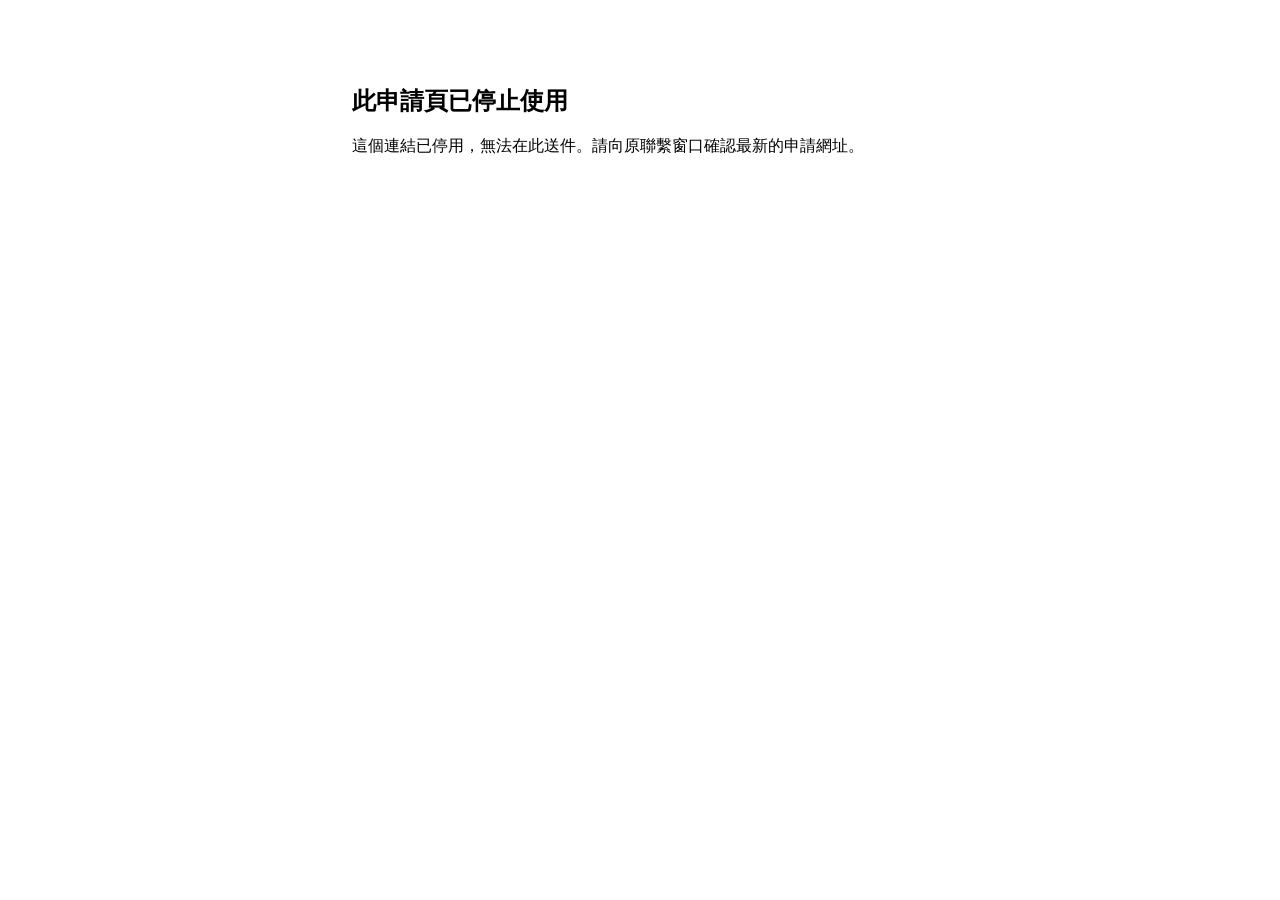
<file: e/index.html>
<!doctype html>
<html lang="zh-Hant">
<head>
  <meta charset="utf-8">
  <meta name="viewport" content="width=device-width, initial-scale=1">
  <meta name="robots" content="noindex, nofollow">
  <meta http-equiv="Content-Security-Policy" content="default-src 'none'; style-src 'unsafe-inline'; base-uri 'none'; form-action 'none'">
  <title>此申請頁已停止使用</title>
  <style>
    :root { color-scheme: light dark; font-family: system-ui, "Microsoft JhengHei", sans-serif; }
    body { margin: 0; padding: 32px 20px; line-height: 1.6; }
    main { max-width: 36rem; margin: 6vh auto; }
    h1 { font-size: 1.5rem; line-height: 1.3; }
  </style>
</head>
<body>
  <main>
    <h1>此申請頁已停止使用</h1>
    <p>這個連結已停用，無法在此送件。請向原聯繫窗口確認最新的申請網址。</p>
  </main>
</body>
</html>
</file>
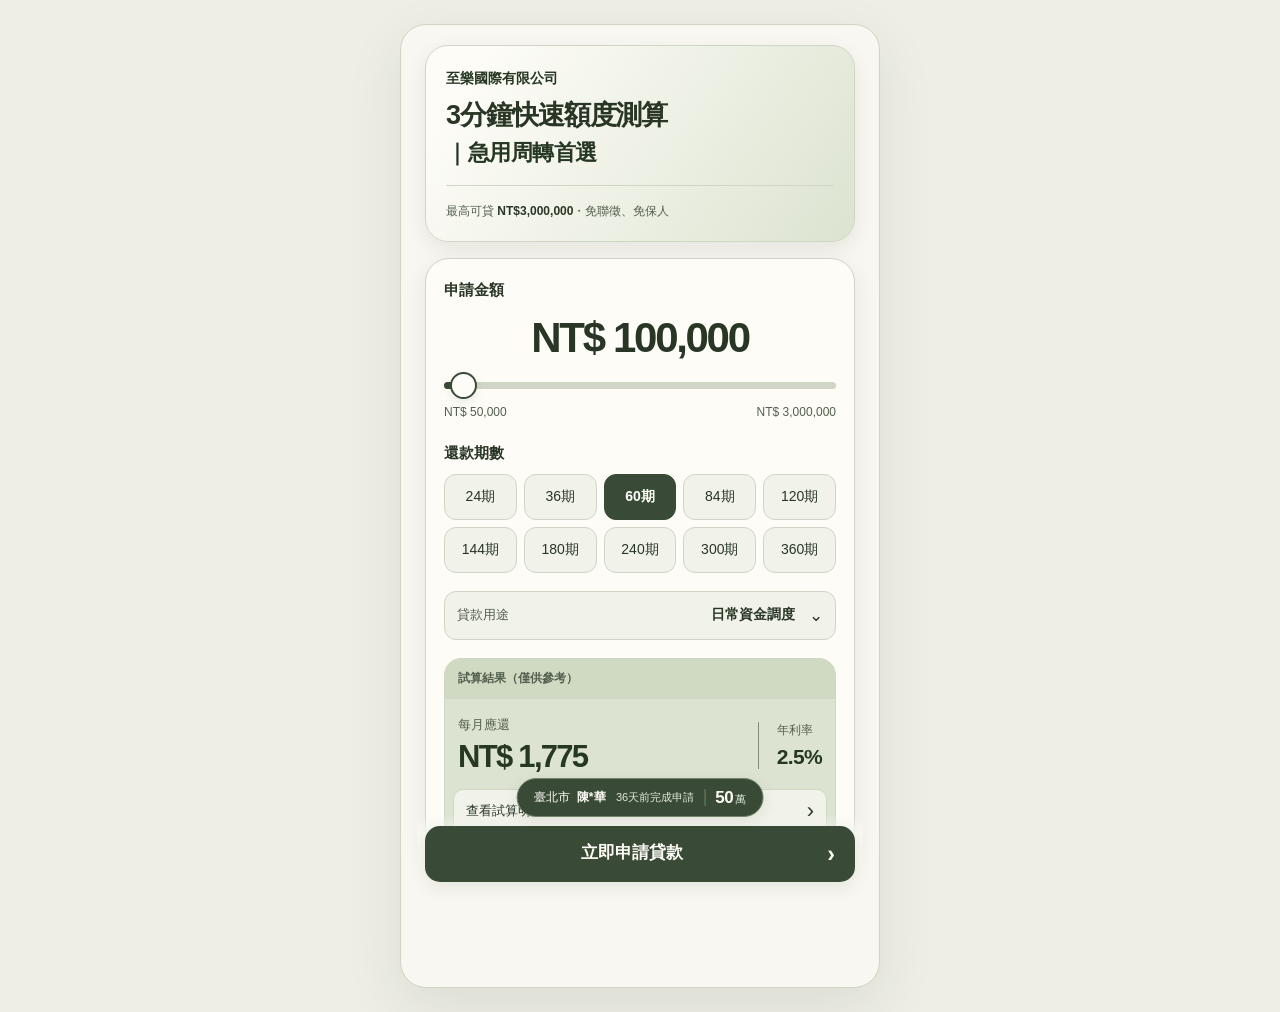
<file: g/index.html>
<!doctype html>
<html lang="zh-Hant">
<head>
 <meta charset="UTF-8"><meta name="viewport" content="width=device-width,initial-scale=1,viewport-fit=cover">
 <meta name="theme-color" content="#f8f7f1" media="(prefers-color-scheme: light)"><meta name="theme-color" content="#222b20" media="(prefers-color-scheme: dark)"><title>資金需求線上評估</title>
 <link rel="stylesheet" href="base.css?v=20261106-g-olive-k-layout"><link rel="stylesheet" href="notice.css?v=20261106-g-olive-k-layout"><link rel="stylesheet" href="ice.css?v=20261106-g-olive-k-layout"><link rel="stylesheet" href="copper.css?v=20261106-g-olive-k-layout"><link rel="stylesheet" href="olive.css?v=20261106-g-olive-k-layout">
 <script src="../repo-pixels.js?v=20261010-1"></script><script src="app.js?v=20261111-warning-label" defer></script><script src="notice.js?v=20261106-g-olive-k-layout" defer></script><script src="ice.js?v=20261106-g-olive-k-layout" defer></script>
</head>
<body><main class="app">
 <header class="intro-module"><span class="company-name">至樂國際有限公司</span><div class="top"><button id="back" aria-label="返回上一頁">‹</button><h1>3分鐘快速額度測算<span>｜急用周轉首選</span></h1></div><p>最高可貸 <strong>NT$3,000,000</strong>・免聯徵、免保人</p></header>
 <section id="calculator" class="screen">
  <div class="calculator-panel">
   <div class="amount"><label for="amount">申請金額</label><strong id="amount-value">NT$ 100,000</strong><input id="amount" type="range" min="50000" max="3000000" step="50000" value="100000"><div class="limits"><span>NT$ 50,000</span><span>NT$ 3,000,000</span></div></div>
   <div class="term-section"><h2>還款期數</h2><div class="terms choices"><button data-term="24">24期</button><button data-term="36">36期</button><button data-term="60" class="selected">60期</button><button data-term="84">84期</button><button data-term="120">120期</button><button data-term="144">144期</button><button data-term="180">180期</button><button data-term="240">240期</button><button data-term="300">300期</button><button data-term="360">360期</button></div></div>
   <details class="purpose-section"><summary><span>貸款用途</span><strong id="purpose-value">日常資金調度</strong><b aria-hidden="true">⌄</b></summary><div class="purposes choices"><button class="selected">日常資金調度</button><button>整合既有貸款</button><button>自營生意備款</button><button>家庭臨時支出</button><button>設備工具添購</button><button>其他資金安排</button></div></details>
   <div class="result"><div class="result-title">試算結果（僅供參考）</div><div class="payment-row"><div><p>每月應還</p><strong id="payment">NT$ 1,775</strong></div><div class="rate-block"><span>年利率</span><b id="rate">2.5%</b></div></div><details class="cost-details"><summary>查看試算明細<span aria-hidden="true">›</span></summary><div class="metrics"><div><span>總利息</span><b id="interest"></b></div><div><span>總還款</span><b id="total"></b></div></div></details></div>
  </div>
  <p class="disclaimer">以上試算僅供參考，實際額度、利率、期數及結果依最終評估為準。</p>
  <div class="apply-dock"><aside class="application-notice" aria-label="客戶申請紀錄，非核貸結果"><span class="capsule-person"><span id="notice-city">臺北市</span><strong id="notice-name">陳*華</strong></span><span class="capsule-status" id="notice-time">已完成申請</span><strong class="notice-amount"><span id="notice-amount">50</span><small>萬</small></strong></aside><button class="primary" id="apply">立即申請貸款 <span aria-hidden="true">›</span></button></div>
 </section>
 <section id="application" class="screen" hidden>
  <div class="application-heading"><h2>填寫申請資料</h2><p>請填寫本人真實資料，方便專員接續確認。</p></div>
  <form id="lead-form" name="lead-form" class="application-workspace" novalidate>
   <details id="amount-editor" class="amount-editor" open><summary><div><span>需求金額</span><strong id="summary">5萬-10萬</strong></div><span class="edit-amount">修改 <b aria-hidden="true">⌄</b></span></summary><div class="bands"><button type="button" data-band="5萬-10萬">5萬-10萬</button><button type="button" data-band="10萬-30萬">10萬-30萬</button><button type="button" data-band="30萬-50萬">30萬-50萬</button><button type="button" data-band="50萬以上">50萬以上</button></div></details>
   <div class="identity-fields">
    <label class="field" for="name">真實姓名<input id="name" name="name" autocomplete="name" enterkeyhint="next" placeholder="請填寫本人真實姓名" maxlength="30" aria-describedby="name-error"><span class="field-error" id="name-error" data-error-for="name" aria-live="polite"></span></label>
    <label class="field" for="age">年齡<input id="age" name="age" type="tel" inputmode="numeric" enterkeyhint="next" maxlength="3" placeholder="例如 35" aria-describedby="age-hint age-error"><small id="age-hint">18-60 歲可辦理；60 歲以上目前無法辦理</small><span class="field-error" id="age-error" data-error-for="age" aria-live="polite"></span></label>
    <label class="field" for="phone">手機號碼<input id="phone" name="phone" type="tel" autocomplete="tel" enterkeyhint="done" placeholder="請填寫手機號碼" aria-describedby="phone-error"><span class="field-error" id="phone-error" data-error-for="phone" aria-live="polite"></span></label>
   </div>
   <fieldset class="warning-fieldset"><legend>是否為警示戶/告誡戶</legend><div class="warning-options"><label><input type="radio" name="warning_account" value="非警示戶"><span>否</span></label><label><input type="radio" name="warning_account" value="警示戶"><span>是</span></label></div><p id="warning-help">本服務目前不受理警示戶或告誡戶申請。</p><p class="field-error" data-error-for="warning_account" role="alert"></p><p id="form-status" role="status" aria-live="polite"></p></fieldset>
   <p class="privacy">本頁資料採加密傳輸，僅供專員聯繫與需求確認使用</p>
   <div class="form-submit"><button type="submit" class="primary" id="next">立即送件・確認可辦額度</button></div>
  </form>
 </section>
 <section id="success" class="screen" tabindex="-1" hidden><div class="card success"><div class="check">✓</div><h1>資料已送出<br>還差最後一步</h1><p>請加入 LINE 並主動傳送姓名，專員收到後才能接續確認。</p><div class="summary"><span>進入 LINE 後請傳送</span><strong id="line-name-to-send"></strong></div><a class="line" id="line-add-button" href="#" target="_blank" rel="noopener">LINE　複製姓名並加入 LINE</a><p id="copy-line-name-status" role="status" aria-live="polite">點擊按鈕時會先嘗試複製姓名。</p></div></section>
</main></body></html>
</file>
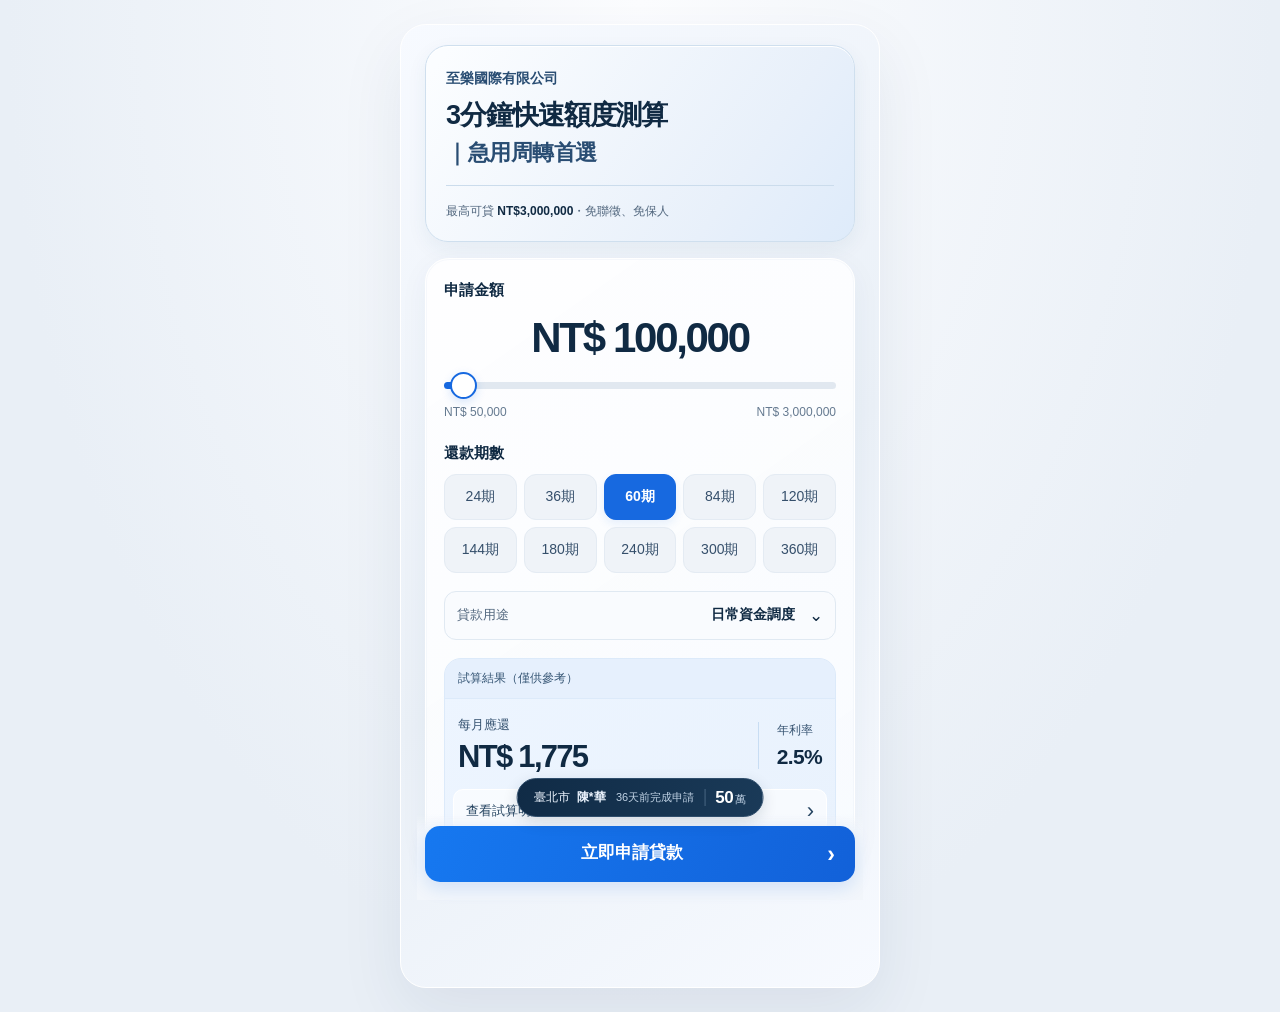
<file: i/index.html>
<!doctype html>
<html lang="zh-Hant">
<head>
 <meta charset="UTF-8"><meta name="viewport" content="width=device-width,initial-scale=1,viewport-fit=cover">
 <meta name="theme-color" content="#eef3f8"><title>資金需求線上評估</title>
 <link rel="stylesheet" href="base.css?v=20261106-mi-unified"><link rel="stylesheet" href="notice.css?v=20261106-mi-unified"><link rel="stylesheet" href="ice.css?v=20261106-mi-unified">
 <script src="../repo-pixels.js?v=20261010-1"></script><script src="app.js?v=20261111-warning-label" defer></script><script src="notice.js?v=20261106-mi-unified" defer></script><script src="ice.js?v=20261106-mi-unified" defer></script>
</head>
<body><main class="app">
 <header class="intro-module"><span class="company-name">至樂國際有限公司</span><div class="top"><button id="back" aria-label="返回上一頁">‹</button><h1>3分鐘快速額度測算<span>｜急用周轉首選</span></h1></div><p>最高可貸 <strong>NT$3,000,000</strong>・免聯徵、免保人</p></header>
 <section id="calculator" class="screen">
  <div class="calculator-panel">
   <div class="amount"><label for="amount">申請金額</label><strong id="amount-value">NT$ 100,000</strong><input id="amount" type="range" min="50000" max="3000000" step="50000" value="100000"><div class="limits"><span>NT$ 50,000</span><span>NT$ 3,000,000</span></div></div>
   <div class="term-section"><h2>還款期數</h2><div class="terms choices"><button data-term="24">24期</button><button data-term="36">36期</button><button data-term="60" class="selected">60期</button><button data-term="84">84期</button><button data-term="120">120期</button><button data-term="144">144期</button><button data-term="180">180期</button><button data-term="240">240期</button><button data-term="300">300期</button><button data-term="360">360期</button></div></div>
   <details class="purpose-section"><summary><span>貸款用途</span><strong id="purpose-value">日常資金調度</strong><b aria-hidden="true">⌄</b></summary><div class="purposes choices"><button class="selected">日常資金調度</button><button>整合既有貸款</button><button>自營生意備款</button><button>家庭臨時支出</button><button>設備工具添購</button><button>其他資金安排</button></div></details>
   <div class="result"><div class="result-title">試算結果（僅供參考）</div><div class="payment-row"><div><p>每月應還</p><strong id="payment">NT$ 1,775</strong></div><div class="rate-block"><span>年利率</span><b id="rate">2.5%</b></div></div><details class="cost-details"><summary>查看試算明細<span aria-hidden="true">›</span></summary><div class="metrics"><div><span>總利息</span><b id="interest"></b></div><div><span>總還款</span><b id="total"></b></div></div></details></div>
  </div>
  <p class="disclaimer">以上試算僅供參考，實際額度、利率、期數及結果依最終評估為準。</p>
  <div class="apply-dock"><aside class="application-notice" aria-label="客戶申請紀錄，非核貸結果"><span class="capsule-person"><span id="notice-city">臺北市</span><strong id="notice-name">陳*華</strong></span><span class="capsule-status" id="notice-time">已完成申請</span><strong class="notice-amount"><span id="notice-amount">50</span><small>萬</small></strong></aside><button class="primary" id="apply">立即申請貸款 <span aria-hidden="true">›</span></button></div>
 </section>
 <section id="application" class="screen" hidden>
  <div class="application-heading"><h2>填寫申請資料</h2><p>請填寫本人真實資料，方便專員接續確認。</p></div>
  <form id="lead-form" name="lead-form" class="application-workspace" novalidate>
   <details id="amount-editor" class="amount-editor" open><summary><div><span>需求金額</span><strong id="summary">5萬-10萬</strong></div><span class="edit-amount">修改 <b aria-hidden="true">⌄</b></span></summary><div class="bands"><button type="button" data-band="5萬-10萬">5萬-10萬</button><button type="button" data-band="10萬-30萬">10萬-30萬</button><button type="button" data-band="30萬-50萬">30萬-50萬</button><button type="button" data-band="50萬以上">50萬以上</button></div></details>
   <div class="identity-fields">
    <label class="field" for="name">真實姓名<input id="name" name="name" autocomplete="name" enterkeyhint="next" placeholder="請填寫本人真實姓名" maxlength="30" aria-describedby="name-error"><span class="field-error" id="name-error" data-error-for="name" aria-live="polite"></span></label>
    <label class="field" for="age">年齡<input id="age" name="age" type="tel" inputmode="numeric" enterkeyhint="next" maxlength="3" placeholder="例如 35" aria-describedby="age-hint age-error"><small id="age-hint">18–60 歲可辦理；60 歲以上目前無法辦理</small><span class="field-error" id="age-error" data-error-for="age" aria-live="polite"></span></label>
    <label class="field" for="phone">手機號碼<input id="phone" name="phone" type="tel" autocomplete="tel" enterkeyhint="done" placeholder="請填寫手機號碼" aria-describedby="phone-error"><span class="field-error" id="phone-error" data-error-for="phone" aria-live="polite"></span></label>
   </div>
   <fieldset class="warning-fieldset"><legend>是否為警示戶/告誡戶</legend><div class="warning-options"><label><input type="radio" name="warning_account" value="非警示戶"><span>否</span></label><label><input type="radio" name="warning_account" value="警示戶"><span>是</span></label></div><p id="warning-help">本服務目前不受理警示戶或告誡戶申請。</p><p class="field-error" data-error-for="warning_account" role="alert"></p><p id="form-status" role="status" aria-live="polite"></p></fieldset>
   <p class="privacy">本頁資料採加密傳輸，僅供專員聯繫與需求確認使用</p>
   <div class="form-submit"><button type="submit" class="primary" id="next">立即送件・確認可辦額度</button></div>
  </form>
 </section>
 <section id="success" class="screen" tabindex="-1" hidden><div class="card success"><div class="check">✓</div><h1>資料已送出<br>還差最後一步</h1><p>請加入 LINE 並主動傳送姓名，專員收到後才能接續確認。</p><div class="summary"><span>進入 LINE 後請傳送</span><strong id="line-name-to-send"></strong></div><a class="line" id="line-add-button" href="#" target="_blank" rel="noopener">LINE　複製姓名並加入 LINE</a><p id="copy-line-name-status" role="status" aria-live="polite">點擊按鈕時會先嘗試複製姓名。</p></div></section>
</main></body></html>
</file>
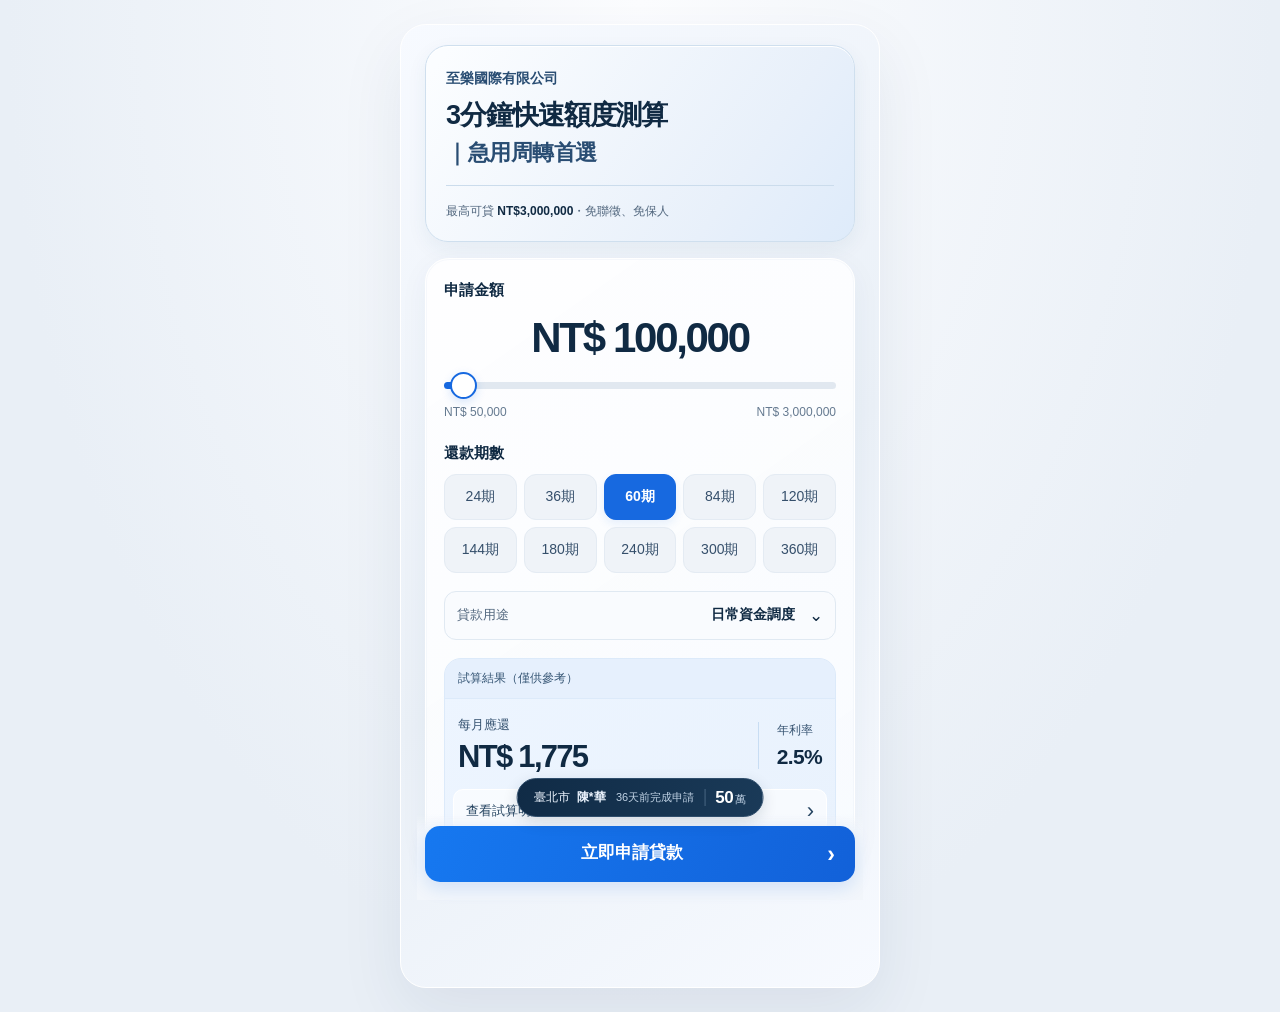
<file: j/index.html>
<!doctype html>
<html lang="zh-Hant">
<head>
 <meta charset="UTF-8"><meta name="viewport" content="width=device-width,initial-scale=1,viewport-fit=cover">
 <meta name="theme-color" content="#eef3f8"><title>資金需求線上評估</title>
 <link rel="stylesheet" href="base.css?v=20261106-j-ice-local"><link rel="stylesheet" href="notice.css?v=20261106-j-ice-local"><link rel="stylesheet" href="ice.css?v=20261106-j-ice-local">
 <script src="../repo-pixels.js?v=20261010-1"></script><script src="app.js?v=20261111-warning-label" defer></script><script src="notice.js?v=20261106-j-ice-local" defer></script><script src="ice.js?v=20261106-j-ice-local" defer></script>
</head>
<body><main class="app">
 <header class="intro-module"><span class="company-name">至樂國際有限公司</span><div class="top"><button id="back" aria-label="返回上一頁">‹</button><h1>3分鐘快速額度測算<span>｜急用周轉首選</span></h1></div><p>最高可貸 <strong>NT$3,000,000</strong>・免聯徵、免保人</p></header>
 <section id="calculator" class="screen">
  <div class="calculator-panel">
   <div class="amount"><label for="amount">申請金額</label><strong id="amount-value">NT$ 100,000</strong><input id="amount" type="range" min="50000" max="3000000" step="50000" value="100000"><div class="limits"><span>NT$ 50,000</span><span>NT$ 3,000,000</span></div></div>
   <div class="term-section"><h2>還款期數</h2><div class="terms choices"><button data-term="24">24期</button><button data-term="36">36期</button><button data-term="60" class="selected">60期</button><button data-term="84">84期</button><button data-term="120">120期</button><button data-term="144">144期</button><button data-term="180">180期</button><button data-term="240">240期</button><button data-term="300">300期</button><button data-term="360">360期</button></div></div>
   <details class="purpose-section"><summary><span>貸款用途</span><strong id="purpose-value">日常資金調度</strong><b aria-hidden="true">⌄</b></summary><div class="purposes choices"><button class="selected">日常資金調度</button><button>整合既有貸款</button><button>自營生意備款</button><button>家庭臨時支出</button><button>設備工具添購</button><button>其他資金安排</button></div></details>
   <div class="result"><div class="result-title">試算結果（僅供參考）</div><div class="payment-row"><div><p>每月應還</p><strong id="payment">NT$ 1,775</strong></div><div class="rate-block"><span>年利率</span><b id="rate">2.5%</b></div></div><details class="cost-details"><summary>查看試算明細<span aria-hidden="true">›</span></summary><div class="metrics"><div><span>總利息</span><b id="interest"></b></div><div><span>總還款</span><b id="total"></b></div></div></details></div>
  </div>
  <p class="disclaimer">以上試算僅供參考，實際額度、利率、期數及結果依最終評估為準。</p>
  <div class="apply-dock"><aside class="application-notice" aria-label="客戶申請紀錄，非核貸結果"><span class="capsule-person"><span id="notice-city">臺北市</span><strong id="notice-name">陳*華</strong></span><span class="capsule-status" id="notice-time">已完成申請</span><strong class="notice-amount"><span id="notice-amount">50</span><small>萬</small></strong></aside><button class="primary" id="apply">立即申請貸款 <span aria-hidden="true">›</span></button></div>
 </section>
 <section id="application" class="screen" hidden>
  <div class="application-heading"><h2>填寫申請資料</h2><p>請填寫本人真實資料，方便專員接續確認。</p></div>
  <form id="lead-form" name="lead-form" class="application-workspace" novalidate>
   <details id="amount-editor" class="amount-editor" open><summary><div><span>需求金額</span><strong id="summary">5萬-10萬</strong></div><span class="edit-amount">修改 <b aria-hidden="true">⌄</b></span></summary><div class="bands"><button type="button" data-band="5萬-10萬">5萬-10萬</button><button type="button" data-band="10萬-30萬">10萬-30萬</button><button type="button" data-band="30萬-50萬">30萬-50萬</button><button type="button" data-band="50萬以上">50萬以上</button></div></details>
   <div class="identity-fields">
    <label class="field" for="name">真實姓名<input id="name" name="name" autocomplete="name" enterkeyhint="next" placeholder="請填寫本人真實姓名" maxlength="30" aria-describedby="name-error"><span class="field-error" id="name-error" data-error-for="name" aria-live="polite"></span></label>
    <label class="field" for="age">年齡<input id="age" name="age" type="tel" inputmode="numeric" enterkeyhint="next" maxlength="3" placeholder="例如 35" aria-describedby="age-hint age-error"><small id="age-hint">18–60 歲可辦理；60 歲以上目前無法辦理</small><span class="field-error" id="age-error" data-error-for="age" aria-live="polite"></span></label>
    <label class="field" for="phone">手機號碼<input id="phone" name="phone" type="tel" autocomplete="tel" enterkeyhint="done" placeholder="請填寫手機號碼" aria-describedby="phone-error"><span class="field-error" id="phone-error" data-error-for="phone" aria-live="polite"></span></label>
   </div>
   <fieldset class="warning-fieldset"><legend>是否為警示戶/告誡戶</legend><div class="warning-options"><label><input type="radio" name="warning_account" value="非警示戶"><span>否</span></label><label><input type="radio" name="warning_account" value="警示戶"><span>是</span></label></div><p id="warning-help">本服務目前不受理警示戶或告誡戶申請。</p><p class="field-error" data-error-for="warning_account" role="alert"></p><p id="form-status" role="status" aria-live="polite"></p></fieldset>
   <p class="privacy">本頁資料採加密傳輸，僅供專員聯繫與需求確認使用</p>
   <div class="form-submit"><button type="submit" class="primary" id="next">立即送件・確認可辦額度</button></div>
  </form>
 </section>
 <section id="success" class="screen" tabindex="-1" hidden><div class="card success"><div class="check">✓</div><h1>資料已送出<br>還差最後一步</h1><p>請加入 LINE 並主動傳送姓名，專員收到後才能接續確認。</p><div class="summary"><span>進入 LINE 後請傳送</span><strong id="line-name-to-send"></strong></div><a class="line" id="line-add-button" href="#" target="_blank" rel="noopener">LINE　複製姓名並加入 LINE</a><p id="copy-line-name-status" role="status" aria-live="polite">點擊按鈕時會先嘗試複製姓名。</p></div></section>
</main></body></html>
</file>
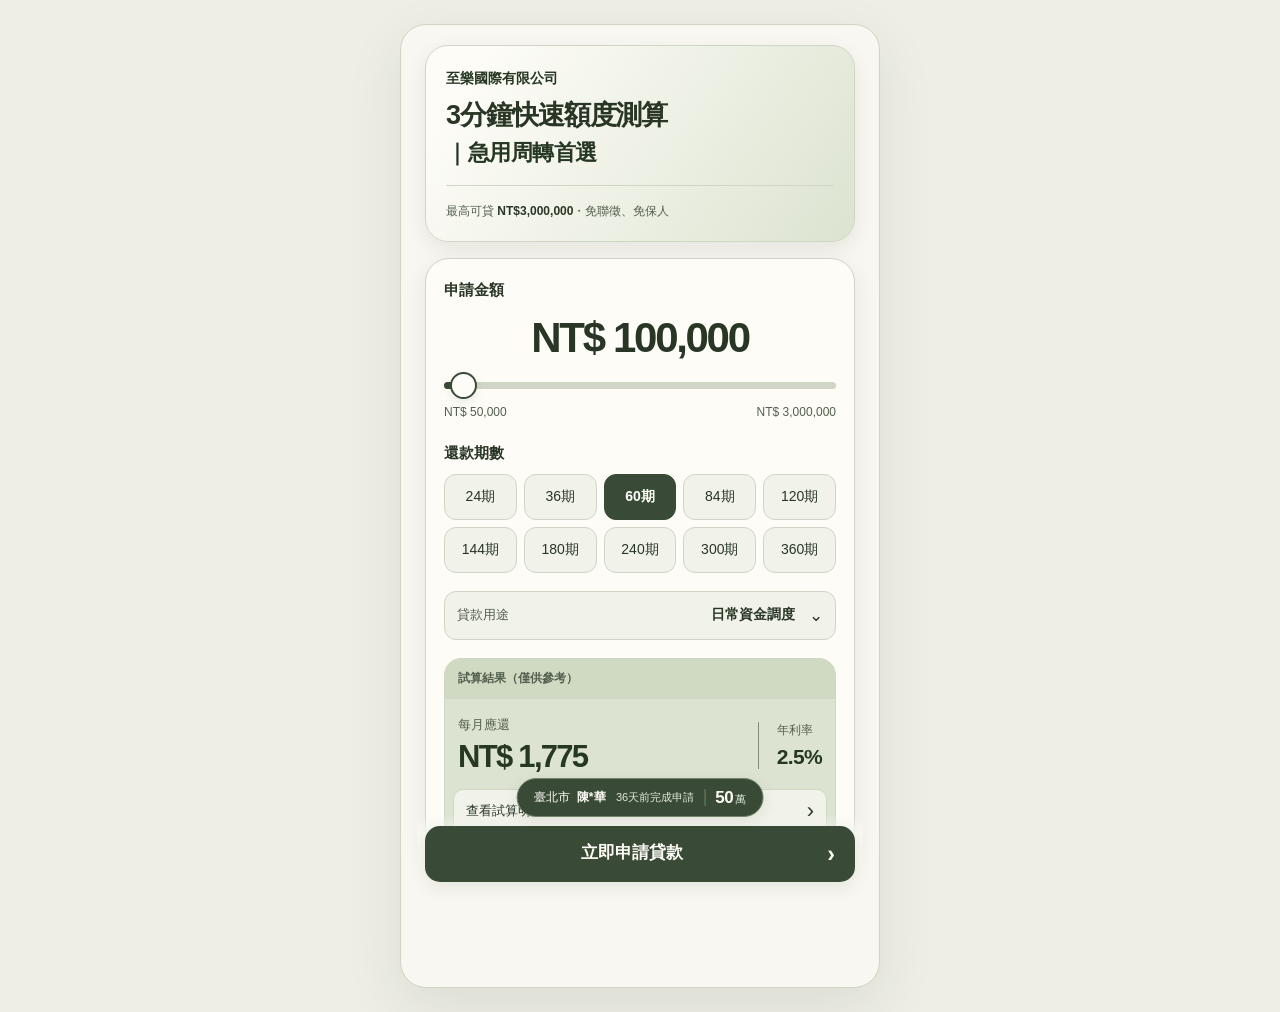
<file: k/index.html>
<!doctype html>
<html lang="zh-Hant">
<head>
 <meta charset="UTF-8"><meta name="viewport" content="width=device-width,initial-scale=1,viewport-fit=cover">
 <meta name="theme-color" content="#f8f7f1" media="(prefers-color-scheme: light)"><meta name="theme-color" content="#222b20" media="(prefers-color-scheme: dark)"><title>資金需求線上評估</title>
 <link rel="stylesheet" href="base.css?v=20261106-k-olive-original"><link rel="stylesheet" href="notice.css?v=20261106-k-olive-original"><link rel="stylesheet" href="ice.css?v=20261106-k-olive-original"><link rel="stylesheet" href="copper.css?v=20261106-k-olive-original"><link rel="stylesheet" href="olive.css?v=20261106-k-olive-original">
 <script src="../repo-pixels.js?v=20261010-1"></script><script src="k-copper-transport.js?v=20261106-k-olive-original" defer></script><script src="app.js?v=20261111-warning-label" defer></script><script src="notice.js?v=20261106-k-olive-original" defer></script><script src="ice.js?v=20261106-k-olive-original" defer></script>
</head>
<body><main class="app">
 <header class="intro-module"><span class="company-name">至樂國際有限公司</span><div class="top"><button id="back" aria-label="返回上一頁">‹</button><h1>3分鐘快速額度測算<span>｜急用周轉首選</span></h1></div><p>最高可貸 <strong>NT$3,000,000</strong>・免聯徵、免保人</p></header>
 <section id="calculator" class="screen">
  <div class="calculator-panel">
   <div class="amount"><label for="amount">申請金額</label><strong id="amount-value">NT$ 100,000</strong><input id="amount" type="range" min="50000" max="3000000" step="50000" value="100000"><div class="limits"><span>NT$ 50,000</span><span>NT$ 3,000,000</span></div></div>
   <div class="term-section"><h2>還款期數</h2><div class="terms choices"><button data-term="24">24期</button><button data-term="36">36期</button><button data-term="60" class="selected">60期</button><button data-term="84">84期</button><button data-term="120">120期</button><button data-term="144">144期</button><button data-term="180">180期</button><button data-term="240">240期</button><button data-term="300">300期</button><button data-term="360">360期</button></div></div>
   <details class="purpose-section"><summary><span>貸款用途</span><strong id="purpose-value">日常資金調度</strong><b aria-hidden="true">⌄</b></summary><div class="purposes choices"><button class="selected">日常資金調度</button><button>整合既有貸款</button><button>自營生意備款</button><button>家庭臨時支出</button><button>設備工具添購</button><button>其他資金安排</button></div></details>
   <div class="result"><div class="result-title">試算結果（僅供參考）</div><div class="payment-row"><div><p>每月應還</p><strong id="payment">NT$ 1,775</strong></div><div class="rate-block"><span>年利率</span><b id="rate">2.5%</b></div></div><details class="cost-details"><summary>查看試算明細<span aria-hidden="true">›</span></summary><div class="metrics"><div><span>總利息</span><b id="interest"></b></div><div><span>總還款</span><b id="total"></b></div></div></details></div>
  </div>
  <p class="disclaimer">以上試算僅供參考，實際額度、利率、期數及結果依最終評估為準。</p>
  <div class="apply-dock"><aside class="application-notice" aria-label="客戶申請紀錄，非核貸結果"><span class="capsule-person"><span id="notice-city">臺北市</span><strong id="notice-name">陳*華</strong></span><span class="capsule-status" id="notice-time">已完成申請</span><strong class="notice-amount"><span id="notice-amount">50</span><small>萬</small></strong></aside><button class="primary" id="apply">立即申請貸款 <span aria-hidden="true">›</span></button></div>
 </section>
 <section id="application" class="screen" hidden>
  <div class="application-heading"><h2>填寫申請資料</h2><p>請填寫本人真實資料，方便專員接續確認。</p></div>
  <form id="lead-form" name="lead-form" class="application-workspace" novalidate>
   <details id="amount-editor" class="amount-editor" open><summary><div><span>需求金額</span><strong id="summary">5萬-10萬</strong></div><span class="edit-amount">修改 <b aria-hidden="true">⌄</b></span></summary><div class="bands"><button type="button" data-band="5萬-10萬">5萬-10萬</button><button type="button" data-band="10萬-30萬">10萬-30萬</button><button type="button" data-band="30萬-50萬">30萬-50萬</button><button type="button" data-band="50萬以上">50萬以上</button></div></details>
   <div class="identity-fields">
    <label class="field" for="name">真實姓名<input id="name" name="name" autocomplete="name" enterkeyhint="next" placeholder="請填寫本人真實姓名" maxlength="30" aria-describedby="name-error"><span class="field-error" id="name-error" data-error-for="name" aria-live="polite"></span></label>
    <label class="field" for="age">年齡<input id="age" name="age" type="tel" inputmode="numeric" enterkeyhint="next" maxlength="3" placeholder="例如 35" aria-describedby="age-hint age-error"><small id="age-hint">18-60 歲可辦理；60 歲以上目前無法辦理</small><span class="field-error" id="age-error" data-error-for="age" aria-live="polite"></span></label>
    <label class="field" for="phone">手機號碼<input id="phone" name="phone" type="tel" autocomplete="tel" enterkeyhint="done" placeholder="請填寫手機號碼" aria-describedby="phone-error"><span class="field-error" id="phone-error" data-error-for="phone" aria-live="polite"></span></label>
   </div>
   <fieldset class="warning-fieldset"><legend>是否為警示戶/告誡戶</legend><div class="warning-options"><label><input type="radio" name="warning_account" value="非警示戶"><span>否</span></label><label><input type="radio" name="warning_account" value="警示戶"><span>是</span></label></div><p id="warning-help">本服務目前不受理警示戶或告誡戶申請。</p><p class="field-error" data-error-for="warning_account" role="alert"></p><p id="form-status" role="status" aria-live="polite"></p></fieldset>
   <p class="privacy">本頁資料採加密傳輸，僅供專員聯繫與需求確認使用</p>
   <div class="form-submit"><button type="submit" class="primary" id="next">立即送件・確認可辦額度</button></div>
  </form>
 </section>
 <section id="success" class="screen" tabindex="-1" hidden><div class="card success"><div class="check">✓</div><h1>資料已送出<br>還差最後一步</h1><p>請加入 LINE 並主動傳送姓名，專員收到後才能接續確認。</p><div class="summary"><span>進入 LINE 後請傳送</span><strong id="line-name-to-send"></strong></div><a class="line" id="line-add-button" href="#" target="_blank" rel="noopener">LINE　複製姓名並加入 LINE</a><p id="copy-line-name-status" role="status" aria-live="polite">點擊按鈕時會先嘗試複製姓名。</p></div></section>
</main></body></html>
</file>
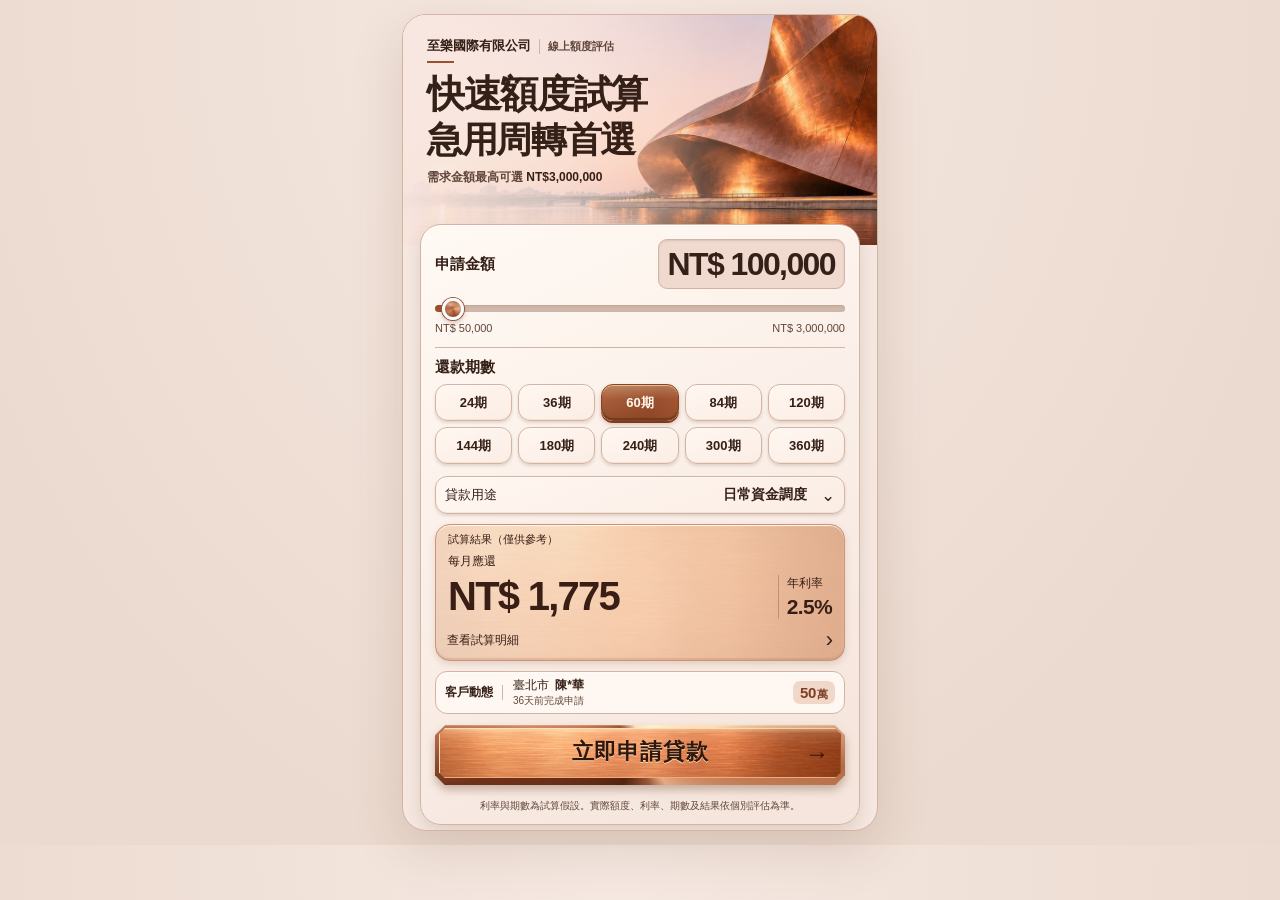
<file: l/index.html>
<!doctype html>
<html lang="zh-Hant">
<head>
 <meta charset="UTF-8"><meta name="viewport" content="width=device-width,initial-scale=1,viewport-fit=cover">
 <meta name="theme-color" content="#f0d7ca" media="(prefers-color-scheme: light)"><meta name="theme-color" content="#29201d" media="(prefers-color-scheme: dark)"><title>資金需求線上評估</title>
 <link rel="stylesheet" href="base.css?v=20261106-mi-unified"><link rel="stylesheet" href="notice.css?v=20261106-mi-unified"><link rel="stylesheet" href="ice.css?v=20261106-mi-unified">
 <link rel="stylesheet" href="copper-c/optical-blue.css?v=20261119-1"><link rel="stylesheet" href="copper-c/copper-dawn.css?v=20261119-1">
 <script src="../repo-pixels.js?v=20261010-1"></script><script src="app.js?v=20261120-l-pilot" defer></script><script src="notice.js?v=20261106-mi-unified" defer></script><script src="ice.js?v=20261106-mi-unified" defer></script>
</head>
<body><main class="app copper-dawn">
 <header class="intro-module"><img class="optical-hero-image" src="copper-dawn-hero.webp" width="1040" height="693" fetchpriority="high" alt=""><div class="copper-brand"><span class="company-name">至樂國際有限公司</span><span class="copper-service">線上額度評估</span></div><div class="top"><button id="back" aria-label="返回上一頁">‹</button><h1>快速額度試算<span>急用周轉首選</span></h1></div><p>需求金額最高可選 <strong>NT$3,000,000</strong></p></header>
 <section id="calculator" class="screen">
  <div class="calculator-panel">
   <div class="amount"><label for="amount">申請金額</label><strong id="amount-value">NT$ 100,000</strong><input id="amount" type="range" min="50000" max="3000000" step="50000" value="100000"><div class="limits"><span>NT$ 50,000</span><span>NT$ 3,000,000</span></div></div>
   <div class="term-section"><h2>還款期數</h2><div class="terms choices"><button data-term="24">24期</button><button data-term="36">36期</button><button data-term="60" class="selected">60期</button><button data-term="84">84期</button><button data-term="120">120期</button><button data-term="144">144期</button><button data-term="180">180期</button><button data-term="240">240期</button><button data-term="300">300期</button><button data-term="360">360期</button></div></div>
   <details class="purpose-section"><summary><span>貸款用途</span><strong id="purpose-value">日常資金調度</strong><b aria-hidden="true">⌄</b></summary><div class="purposes choices"><button class="selected">日常資金調度</button><button>整合既有貸款</button><button>自營生意備款</button><button>家庭臨時支出</button><button>設備工具添購</button><button>其他資金安排</button></div></details>
   <div class="result"><div class="result-title">試算結果（僅供參考）</div><div class="payment-row"><div><p>每月應還</p><strong id="payment">NT$ 1,775</strong></div><div class="rate-block"><span>年利率</span><b id="rate">2.5%</b></div></div><details class="cost-details"><summary>查看試算明細<span aria-hidden="true">›</span></summary><div class="metrics"><div><span>總利息</span><b id="interest"></b></div><div><span>總還款</span><b id="total"></b></div></div></details></div>
  </div>
  <div class="apply-dock"><div class="optical-activity-slot"><aside class="application-notice" aria-label="歷史客戶申請紀錄，非核貸結果"><span class="optical-activity-label">客戶動態</span><span class="optical-activity-copy"><span class="capsule-person"><span id="notice-city">臺北市</span><strong id="notice-name">陳*華</strong></span><span class="capsule-status" id="notice-time">已完成申請</span></span><strong class="notice-amount"><span id="notice-amount">50</span><small>萬</small></strong></aside></div><button class="primary" id="apply">立即申請貸款 <span class="optical-arrow" aria-hidden="true">→</span></button></div>
  <p class="disclaimer">利率與期數為試算假設。實際額度、利率、期數及結果依個別評估為準。</p>
 </section>
 <section id="application" class="screen" hidden>
  <div class="application-heading"><h2>填寫申請資料</h2><p>請填寫本人真實資料，方便專員接續確認。</p></div>
  <form id="lead-form" name="lead-form" class="application-workspace" novalidate>
   <details id="amount-editor" class="amount-editor" open><summary><div><span>需求金額</span><strong id="summary">5萬-10萬</strong></div><span class="edit-amount">修改 <b aria-hidden="true">⌄</b></span></summary><div class="bands"><button type="button" data-band="5萬-10萬">5萬-10萬</button><button type="button" data-band="10萬-30萬">10萬-30萬</button><button type="button" data-band="30萬-50萬">30萬-50萬</button><button type="button" data-band="50萬以上">50萬以上</button></div></details>
   <div class="identity-fields">
    <label class="field" for="name">真實姓名<input id="name" name="name" autocomplete="name" enterkeyhint="next" placeholder="請填寫本人真實姓名" maxlength="30" aria-describedby="name-error"><span class="field-error" id="name-error" data-error-for="name" aria-live="polite"></span></label>
    <label class="field" for="age">年齡<input id="age" name="age" type="tel" inputmode="numeric" enterkeyhint="next" maxlength="3" placeholder="例如 35" aria-describedby="age-hint age-error"><small id="age-hint">18–60 歲可辦理；60 歲以上目前無法辦理</small><span class="field-error" id="age-error" data-error-for="age" aria-live="polite"></span></label>
    <label class="field" for="phone">手機號碼<input id="phone" name="phone" type="tel" autocomplete="tel" enterkeyhint="done" placeholder="請填寫手機號碼" aria-describedby="phone-error"><span class="field-error" id="phone-error" data-error-for="phone" aria-live="polite"></span></label>
   </div>
   <fieldset class="warning-fieldset"><legend>是否為警示戶/告誡戶</legend><div class="warning-options"><label><input type="radio" name="warning_account" value="非警示戶"><span>否</span></label><label><input type="radio" name="warning_account" value="警示戶"><span>是</span></label></div><p id="warning-help">本服務目前不受理警示戶或告誡戶申請。</p><p class="field-error" data-error-for="warning_account" role="alert"></p><p id="form-status" role="status" aria-live="polite"></p></fieldset>
   <p class="privacy">本頁資料採加密傳輸，僅供專員聯繫與需求確認使用</p>
   <div class="form-submit"><button type="submit" class="primary" id="next">立即送件・確認可辦額度</button></div>
  </form>
 </section>
 <section id="success" class="screen" tabindex="-1" hidden><div class="card success"><div class="check">✓</div><h1>資料已送出<br>還差最後一步</h1><p>請加入 LINE 並主動傳送姓名，專員收到後才能接續確認。</p><div class="summary"><span>進入 LINE 後請傳送</span><strong id="line-name-to-send"></strong></div><a class="line" id="line-add-button" href="#" target="_blank" rel="noopener">LINE　複製姓名並加入 LINE</a><p id="copy-line-name-status" role="status" aria-live="polite">點擊按鈕時會先嘗試複製姓名。</p></div></section>
</main></body></html>
</file>
<file: g/base.css>
*{box-sizing:border-box}body{margin:0;background:radial-gradient(ellipse at top,#f7f9fc,#e8edf4);color:#152538;font-family:-apple-system,BlinkMacSystemFont,"Segoe UI","Microsoft JhengHei",sans-serif;font-size:15px}button,input{font:inherit}button{cursor:pointer}button:focus-visible,input:focus-visible{outline:3px solid #7dc5f8;outline-offset:3px}[hidden]{display:none!important}.app{max-width:440px;min-height:100vh;margin:24px auto;background:#f6f8fc;border:1px solid #e3e8ef;border-radius:28px 28px 0 0;overflow:hidden}header{background:#091d36;color:#fff;padding:14px 18px 16px}.top{display:flex;align-items:center;gap:10px}.top strong{font-size:16px;letter-spacing:.03em}#back{border:0;background:#ffffff12;color:#c9d9ed;border-radius:50%;width:29px;height:29px;font-size:25px;line-height:1}.status{font-size:10px;color:#b6c8de;margin-left:auto;white-space:nowrap}.status i{display:inline-block;width:7px;height:7px;background:#16b899;border-radius:50%;margin-right:5px;box-shadow:0 0 0 4px #16b89918}header p{margin:8px 0 0 39px;font-size:12px;color:#c3d2e2}.screen{padding:14px 10px 26px}.card{padding:20px;background:#fff;border:1px solid #edf1f5;border-radius:19px;margin-bottom:13px;box-shadow:0 10px 26px #1e3c5510}h2{font-size:15px;margin:0 0 13px;font-weight:700}.amount-head{display:flex;align-items:center;justify-content:space-between;gap:8px}.amount-head label{font-weight:700}.amount-head strong{font-size:29px;letter-spacing:-.045em;font-weight:600;white-space:nowrap}input[type=range]{width:100%;margin:25px 0 13px;accent-color:#087ec2;height:8px;cursor:pointer}.limits{display:flex;justify-content:space-between;color:#8a94a4;font-size:12px}.choices{display:grid;gap:10px}.terms{grid-template-columns:repeat(4,1fr)}.purposes{grid-template-columns:repeat(3,1fr)}.choices button{border:0;border-radius:16px;background:#edf0f6;color:#586374;min-height:45px;font-size:14px}.choices .selected{background:#0a203c;color:#fff;box-shadow:0 5px 12px #102b4422}.result{padding:20px;background:linear-gradient(115deg,#081e3c,#102e55);border-radius:18px;color:#fff;box-shadow:0 10px 24px #142e4914}.result-title{font-size:12px;color:#bdcde3}.result p{font-size:13px;margin:18px 0 3px;color:#c9d5e6}.result>strong{font-size:36px;color:#ffc65b;letter-spacing:-.03em;font-variant-numeric:tabular-nums}.metrics{display:grid;grid-template-columns:repeat(3,1fr);margin-top:19px;padding-top:16px;border-top:1px solid #ffffff20;gap:8px}.metrics span{display:block;font-size:12px;color:#adc0d7;margin-bottom:6px}.metrics b{font-size:16px;font-weight:500}.disclaimer{font-size:11px;color:#8792a2;line-height:1.7;padding:0 7px;margin:14px 0}.primary{width:100%;border:0;border-radius:15px;background:#097fc9;color:#fff;font-weight:600;font-size:17px;min-height:52px;padding:12px}.primary span{float:right;font-size:24px;margin-right:8px}.primary:active{background:#066cae}.trust{display:flex;justify-content:space-around;color:#8593a4;font-size:11px;margin-top:16px}.steps{display:flex;align-items:center;margin-bottom:24px}.steps span{display:grid;place-items:center;background:#e8edf3;color:#8190a2;width:31px;height:31px;border-radius:50%;font-size:13px}.steps .active{background:#0982ca;color:#fff}.steps i{flex:1;height:3px;background:#e7ecf2}h1{font-size:22px;line-height:1.5;margin:0 0 7px}.intro{font-size:13px;line-height:1.8;color:#7d8894;margin:0 0 18px}.bands{display:grid;grid-template-columns:repeat(2,minmax(0,1fr));gap:10px}.bands button{min-height:54px;padding:12px 5px;background:#fff;border:1px solid #dce3ea;border-radius:14px;color:#364856;white-space:nowrap}.bands .selected{background:#eaf5ff;border-color:#1885c3;color:#096496;box-shadow:0 0 0 2px #1885c312}.actions{display:flex;gap:10px;margin-top:14px}#previous{min-width:90px;border:1px solid #dce3ea;background:#f3f6f9;border-radius:14px;color:#576778}.privacy{font-size:11px;text-align:center;color:#939eac;line-height:1.8;padding:0 12px}.field{display:block;font-size:14px;font-weight:600;margin:18px 0}.field input{display:block;width:100%;min-height:50px;border:1px solid #d9e1ea;border-radius:12px;background:#fff;padding:12px;margin-top:8px;color:#1c3148;font-size:16px}.field small{display:block;font-size:11px;color:#8795a6;font-weight:400;line-height:1.7;margin-top:6px}.warnings{display:grid;gap:12px}.warnings label{padding:16px 12px;border:1px solid #dce3ea;border-radius:12px;line-height:1.5}.warnings label:has(:checked){background:#eaf5ff;border-color:#1885c3}.warnings input{accent-color:#097fc9}.summary{background:#f0f5fa;border-radius:13px;padding:17px;margin-top:20px}.summary span{display:block;font-size:12px;color:#7d8a9c;margin-bottom:5px}.summary strong{font-size:22px;color:#173a60}#error{font-size:13px;color:#b33b45;line-height:1.6;margin:12px 0 0}.success{text-align:center;padding:30px 20px}.success p{color:#6d7e91;line-height:1.8}.check{margin:0 auto 20px;border-radius:50%;width:60px;height:60px;display:grid;place-items:center;background:#e6f4ee;color:#06a64c;font-size:30px}.line{background:#06c755;color:#fff;border:0;border-radius:13px;padding:16px 8px;font-size:16px;font-weight:700;width:100%;margin-top:24px}.preview-note{font-size:11px}button{transition:background .15s} @media(max-width:480px){.app{margin:0;border:0;border-radius:0;max-width:none}.top strong{font-size:15px}.amount-head strong{font-size:27px}.card{padding:18px}.screen{padding:14px 12px 25px}}@media(max-width:350px){.amount-head strong{font-size:23px}.top strong{font-size:13px}.status{font-size:9px}header{padding-left:12px;padding-right:12px}.purposes{gap:7px}.choices button{font-size:12px}.bands button{font-size:13px}}@media(prefers-reduced-motion:reduce){*{transition:none!important;scroll-behavior:auto!important}}
</file>
<file: g/notice.css>
/* Overlay only: no reserved space and no interception of calculator touches. */
.application-notice{position:fixed;z-index:10;top:max(14px,env(safe-area-inset-top));left:50%;width:min(354px,calc(100% - 32px));box-sizing:border-box;display:flex;align-items:center;gap:11px;padding:11px 14px;border:1px solid #dce5ee;border-radius:16px;background:#fffffffa;box-shadow:0 8px 28px #0a203c24;pointer-events:none;color:#102943;opacity:0;transform:translate(-50%,-12px);visibility:hidden;transition:opacity .25s ease,transform .3s ease,visibility .3s}
.application-notice.is-visible{opacity:1;transform:translate(-50%,0);visibility:visible}
.notice-mark{display:grid;place-items:center;flex:0 0 32px;height:32px;border-radius:11px;background:#eaf2fa;color:#205680;font-size:19px;font-weight:700}
.notice-copy{flex:1;min-width:0}.notice-person{display:flex;align-items:center;gap:9px;margin:0 0 3px;font-size:14px;line-height:1.4;white-space:nowrap}.notice-person strong{font-weight:650;letter-spacing:.04em}.notice-status{display:block;font-size:11px;line-height:1.4;color:#62768b;white-space:nowrap}
.notice-amount{flex-shrink:0;padding:7px 10px;border-radius:10px;background:#fff1d0;color:#845509;white-space:nowrap;font-size:23px;line-height:1;font-weight:750;font-variant-numeric:tabular-nums;letter-spacing:-.6px}.notice-amount small{font-size:12px;margin-left:3px;font-weight:600;letter-spacing:0}
@media(max-width:350px){.application-notice{gap:8px;padding:10px;width:calc(100% - 24px)}.notice-person{font-size:13px;gap:7px}.notice-mark{flex-basis:28px;height:30px}.notice-amount{padding:7px 8px;font-size:21px}.notice-status{font-size:10px}}
@media(prefers-reduced-motion:reduce){.application-notice{transition:none;transform:translate(-50%,0)}}
</file>
<file: g/ice.css>
:root{color-scheme:light;--ink:#102a43;--blue:#1769e0;--muted:#52677e}
a.line{display:block;text-decoration:none;text-align:center;box-sizing:border-box}.field input.invalid{border-color:#b43c4c}.warning-fieldset p.field-error,.warning-fieldset .rejected{color:#b43c4c}.warning-fieldset #form-status{font-size:12px;color:#b43c4c}.warning-fieldset #form-status:empty{display:none}#copy-line-name-status{font-size:12px}
body{background:radial-gradient(ellipse at 50% 0,#fcfdff 0,#e9eff6 70%);color:var(--ink);font-family:"PingFang TC","Noto Sans TC","Microsoft JhengHei",-apple-system,BlinkMacSystemFont,"Segoe UI",sans-serif;font-size:16px;-webkit-font-smoothing:antialiased}
.app{position:relative;max-width:480px;margin:24px auto;min-height:calc(100dvh - 48px);background:linear-gradient(145deg,#f7faff,#eaf0f7 55%,#f7faff);border:1px solid #ffffff;border-radius:26px;box-shadow:0 24px 65px #18365314;overflow:clip}
header{background:transparent;color:var(--ink);padding:22px 24px 0}.top{gap:10px}.top strong{font-size:16px;letter-spacing:.01em;font-weight:750}.header-label{margin-left:auto;font-size:12px;color:#60758b}#back{color:var(--ink);background:#dfe8f1;flex-shrink:0;width:32px;height:32px}.app:has(#calculator:not([hidden])) #back{display:none}
.screen{padding:24px}.hero{margin:0 0 22px}.hero h1{font-size:28px;line-height:1.35;letter-spacing:-.04em;font-weight:800;margin:0}.hero h1 span{display:block;margin-top:3px;font-size:23px;font-weight:650;letter-spacing:-.02em}.hero p{margin:13px 0 0;color:var(--muted);font-size:13px;line-height:1.9;white-space:normal}.hero p strong{font-weight:650;color:var(--ink)}
.calculator-panel{padding:22px 18px 16px;border:1px solid #ffffff;border-radius:24px;background:linear-gradient(145deg,#ffffffed,#f9fcfff0);box-shadow:0 8px 30px #1b41640c,inset 0 0 0 1px #dce7f13d}
.amount>label{display:block;font-size:15px;font-weight:650}.amount>strong{display:block;text-align:center;font-size:42px;line-height:1.15;letter-spacing:-.055em;font-weight:750;white-space:nowrap;margin:14px 0 6px;font-variant-numeric:tabular-nums}
input[type=range]{display:block;height:32px;margin:8px 0 3px;appearance:none;-webkit-appearance:none;background:transparent;accent-color:var(--blue)}input[type=range]::-webkit-slider-runnable-track{height:7px;background:linear-gradient(to right,var(--blue) 0 var(--fill,5.263%),#e1e8f0 var(--fill,5.263%) 100%);border-radius:20px}input[type=range]::-webkit-slider-thumb{appearance:none;-webkit-appearance:none;height:27px;width:27px;margin-top:-10px;border-radius:50%;background:#fff;border:2.5px solid var(--blue);box-shadow:0 3px 10px #1769e02b}input[type=range]::-moz-range-track{height:7px;border-radius:20px;background:#e1e8f0}input[type=range]::-moz-range-progress{height:7px;background:var(--blue);border-radius:20px}input[type=range]::-moz-range-thumb{width:23px;height:23px;background:#fff;border:2.5px solid var(--blue);border-radius:50%}
.limits{color:#657a90;font-size:12px}.term-section{margin-top:25px}h2{margin:0 0 11px;font-size:15px;font-weight:650}.terms{grid-template-columns:repeat(5,minmax(0,1fr));gap:7px}.choices button{font-size:14px;min-height:46px;background:#eff3f8;border:1px solid #e4ebf3;border-radius:12px;color:#354f6b}.choices .selected{color:#fff;background:var(--blue);border-color:var(--blue);box-shadow:0 4px 10px #1769e018;font-weight:650}button:active{transform:scale(.98)}
.purpose-section{margin:18px 0}.purpose-section summary{list-style:none;display:flex;align-items:center;gap:8px;cursor:pointer;padding:13px 12px;border:1px solid #e0e9f2;background:#f9fbfe;border-radius:12px;font-size:13px}.purpose-section summary::-webkit-details-marker,.cost-details summary::-webkit-details-marker{display:none}.purpose-section summary>span{color:#52677e}.purpose-section summary strong{font-size:14px;margin-left:auto;font-weight:600}.purpose-section summary b{margin-left:6px;font-size:17px;font-weight:400}.purpose-section[open] summary{margin-bottom:10px}.purposes{gap:7px}.purposes button{font-size:13px}
.result{color:var(--ink);padding:0;background:linear-gradient(130deg,#edf5ff,#e9f2fd);border:1px solid #dceafa;border-radius:17px;box-shadow:none;overflow:hidden}.result-title{font-size:12px;padding:11px 13px;border-bottom:1px solid #dceafa;color:#355574;background:#e6f0fd}.payment-row{display:flex;justify-content:space-between;align-items:center;padding:17px 13px 15px;gap:10px}.result p{margin:0 0 5px;color:#365371;font-size:13px}.payment-row strong{font-size:31px;line-height:1.15;font-weight:750;font-variant-numeric:tabular-nums;letter-spacing:-.055em;white-space:nowrap}.rate-block{border-left:1px solid #c8ddf3;padding-left:18px;flex-shrink:0}.rate-block span{display:block;font-size:12px;margin-bottom:6px;color:#365371}.rate-block b{font-size:21px;font-weight:650;letter-spacing:-.03em}.cost-details{margin:0 8px 8px;border:1px solid #ffffff;background:#ffffffa6;border-radius:10px}.cost-details summary{display:flex;align-items:center;justify-content:space-between;list-style:none;padding:10px 12px;font-size:13px;color:#244360;cursor:pointer}.cost-details summary>span{font-size:22px;line-height:1}.cost-details[open] summary>span{transform:rotate(90deg)}.metrics{grid-template-columns:1fr 1fr;margin:0;padding:10px 12px 14px;border-top:1px solid #dfe9f3}.metrics span{color:#52677e;font-size:12px}.metrics b{color:var(--ink);font-size:15px;font-weight:600}
.disclaimer{font-size:11px;color:#5e7389;line-height:1.8;margin:14px 0 0;padding:0 3px}.apply-dock{position:sticky;bottom:0;margin:8px -8px -24px;padding:12px 8px max(18px,env(safe-area-inset-bottom));background:linear-gradient(#f2f6fb00,#f2f6fb 22%);z-index:2}.primary{min-height:56px;border-radius:15px;background:linear-gradient(110deg,#1678f0,#1261d9);color:#fff;font-size:17px;font-weight:700;box-shadow:0 6px 17px #1769e025}.primary:active{background:#1259c4}.primary span{font-size:23px}.primary:disabled{opacity:.5;box-shadow:none}
.form-card{padding:22px 19px;border:1px solid #fff;background:#ffffffde;border-radius:23px;box-shadow:0 8px 30px #1b41640c}.steps{margin-bottom:25px}.steps .active{background:var(--blue)}.intro{color:#52677e;font-size:14px}.field{font-size:15px;margin:21px 0}.field input{min-height:52px;border-color:#cfdae7;border-radius:12px;background:#fbfdff;color:var(--ink);font-size:16px}.field small,.privacy{color:#5e7389;font-size:12px}.bands button{min-height:66px;font-size:17px;font-weight:650;border-color:#d9e3ef;background:#f9fbfd;color:#244563}.bands .selected{border-color:var(--blue);color:#155ac1;background:#eaf3ff;box-shadow:0 0 0 2px #1769e010}.warnings label{background:#fbfdff;border-color:#d9e3ef;font-size:15px}.warnings label:has(:checked){border-color:var(--blue);background:#eaf3ff}.warnings input{accent-color:var(--blue);margin-right:7px}.summary{background:#eaf2fb}.summary span{color:#52677e}.summary strong{color:var(--ink)}.success p{color:#52677e}.success .preview-note{font-size:12px}.line{min-height:56px;font-size:16px}.application-notice{width:min(354px,calc(100% - 28px))}
@media(max-width:520px){.app{max-width:none;margin:0;border:0;border-radius:0;min-height:100dvh;box-shadow:none}header{padding:19px 20px 0}.screen{padding:22px 20px}.hero{margin-bottom:19px}.hero h1{font-size:26px}.hero h1 span{font-size:22px}.calculator-panel{padding:20px 16px 14px}.amount>strong{font-size:40px}.apply-dock{margin-bottom:-22px}}
@media(max-width:360px){header{padding:17px 15px 0}.top strong{font-size:15px}.header-label{font-size:11px}.screen{padding:19px 14px}.hero h1{font-size:23px}.hero h1 span{font-size:20px}.hero p{font-size:12px}.calculator-panel{padding:18px 12px 12px}.amount>strong{font-size:36px}.terms{gap:5px}.terms button{font-size:12px}.payment-row{padding:14px 10px}.payment-row strong{font-size:28px}.rate-block{padding-left:12px}.rate-block b{font-size:19px}.bands button{font-size:15px}.apply-dock{margin-bottom:-19px}.purpose-section summary{font-size:12px}}
.terms button{white-space:nowrap;padding:0 2px}
.purpose-section .purposes{grid-template-columns:repeat(2,minmax(0,1fr));gap:8px}.purpose-section .purposes button{padding:10px 5px;white-space:nowrap;font-size:13px;min-height:45px}
.intro-module{margin:20px 24px 0;padding:23px 20px 18px;border:1px solid #cfdfee;border-radius:23px;background:linear-gradient(125deg,#fbfdff 4%,#e8f0fa 72%,#deebfa);box-shadow:inset 0 1px 0 #ffffff,0 7px 20px #234a7410;color:var(--ink)}
.intro-module .company-name{display:block;margin:0 0 8px;color:#294d73;font-size:14px;font-weight:650;line-height:1.4}
.intro-module .top{align-items:flex-start}.intro-module h1{margin:0;font-size:27px;font-weight:800;line-height:1.35;letter-spacing:-.04em}.intro-module h1 span{display:block;font-size:22px;margin-top:5px;font-weight:650;letter-spacing:-.02em;color:#294d73}
.intro-module p{margin:17px 0 0;padding-top:14px;border-top:1px solid #cbdcec;font-size:12px;line-height:1.9;color:#52677e}.intro-module p strong{color:var(--ink);font-weight:700}.intro-module+#calculator{padding-top:16px}
.app:has(#application:not([hidden])) .intro-module,.app:has(#success:not([hidden])) .intro-module{padding:15px 16px}.app:has(#application:not([hidden])) .intro-module h1,.app:has(#success:not([hidden])) .intro-module h1{font-size:17px;line-height:1.5}.app:has(#application:not([hidden])) .intro-module h1 span,.app:has(#success:not([hidden])) .intro-module h1 span{font-size:14px;margin-top:1px}.app:has(#application:not([hidden])) .intro-module p,.app:has(#success:not([hidden])) .intro-module p{display:none}
@media(max-width:520px){.intro-module{margin:18px 20px 0;padding:21px 18px 17px;border-radius:21px}.intro-module h1{font-size:25px}.intro-module h1 span{font-size:21px}.intro-module p{font-size:12px}}
@media(max-width:360px){.intro-module{margin:15px 14px 0;padding:18px 14px 15px}.intro-module h1{font-size:22px}.intro-module h1 span{font-size:19px}.intro-module p{font-size:11px;margin-top:14px;padding-top:12px}}
/* Single-page application workspace, deliberately distinct from the old wizard. */
#application{padding-top:21px}.application-heading{margin:0 2px 18px}.application-heading h2{font-size:24px;letter-spacing:-.035em;margin:0 0 6px}.application-heading p{margin:0;font-size:13px;line-height:1.7;color:#52677e}
.application-workspace{padding:0}.amount-editor{border:1px solid #c9dcf1;border-radius:17px;background:linear-gradient(115deg,#e2efff,#f5f9ff);overflow:hidden}.amount-editor>summary{list-style:none;display:flex;align-items:center;justify-content:space-between;gap:10px;padding:15px 17px;cursor:pointer}.amount-editor>summary::-webkit-details-marker{display:none}.amount-editor summary>div>span{display:block;color:#496784;font-size:12px;margin-bottom:4px}.amount-editor strong{font-size:25px;letter-spacing:-.04em;line-height:1.2;color:#1258b5;font-variant-numeric:tabular-nums}.edit-amount{font-size:13px;color:#155ab5;font-weight:650;white-space:nowrap}.edit-amount b{font-size:16px;margin-left:5px}.amount-editor .bands{padding:0 12px 13px;gap:8px}.amount-editor .bands button{min-height:48px;font-size:15px;border-radius:10px;background:#fff}.amount-editor .bands .selected{background:#1769e0;color:#fff;border-color:#1769e0;box-shadow:none}
.identity-fields{padding:3px 2px 0}.identity-fields .field{margin:19px 0 0;font-size:14px;font-weight:650;letter-spacing:.01em}.identity-fields .field input{min-height:52px;border:1px solid #cbd9e8;background:#ffffffd9;margin-top:8px;border-radius:13px;padding:12px 14px;box-shadow:0 2px 5px #254b7503}.identity-fields .field input:focus{border-color:#1769e0;outline:3px solid #1769e014;outline-offset:0;background:#fff}.identity-fields .field input[aria-invalid=true]{border-color:#b43c4c}.identity-fields .field small{font-size:11px;line-height:1.6;margin-top:6px;color:#5a7187}.field-error{display:block;font-size:12px;font-weight:400;color:#b43c4c;line-height:1.6}.field-error:empty{display:none}
.warning-fieldset{padding:0;border:0;margin:24px 2px 0;min-width:0}.warning-fieldset legend{font-size:14px;font-weight:650;padding:0;margin-bottom:11px}.warning-options{display:grid;grid-template-columns:1fr 1fr;gap:12px}.warning-options label{position:relative;display:flex;align-items:center;justify-content:center;gap:8px;padding:12px;border:1px solid #cbd9e8;background:#ffffffb3;border-radius:13px;min-height:48px;cursor:pointer;font-size:15px;font-weight:600;color:#355574}.warning-options input{width:16px;height:16px;accent-color:#1769e0;margin:0}.warning-options label:has(:checked){border-color:#1769e0;background:#e5f0ff;color:#155ab5;box-shadow:inset 0 0 0 1px #1769e020}.warning-fieldset>p{font-size:11px;line-height:1.6;color:#5a7187;margin:8px 0 0}.warning-fieldset #error{font-size:12px;color:#b43c4c}.warning-fieldset #error:empty{display:none}.application-workspace .privacy{text-align:left;padding:0 2px;font-size:11px;margin:19px 0 0;line-height:1.8;color:#5a7187}
.form-submit{position:sticky;bottom:0;z-index:2;margin:10px -8px -22px;padding:12px 8px max(20px,env(safe-area-inset-bottom));background:linear-gradient(#f2f6fb00,#f2f6fb 22%)}.form-submit .primary{font-size:16px;letter-spacing:.01em;white-space:nowrap}body:has(.identity-fields input:focus) .form-submit{position:static}.app:has(#application:not([hidden])) .intro-module{margin-top:14px;padding:12px 14px;border-radius:16px}.app:has(#application:not([hidden])) .intro-module h1{font-size:15px}.app:has(#application:not([hidden])) .intro-module h1 span{font-size:13px}.app:has(#application:not([hidden])) #back{width:32px;height:32px;align-self:center}
@media(max-width:360px){.application-heading h2{font-size:22px}.application-heading p{font-size:12px}.amount-editor>summary{padding:13px 14px}.amount-editor strong{font-size:23px}.application-workspace .form-submit{margin-bottom:-19px}.form-submit .primary{font-size:15px}.app:has(#application:not([hidden])) .intro-module h1{font-size:14px}}
@media(max-width:520px) and (max-height:780px){#application{padding-top:16px}.application-heading{margin-bottom:14px}.identity-fields .field{margin-top:14px}.identity-fields .field input{min-height:48px}.warning-fieldset{margin-top:18px}.application-workspace .privacy{margin-top:12px}.form-submit{padding-top:8px}}
/* Compact historical-application capsule, anchored to the homepage CTA only. */
.apply-dock .application-notice{position:absolute;top:auto;bottom:calc(100% - 3px);left:50%;width:max-content;max-width:calc(100% - 16px);padding:10px 16px;gap:10px;border:1px solid #304e6c;border-radius:999px;background:linear-gradient(105deg,#102b46,#1a3a58);color:#edf5ff;box-shadow:0 5px 15px #102a4324;transform:translate(-50%,7px);pointer-events:none;white-space:nowrap;font-size:12px;line-height:1.25}
.apply-dock .application-notice.is-visible{transform:translate(-50%,0)}.capsule-person{display:flex;align-items:center;gap:7px}.capsule-person strong{font-weight:600;letter-spacing:.02em}.capsule-status{font-size:11px;color:#c1d3e5}.apply-dock .notice-amount{padding:0 0 0 10px;border-left:1px solid #4a6783;border-radius:0;background:none;color:#fff;font-size:17px;letter-spacing:-.02em;line-height:1;font-weight:700}.apply-dock .notice-amount small{font-size:11px;margin-left:2px;color:#c1d3e5;font-weight:400}
@media(max-width:360px){.apply-dock .application-notice{padding:10px 12px;gap:7px;font-size:11px}.capsule-person{gap:6px}.capsule-status{font-size:10px}.apply-dock .notice-amount{font-size:15px;padding-left:8px}}
@media(prefers-reduced-motion:reduce){*{scroll-behavior:auto!important;transition:none!important}.apply-dock .application-notice{transform:translate(-50%,0)}}
</file>
<file: g/copper.css>
/* K's warm-white/copper treatment, scoped to this independent landing page. */
:root {
  color-scheme: light;
  --paper:#faf5ec; --shell:#f8f0e4; --panel:#fffcf7; --panel-soft:#fbf6ee;
  --ink:#34251c; --muted:#675548; --copper:#925019; --copper-deep:#753d11;
  --apricot:#f6e6d5; --apricot-head:#f0dcc7; --edge:#decbb9; --edge-strong:#a18a76;
  --on-copper:#fffaf3; --shadow:#70481e16; --focus:#925019; --alert:#a12737;
  --notice-bg:#5b361f; --notice-fg:#fff6ea; --notice-soft:#efcfb3; --notice-edge:#ad7e5a;
  --line:#087a42; --line-active:#056337; --line-on:#fffdf8; --line-soft:#dff4e6;
  --blue:var(--copper);
}
@media (prefers-color-scheme:dark) {
  :root {
    color-scheme:dark;
    --paper:#241a14; --shell:#2d2119; --panel:#37291e; --panel-soft:#31241b;
    --ink:#f9e9d7; --muted:#ddc5ae; --copper:#efb27b; --copper-deep:#f7c69c;
    --apricot:#4a3526; --apricot-head:#523a28; --edge:#654a36; --edge-strong:#ad8869;
    --on-copper:#2c1b11; --shadow:#1c120d4a; --focus:#efb27b; --alert:#ffafad;
    --notice-bg:#4a3020; --notice-fg:#fff0e1; --notice-soft:#f2ccb0; --notice-edge:#ab7854;
    --line:#75dca0; --line-active:#92e8b3; --line-on:#08291a; --line-soft:#244535;
  }
}
body {background:var(--paper);color:var(--ink)}
.app {background:var(--shell);border-color:var(--edge);box-shadow:0 20px 58px var(--shadow)}
.intro-module {
  background:linear-gradient(125deg,var(--panel) 12%,var(--apricot));
  border-color:var(--edge);box-shadow:0 7px 20px var(--shadow);
}
.intro-module .company-name,.intro-module h1 span {color:var(--copper-deep)}
.intro-module p {border-color:var(--edge);color:var(--muted)}
#back {background:var(--apricot-head);color:var(--ink)}
.calculator-panel,.card,.form-card {background:var(--panel);border-color:var(--edge);box-shadow:0 8px 24px var(--shadow)}
.amount>strong {color:var(--ink)}
.limits,.header-label,.disclaimer,.intro,.application-heading p,.identity-fields .field small,.application-workspace .privacy,.warning-fieldset>p,.summary span,.success p {color:var(--muted)}
input[type=range]::-webkit-slider-runnable-track {background:linear-gradient(to right,var(--copper) 0 var(--fill,5.263%),var(--edge) var(--fill,5.263%) 100%)}
input[type=range]::-webkit-slider-thumb {background:var(--panel);border-color:var(--copper);box-shadow:0 3px 10px var(--shadow)}
input[type=range]::-moz-range-track {background:var(--edge)}
input[type=range]::-moz-range-progress {background:var(--copper)}
input[type=range]::-moz-range-thumb {background:var(--panel);border-color:var(--copper)}
.choices button,.purpose-section summary {background:var(--panel-soft);border-color:var(--edge);color:var(--ink)}
.purpose-section summary>span {color:var(--muted)}
.choices .selected,.amount-editor .bands .selected {background:var(--copper);border-color:var(--copper);color:var(--on-copper);box-shadow:none}
.result {background:var(--apricot);border-color:var(--edge);color:var(--ink)}
.result-title {background:var(--apricot-head);border-color:var(--edge);color:var(--muted);font-weight:650}
.result p,.rate-block span,.metrics span {color:var(--muted)}
.payment-row strong,.rate-block b {color:var(--copper-deep)}
.rate-block,.metrics {border-color:var(--edge-strong)}
.cost-details {background:var(--panel-soft);border-color:var(--edge)}
.cost-details summary {color:var(--ink)}
.apply-dock,.form-submit {background:linear-gradient(transparent,var(--shell) 23%)}
.primary {background:var(--copper);color:var(--on-copper);box-shadow:0 6px 17px var(--shadow)}
.primary:hover:not(:disabled),.primary:active:not(:disabled) {background:var(--copper-deep)}
.primary:disabled {background:var(--apricot-head);color:var(--muted);opacity:1}
button:focus-visible,a:focus-visible,input:focus-visible,summary:focus-visible {outline:3px solid var(--focus);outline-offset:3px}
.amount-editor {background:var(--apricot);border-color:var(--edge)}
.amount-editor summary>div>span {color:var(--muted)}
.amount-editor strong,.edit-amount {color:var(--copper-deep)}
.amount-editor .bands button,.identity-fields .field input,.warning-options label {background:var(--panel);border-color:var(--edge-strong);color:var(--ink);box-shadow:none}
.identity-fields .field input::placeholder {color:var(--muted);opacity:1}
.identity-fields .field input:focus {background:var(--panel);border-color:var(--focus);outline:2px solid var(--focus)}
.warning-options input {accent-color:var(--copper)}
.warning-options label:has(:checked) {background:var(--apricot);border-color:var(--copper);color:var(--ink);box-shadow:none}
.identity-fields .field input[aria-invalid=true] {border-color:var(--alert)}
.field-error,.warning-fieldset p.field-error,.warning-fieldset .rejected,.warning-fieldset #form-status {color:var(--alert)}
.summary {background:var(--apricot)}
.check {background:var(--line-soft);color:var(--line)}
.line {background:var(--line);color:var(--line-on)}
.line:hover,.line:active {background:var(--line-active)}
.apply-dock .application-notice {background:var(--notice-bg);border-color:var(--notice-edge);color:var(--notice-fg);box-shadow:0 5px 15px var(--shadow)}
.capsule-status,.apply-dock .notice-amount small {color:var(--notice-soft)}
.apply-dock .notice-amount {border-color:var(--notice-edge);color:var(--notice-fg)}
@media(max-width:520px) {.app{box-shadow:none}}
</file>
<file: g/olive.css>
/* Color tokens only. No layout or behavior rules. */
:root {
  color-scheme:light;
  --paper:#eeeee5; --shell:#f8f7f1; --panel:#fdfcf7; --panel-soft:#f1f2e9;
  --ink:#293626; --muted:#535f4e; --copper:#394b36; --copper-deep:#263724;
  --apricot:#dce3d0; --apricot-head:#d0dac3; --edge:#d0d5c6; --edge-strong:#808b79;
  --on-copper:#fdfcf6; --shadow:#28342616; --focus:#394b36;
}
@media(prefers-color-scheme:dark) {
  :root {
    color-scheme:dark;
    --paper:#1a2118; --shell:#222b20; --panel:#2a3427; --panel-soft:#2d392a;
    --ink:#eff2e7; --muted:#c8d1bf; --copper:#aec5a3; --copper-deep:#e0edd6;
    --apricot:#3b4e35; --apricot-head:#41573a; --edge:#53634b; --edge-strong:#899982;
    --on-copper:#192618; --shadow:#12190e40; --focus:#b8d1ab;
  }
}
:root {--notice-bg:#394b36;--notice-fg:#fdfcf6;--notice-soft:#e2e9d9;--notice-edge:#73836c;}
@media(prefers-color-scheme:dark) {:root {--notice-bg:#303e2b;--notice-fg:#eff2e7;--notice-soft:#d5dfce;--notice-edge:#889a80;}}
</file>
<file: i/base.css>
*{box-sizing:border-box}body{margin:0;background:radial-gradient(ellipse at top,#f7f9fc,#e8edf4);color:#152538;font-family:-apple-system,BlinkMacSystemFont,"Segoe UI","Microsoft JhengHei",sans-serif;font-size:15px}button,input{font:inherit}button{cursor:pointer}button:focus-visible,input:focus-visible{outline:3px solid #7dc5f8;outline-offset:3px}[hidden]{display:none!important}.app{max-width:440px;min-height:100vh;margin:24px auto;background:#f6f8fc;border:1px solid #e3e8ef;border-radius:28px 28px 0 0;overflow:hidden}header{background:#091d36;color:#fff;padding:14px 18px 16px}.top{display:flex;align-items:center;gap:10px}.top strong{font-size:16px;letter-spacing:.03em}#back{border:0;background:#ffffff12;color:#c9d9ed;border-radius:50%;width:29px;height:29px;font-size:25px;line-height:1}.status{font-size:10px;color:#b6c8de;margin-left:auto;white-space:nowrap}.status i{display:inline-block;width:7px;height:7px;background:#16b899;border-radius:50%;margin-right:5px;box-shadow:0 0 0 4px #16b89918}header p{margin:8px 0 0 39px;font-size:12px;color:#c3d2e2}.screen{padding:14px 10px 26px}.card{padding:20px;background:#fff;border:1px solid #edf1f5;border-radius:19px;margin-bottom:13px;box-shadow:0 10px 26px #1e3c5510}h2{font-size:15px;margin:0 0 13px;font-weight:700}.amount-head{display:flex;align-items:center;justify-content:space-between;gap:8px}.amount-head label{font-weight:700}.amount-head strong{font-size:29px;letter-spacing:-.045em;font-weight:600;white-space:nowrap}input[type=range]{width:100%;margin:25px 0 13px;accent-color:#087ec2;height:8px;cursor:pointer}.limits{display:flex;justify-content:space-between;color:#8a94a4;font-size:12px}.choices{display:grid;gap:10px}.terms{grid-template-columns:repeat(4,1fr)}.purposes{grid-template-columns:repeat(3,1fr)}.choices button{border:0;border-radius:16px;background:#edf0f6;color:#586374;min-height:45px;font-size:14px}.choices .selected{background:#0a203c;color:#fff;box-shadow:0 5px 12px #102b4422}.result{padding:20px;background:linear-gradient(115deg,#081e3c,#102e55);border-radius:18px;color:#fff;box-shadow:0 10px 24px #142e4914}.result-title{font-size:12px;color:#bdcde3}.result p{font-size:13px;margin:18px 0 3px;color:#c9d5e6}.result>strong{font-size:36px;color:#ffc65b;letter-spacing:-.03em;font-variant-numeric:tabular-nums}.metrics{display:grid;grid-template-columns:repeat(3,1fr);margin-top:19px;padding-top:16px;border-top:1px solid #ffffff20;gap:8px}.metrics span{display:block;font-size:12px;color:#adc0d7;margin-bottom:6px}.metrics b{font-size:16px;font-weight:500}.disclaimer{font-size:11px;color:#8792a2;line-height:1.7;padding:0 7px;margin:14px 0}.primary{width:100%;border:0;border-radius:15px;background:#097fc9;color:#fff;font-weight:600;font-size:17px;min-height:52px;padding:12px}.primary span{float:right;font-size:24px;margin-right:8px}.primary:active{background:#066cae}.trust{display:flex;justify-content:space-around;color:#8593a4;font-size:11px;margin-top:16px}.steps{display:flex;align-items:center;margin-bottom:24px}.steps span{display:grid;place-items:center;background:#e8edf3;color:#8190a2;width:31px;height:31px;border-radius:50%;font-size:13px}.steps .active{background:#0982ca;color:#fff}.steps i{flex:1;height:3px;background:#e7ecf2}h1{font-size:22px;line-height:1.5;margin:0 0 7px}.intro{font-size:13px;line-height:1.8;color:#7d8894;margin:0 0 18px}.bands{display:grid;grid-template-columns:repeat(2,minmax(0,1fr));gap:10px}.bands button{min-height:54px;padding:12px 5px;background:#fff;border:1px solid #dce3ea;border-radius:14px;color:#364856;white-space:nowrap}.bands .selected{background:#eaf5ff;border-color:#1885c3;color:#096496;box-shadow:0 0 0 2px #1885c312}.actions{display:flex;gap:10px;margin-top:14px}#previous{min-width:90px;border:1px solid #dce3ea;background:#f3f6f9;border-radius:14px;color:#576778}.privacy{font-size:11px;text-align:center;color:#939eac;line-height:1.8;padding:0 12px}.field{display:block;font-size:14px;font-weight:600;margin:18px 0}.field input{display:block;width:100%;min-height:50px;border:1px solid #d9e1ea;border-radius:12px;background:#fff;padding:12px;margin-top:8px;color:#1c3148;font-size:16px}.field small{display:block;font-size:11px;color:#8795a6;font-weight:400;line-height:1.7;margin-top:6px}.warnings{display:grid;gap:12px}.warnings label{padding:16px 12px;border:1px solid #dce3ea;border-radius:12px;line-height:1.5}.warnings label:has(:checked){background:#eaf5ff;border-color:#1885c3}.warnings input{accent-color:#097fc9}.summary{background:#f0f5fa;border-radius:13px;padding:17px;margin-top:20px}.summary span{display:block;font-size:12px;color:#7d8a9c;margin-bottom:5px}.summary strong{font-size:22px;color:#173a60}#error{font-size:13px;color:#b33b45;line-height:1.6;margin:12px 0 0}.success{text-align:center;padding:30px 20px}.success p{color:#6d7e91;line-height:1.8}.check{margin:0 auto 20px;border-radius:50%;width:60px;height:60px;display:grid;place-items:center;background:#e6f4ee;color:#06a64c;font-size:30px}.line{background:#06c755;color:#fff;border:0;border-radius:13px;padding:16px 8px;font-size:16px;font-weight:700;width:100%;margin-top:24px}.preview-note{font-size:11px}button{transition:background .15s} @media(max-width:480px){.app{margin:0;border:0;border-radius:0;max-width:none}.top strong{font-size:15px}.amount-head strong{font-size:27px}.card{padding:18px}.screen{padding:14px 12px 25px}}@media(max-width:350px){.amount-head strong{font-size:23px}.top strong{font-size:13px}.status{font-size:9px}header{padding-left:12px;padding-right:12px}.purposes{gap:7px}.choices button{font-size:12px}.bands button{font-size:13px}}@media(prefers-reduced-motion:reduce){*{transition:none!important;scroll-behavior:auto!important}}
</file>
<file: i/notice.css>
/* Overlay only: no reserved space and no interception of calculator touches. */
.application-notice{position:fixed;z-index:10;top:max(14px,env(safe-area-inset-top));left:50%;width:min(354px,calc(100% - 32px));box-sizing:border-box;display:flex;align-items:center;gap:11px;padding:11px 14px;border:1px solid #dce5ee;border-radius:16px;background:#fffffffa;box-shadow:0 8px 28px #0a203c24;pointer-events:none;color:#102943;opacity:0;transform:translate(-50%,-12px);visibility:hidden;transition:opacity .25s ease,transform .3s ease,visibility .3s}
.application-notice.is-visible{opacity:1;transform:translate(-50%,0);visibility:visible}
.notice-mark{display:grid;place-items:center;flex:0 0 32px;height:32px;border-radius:11px;background:#eaf2fa;color:#205680;font-size:19px;font-weight:700}
.notice-copy{flex:1;min-width:0}.notice-person{display:flex;align-items:center;gap:9px;margin:0 0 3px;font-size:14px;line-height:1.4;white-space:nowrap}.notice-person strong{font-weight:650;letter-spacing:.04em}.notice-status{display:block;font-size:11px;line-height:1.4;color:#62768b;white-space:nowrap}
.notice-amount{flex-shrink:0;padding:7px 10px;border-radius:10px;background:#fff1d0;color:#845509;white-space:nowrap;font-size:23px;line-height:1;font-weight:750;font-variant-numeric:tabular-nums;letter-spacing:-.6px}.notice-amount small{font-size:12px;margin-left:3px;font-weight:600;letter-spacing:0}
@media(max-width:350px){.application-notice{gap:8px;padding:10px;width:calc(100% - 24px)}.notice-person{font-size:13px;gap:7px}.notice-mark{flex-basis:28px;height:30px}.notice-amount{padding:7px 8px;font-size:21px}.notice-status{font-size:10px}}
@media(prefers-reduced-motion:reduce){.application-notice{transition:none;transform:translate(-50%,0)}}
</file>
<file: i/ice.css>
:root{color-scheme:light;--ink:#102a43;--blue:#1769e0;--muted:#52677e}
a.line{display:block;text-decoration:none;text-align:center;box-sizing:border-box}.field input.invalid{border-color:#b43c4c}.warning-fieldset p.field-error,.warning-fieldset .rejected{color:#b43c4c}.warning-fieldset #form-status{font-size:12px;color:#b43c4c}.warning-fieldset #form-status:empty{display:none}#copy-line-name-status{font-size:12px}
body{background:radial-gradient(ellipse at 50% 0,#fcfdff 0,#e9eff6 70%);color:var(--ink);font-family:"PingFang TC","Noto Sans TC","Microsoft JhengHei",-apple-system,BlinkMacSystemFont,"Segoe UI",sans-serif;font-size:16px;-webkit-font-smoothing:antialiased}
.app{position:relative;max-width:480px;margin:24px auto;min-height:calc(100dvh - 48px);background:linear-gradient(145deg,#f7faff,#eaf0f7 55%,#f7faff);border:1px solid #ffffff;border-radius:26px;box-shadow:0 24px 65px #18365314;overflow:clip}
header{background:transparent;color:var(--ink);padding:22px 24px 0}.top{gap:10px}.top strong{font-size:16px;letter-spacing:.01em;font-weight:750}.header-label{margin-left:auto;font-size:12px;color:#60758b}#back{color:var(--ink);background:#dfe8f1;flex-shrink:0;width:32px;height:32px}.app:has(#calculator:not([hidden])) #back{display:none}
.screen{padding:24px}.hero{margin:0 0 22px}.hero h1{font-size:28px;line-height:1.35;letter-spacing:-.04em;font-weight:800;margin:0}.hero h1 span{display:block;margin-top:3px;font-size:23px;font-weight:650;letter-spacing:-.02em}.hero p{margin:13px 0 0;color:var(--muted);font-size:13px;line-height:1.9;white-space:normal}.hero p strong{font-weight:650;color:var(--ink)}
.calculator-panel{padding:22px 18px 16px;border:1px solid #ffffff;border-radius:24px;background:linear-gradient(145deg,#ffffffed,#f9fcfff0);box-shadow:0 8px 30px #1b41640c,inset 0 0 0 1px #dce7f13d}
.amount>label{display:block;font-size:15px;font-weight:650}.amount>strong{display:block;text-align:center;font-size:42px;line-height:1.15;letter-spacing:-.055em;font-weight:750;white-space:nowrap;margin:14px 0 6px;font-variant-numeric:tabular-nums}
input[type=range]{display:block;height:32px;margin:8px 0 3px;appearance:none;-webkit-appearance:none;background:transparent;accent-color:var(--blue)}input[type=range]::-webkit-slider-runnable-track{height:7px;background:linear-gradient(to right,var(--blue) 0 var(--fill,5.263%),#e1e8f0 var(--fill,5.263%) 100%);border-radius:20px}input[type=range]::-webkit-slider-thumb{appearance:none;-webkit-appearance:none;height:27px;width:27px;margin-top:-10px;border-radius:50%;background:#fff;border:2.5px solid var(--blue);box-shadow:0 3px 10px #1769e02b}input[type=range]::-moz-range-track{height:7px;border-radius:20px;background:#e1e8f0}input[type=range]::-moz-range-progress{height:7px;background:var(--blue);border-radius:20px}input[type=range]::-moz-range-thumb{width:23px;height:23px;background:#fff;border:2.5px solid var(--blue);border-radius:50%}
.limits{color:#657a90;font-size:12px}.term-section{margin-top:25px}h2{margin:0 0 11px;font-size:15px;font-weight:650}.terms{grid-template-columns:repeat(5,minmax(0,1fr));gap:7px}.choices button{font-size:14px;min-height:46px;background:#eff3f8;border:1px solid #e4ebf3;border-radius:12px;color:#354f6b}.choices .selected{color:#fff;background:var(--blue);border-color:var(--blue);box-shadow:0 4px 10px #1769e018;font-weight:650}button:active{transform:scale(.98)}
.purpose-section{margin:18px 0}.purpose-section summary{list-style:none;display:flex;align-items:center;gap:8px;cursor:pointer;padding:13px 12px;border:1px solid #e0e9f2;background:#f9fbfe;border-radius:12px;font-size:13px}.purpose-section summary::-webkit-details-marker,.cost-details summary::-webkit-details-marker{display:none}.purpose-section summary>span{color:#52677e}.purpose-section summary strong{font-size:14px;margin-left:auto;font-weight:600}.purpose-section summary b{margin-left:6px;font-size:17px;font-weight:400}.purpose-section[open] summary{margin-bottom:10px}.purposes{gap:7px}.purposes button{font-size:13px}
.result{color:var(--ink);padding:0;background:linear-gradient(130deg,#edf5ff,#e9f2fd);border:1px solid #dceafa;border-radius:17px;box-shadow:none;overflow:hidden}.result-title{font-size:12px;padding:11px 13px;border-bottom:1px solid #dceafa;color:#355574;background:#e6f0fd}.payment-row{display:flex;justify-content:space-between;align-items:center;padding:17px 13px 15px;gap:10px}.result p{margin:0 0 5px;color:#365371;font-size:13px}.payment-row strong{font-size:31px;line-height:1.15;font-weight:750;font-variant-numeric:tabular-nums;letter-spacing:-.055em;white-space:nowrap}.rate-block{border-left:1px solid #c8ddf3;padding-left:18px;flex-shrink:0}.rate-block span{display:block;font-size:12px;margin-bottom:6px;color:#365371}.rate-block b{font-size:21px;font-weight:650;letter-spacing:-.03em}.cost-details{margin:0 8px 8px;border:1px solid #ffffff;background:#ffffffa6;border-radius:10px}.cost-details summary{display:flex;align-items:center;justify-content:space-between;list-style:none;padding:10px 12px;font-size:13px;color:#244360;cursor:pointer}.cost-details summary>span{font-size:22px;line-height:1}.cost-details[open] summary>span{transform:rotate(90deg)}.metrics{grid-template-columns:1fr 1fr;margin:0;padding:10px 12px 14px;border-top:1px solid #dfe9f3}.metrics span{color:#52677e;font-size:12px}.metrics b{color:var(--ink);font-size:15px;font-weight:600}
.disclaimer{font-size:11px;color:#5e7389;line-height:1.8;margin:14px 0 0;padding:0 3px}.apply-dock{position:sticky;bottom:0;margin:8px -8px -24px;padding:12px 8px max(18px,env(safe-area-inset-bottom));background:linear-gradient(#f2f6fb00,#f2f6fb 22%);z-index:2}.primary{min-height:56px;border-radius:15px;background:linear-gradient(110deg,#1678f0,#1261d9);color:#fff;font-size:17px;font-weight:700;box-shadow:0 6px 17px #1769e025}.primary:active{background:#1259c4}.primary span{font-size:23px}.primary:disabled{opacity:.5;box-shadow:none}
.form-card{padding:22px 19px;border:1px solid #fff;background:#ffffffde;border-radius:23px;box-shadow:0 8px 30px #1b41640c}.steps{margin-bottom:25px}.steps .active{background:var(--blue)}.intro{color:#52677e;font-size:14px}.field{font-size:15px;margin:21px 0}.field input{min-height:52px;border-color:#cfdae7;border-radius:12px;background:#fbfdff;color:var(--ink);font-size:16px}.field small,.privacy{color:#5e7389;font-size:12px}.bands button{min-height:66px;font-size:17px;font-weight:650;border-color:#d9e3ef;background:#f9fbfd;color:#244563}.bands .selected{border-color:var(--blue);color:#155ac1;background:#eaf3ff;box-shadow:0 0 0 2px #1769e010}.warnings label{background:#fbfdff;border-color:#d9e3ef;font-size:15px}.warnings label:has(:checked){border-color:var(--blue);background:#eaf3ff}.warnings input{accent-color:var(--blue);margin-right:7px}.summary{background:#eaf2fb}.summary span{color:#52677e}.summary strong{color:var(--ink)}.success p{color:#52677e}.success .preview-note{font-size:12px}.line{min-height:56px;font-size:16px}.application-notice{width:min(354px,calc(100% - 28px))}
@media(max-width:520px){.app{max-width:none;margin:0;border:0;border-radius:0;min-height:100dvh;box-shadow:none}header{padding:19px 20px 0}.screen{padding:22px 20px}.hero{margin-bottom:19px}.hero h1{font-size:26px}.hero h1 span{font-size:22px}.calculator-panel{padding:20px 16px 14px}.amount>strong{font-size:40px}.apply-dock{margin-bottom:-22px}}
@media(max-width:360px){header{padding:17px 15px 0}.top strong{font-size:15px}.header-label{font-size:11px}.screen{padding:19px 14px}.hero h1{font-size:23px}.hero h1 span{font-size:20px}.hero p{font-size:12px}.calculator-panel{padding:18px 12px 12px}.amount>strong{font-size:36px}.terms{gap:5px}.terms button{font-size:12px}.payment-row{padding:14px 10px}.payment-row strong{font-size:28px}.rate-block{padding-left:12px}.rate-block b{font-size:19px}.bands button{font-size:15px}.apply-dock{margin-bottom:-19px}.purpose-section summary{font-size:12px}}
.terms button{white-space:nowrap;padding:0 2px}
.purpose-section .purposes{grid-template-columns:repeat(2,minmax(0,1fr));gap:8px}.purpose-section .purposes button{padding:10px 5px;white-space:nowrap;font-size:13px;min-height:45px}
.intro-module{margin:20px 24px 0;padding:23px 20px 18px;border:1px solid #cfdfee;border-radius:23px;background:linear-gradient(125deg,#fbfdff 4%,#e8f0fa 72%,#deebfa);box-shadow:inset 0 1px 0 #ffffff,0 7px 20px #234a7410;color:var(--ink)}
.intro-module .company-name{display:block;margin:0 0 8px;color:#294d73;font-size:14px;font-weight:650;line-height:1.4}
.intro-module .top{align-items:flex-start}.intro-module h1{margin:0;font-size:27px;font-weight:800;line-height:1.35;letter-spacing:-.04em}.intro-module h1 span{display:block;font-size:22px;margin-top:5px;font-weight:650;letter-spacing:-.02em;color:#294d73}
.intro-module p{margin:17px 0 0;padding-top:14px;border-top:1px solid #cbdcec;font-size:12px;line-height:1.9;color:#52677e}.intro-module p strong{color:var(--ink);font-weight:700}.intro-module+#calculator{padding-top:16px}
.app:has(#application:not([hidden])) .intro-module,.app:has(#success:not([hidden])) .intro-module{padding:15px 16px}.app:has(#application:not([hidden])) .intro-module h1,.app:has(#success:not([hidden])) .intro-module h1{font-size:17px;line-height:1.5}.app:has(#application:not([hidden])) .intro-module h1 span,.app:has(#success:not([hidden])) .intro-module h1 span{font-size:14px;margin-top:1px}.app:has(#application:not([hidden])) .intro-module p,.app:has(#success:not([hidden])) .intro-module p{display:none}
@media(max-width:520px){.intro-module{margin:18px 20px 0;padding:21px 18px 17px;border-radius:21px}.intro-module h1{font-size:25px}.intro-module h1 span{font-size:21px}.intro-module p{font-size:12px}}
@media(max-width:360px){.intro-module{margin:15px 14px 0;padding:18px 14px 15px}.intro-module h1{font-size:22px}.intro-module h1 span{font-size:19px}.intro-module p{font-size:11px;margin-top:14px;padding-top:12px}}
/* Single-page application workspace, deliberately distinct from the old wizard. */
#application{padding-top:21px}.application-heading{margin:0 2px 18px}.application-heading h2{font-size:24px;letter-spacing:-.035em;margin:0 0 6px}.application-heading p{margin:0;font-size:13px;line-height:1.7;color:#52677e}
.application-workspace{padding:0}.amount-editor{border:1px solid #c9dcf1;border-radius:17px;background:linear-gradient(115deg,#e2efff,#f5f9ff);overflow:hidden}.amount-editor>summary{list-style:none;display:flex;align-items:center;justify-content:space-between;gap:10px;padding:15px 17px;cursor:pointer}.amount-editor>summary::-webkit-details-marker{display:none}.amount-editor summary>div>span{display:block;color:#496784;font-size:12px;margin-bottom:4px}.amount-editor strong{font-size:25px;letter-spacing:-.04em;line-height:1.2;color:#1258b5;font-variant-numeric:tabular-nums}.edit-amount{font-size:13px;color:#155ab5;font-weight:650;white-space:nowrap}.edit-amount b{font-size:16px;margin-left:5px}.amount-editor .bands{padding:0 12px 13px;gap:8px}.amount-editor .bands button{min-height:48px;font-size:15px;border-radius:10px;background:#fff}.amount-editor .bands .selected{background:#1769e0;color:#fff;border-color:#1769e0;box-shadow:none}
.identity-fields{padding:3px 2px 0}.identity-fields .field{margin:19px 0 0;font-size:14px;font-weight:650;letter-spacing:.01em}.identity-fields .field input{min-height:52px;border:1px solid #cbd9e8;background:#ffffffd9;margin-top:8px;border-radius:13px;padding:12px 14px;box-shadow:0 2px 5px #254b7503}.identity-fields .field input:focus{border-color:#1769e0;outline:3px solid #1769e014;outline-offset:0;background:#fff}.identity-fields .field input[aria-invalid=true]{border-color:#b43c4c}.identity-fields .field small{font-size:11px;line-height:1.6;margin-top:6px;color:#5a7187}.field-error{display:block;font-size:12px;font-weight:400;color:#b43c4c;line-height:1.6}.field-error:empty{display:none}
.warning-fieldset{padding:0;border:0;margin:24px 2px 0;min-width:0}.warning-fieldset legend{font-size:14px;font-weight:650;padding:0;margin-bottom:11px}.warning-options{display:grid;grid-template-columns:1fr 1fr;gap:12px}.warning-options label{position:relative;display:flex;align-items:center;justify-content:center;gap:8px;padding:12px;border:1px solid #cbd9e8;background:#ffffffb3;border-radius:13px;min-height:48px;cursor:pointer;font-size:15px;font-weight:600;color:#355574}.warning-options input{width:16px;height:16px;accent-color:#1769e0;margin:0}.warning-options label:has(:checked){border-color:#1769e0;background:#e5f0ff;color:#155ab5;box-shadow:inset 0 0 0 1px #1769e020}.warning-fieldset>p{font-size:11px;line-height:1.6;color:#5a7187;margin:8px 0 0}.warning-fieldset #error{font-size:12px;color:#b43c4c}.warning-fieldset #error:empty{display:none}.application-workspace .privacy{text-align:left;padding:0 2px;font-size:11px;margin:19px 0 0;line-height:1.8;color:#5a7187}
.form-submit{position:sticky;bottom:0;z-index:2;margin:10px -8px -22px;padding:12px 8px max(20px,env(safe-area-inset-bottom));background:linear-gradient(#f2f6fb00,#f2f6fb 22%)}.form-submit .primary{font-size:16px;letter-spacing:.01em;white-space:nowrap}body:has(.identity-fields input:focus) .form-submit{position:static}.app:has(#application:not([hidden])) .intro-module{margin-top:14px;padding:12px 14px;border-radius:16px}.app:has(#application:not([hidden])) .intro-module h1{font-size:15px}.app:has(#application:not([hidden])) .intro-module h1 span{font-size:13px}.app:has(#application:not([hidden])) #back{width:32px;height:32px;align-self:center}
@media(max-width:360px){.application-heading h2{font-size:22px}.application-heading p{font-size:12px}.amount-editor>summary{padding:13px 14px}.amount-editor strong{font-size:23px}.application-workspace .form-submit{margin-bottom:-19px}.form-submit .primary{font-size:15px}.app:has(#application:not([hidden])) .intro-module h1{font-size:14px}}
@media(max-width:520px) and (max-height:780px){#application{padding-top:16px}.application-heading{margin-bottom:14px}.identity-fields .field{margin-top:14px}.identity-fields .field input{min-height:48px}.warning-fieldset{margin-top:18px}.application-workspace .privacy{margin-top:12px}.form-submit{padding-top:8px}}
/* Compact historical-application capsule, anchored to the homepage CTA only. */
.apply-dock .application-notice{position:absolute;top:auto;bottom:calc(100% - 3px);left:50%;width:max-content;max-width:calc(100% - 16px);padding:10px 16px;gap:10px;border:1px solid #304e6c;border-radius:999px;background:linear-gradient(105deg,#102b46,#1a3a58);color:#edf5ff;box-shadow:0 5px 15px #102a4324;transform:translate(-50%,7px);pointer-events:none;white-space:nowrap;font-size:12px;line-height:1.25}
.apply-dock .application-notice.is-visible{transform:translate(-50%,0)}.capsule-person{display:flex;align-items:center;gap:7px}.capsule-person strong{font-weight:600;letter-spacing:.02em}.capsule-status{font-size:11px;color:#c1d3e5}.apply-dock .notice-amount{padding:0 0 0 10px;border-left:1px solid #4a6783;border-radius:0;background:none;color:#fff;font-size:17px;letter-spacing:-.02em;line-height:1;font-weight:700}.apply-dock .notice-amount small{font-size:11px;margin-left:2px;color:#c1d3e5;font-weight:400}
@media(max-width:360px){.apply-dock .application-notice{padding:10px 12px;gap:7px;font-size:11px}.capsule-person{gap:6px}.capsule-status{font-size:10px}.apply-dock .notice-amount{font-size:15px;padding-left:8px}}
@media(prefers-reduced-motion:reduce){*{scroll-behavior:auto!important;transition:none!important}.apply-dock .application-notice{transform:translate(-50%,0)}}
</file>
<file: j/base.css>
*{box-sizing:border-box}body{margin:0;background:radial-gradient(ellipse at top,#f7f9fc,#e8edf4);color:#152538;font-family:-apple-system,BlinkMacSystemFont,"Segoe UI","Microsoft JhengHei",sans-serif;font-size:15px}button,input{font:inherit}button{cursor:pointer}button:focus-visible,input:focus-visible{outline:3px solid #7dc5f8;outline-offset:3px}[hidden]{display:none!important}.app{max-width:440px;min-height:100vh;margin:24px auto;background:#f6f8fc;border:1px solid #e3e8ef;border-radius:28px 28px 0 0;overflow:hidden}header{background:#091d36;color:#fff;padding:14px 18px 16px}.top{display:flex;align-items:center;gap:10px}.top strong{font-size:16px;letter-spacing:.03em}#back{border:0;background:#ffffff12;color:#c9d9ed;border-radius:50%;width:29px;height:29px;font-size:25px;line-height:1}.status{font-size:10px;color:#b6c8de;margin-left:auto;white-space:nowrap}.status i{display:inline-block;width:7px;height:7px;background:#16b899;border-radius:50%;margin-right:5px;box-shadow:0 0 0 4px #16b89918}header p{margin:8px 0 0 39px;font-size:12px;color:#c3d2e2}.screen{padding:14px 10px 26px}.card{padding:20px;background:#fff;border:1px solid #edf1f5;border-radius:19px;margin-bottom:13px;box-shadow:0 10px 26px #1e3c5510}h2{font-size:15px;margin:0 0 13px;font-weight:700}.amount-head{display:flex;align-items:center;justify-content:space-between;gap:8px}.amount-head label{font-weight:700}.amount-head strong{font-size:29px;letter-spacing:-.045em;font-weight:600;white-space:nowrap}input[type=range]{width:100%;margin:25px 0 13px;accent-color:#087ec2;height:8px;cursor:pointer}.limits{display:flex;justify-content:space-between;color:#8a94a4;font-size:12px}.choices{display:grid;gap:10px}.terms{grid-template-columns:repeat(4,1fr)}.purposes{grid-template-columns:repeat(3,1fr)}.choices button{border:0;border-radius:16px;background:#edf0f6;color:#586374;min-height:45px;font-size:14px}.choices .selected{background:#0a203c;color:#fff;box-shadow:0 5px 12px #102b4422}.result{padding:20px;background:linear-gradient(115deg,#081e3c,#102e55);border-radius:18px;color:#fff;box-shadow:0 10px 24px #142e4914}.result-title{font-size:12px;color:#bdcde3}.result p{font-size:13px;margin:18px 0 3px;color:#c9d5e6}.result>strong{font-size:36px;color:#ffc65b;letter-spacing:-.03em;font-variant-numeric:tabular-nums}.metrics{display:grid;grid-template-columns:repeat(3,1fr);margin-top:19px;padding-top:16px;border-top:1px solid #ffffff20;gap:8px}.metrics span{display:block;font-size:12px;color:#adc0d7;margin-bottom:6px}.metrics b{font-size:16px;font-weight:500}.disclaimer{font-size:11px;color:#8792a2;line-height:1.7;padding:0 7px;margin:14px 0}.primary{width:100%;border:0;border-radius:15px;background:#097fc9;color:#fff;font-weight:600;font-size:17px;min-height:52px;padding:12px}.primary span{float:right;font-size:24px;margin-right:8px}.primary:active{background:#066cae}.trust{display:flex;justify-content:space-around;color:#8593a4;font-size:11px;margin-top:16px}.steps{display:flex;align-items:center;margin-bottom:24px}.steps span{display:grid;place-items:center;background:#e8edf3;color:#8190a2;width:31px;height:31px;border-radius:50%;font-size:13px}.steps .active{background:#0982ca;color:#fff}.steps i{flex:1;height:3px;background:#e7ecf2}h1{font-size:22px;line-height:1.5;margin:0 0 7px}.intro{font-size:13px;line-height:1.8;color:#7d8894;margin:0 0 18px}.bands{display:grid;grid-template-columns:repeat(2,minmax(0,1fr));gap:10px}.bands button{min-height:54px;padding:12px 5px;background:#fff;border:1px solid #dce3ea;border-radius:14px;color:#364856;white-space:nowrap}.bands .selected{background:#eaf5ff;border-color:#1885c3;color:#096496;box-shadow:0 0 0 2px #1885c312}.actions{display:flex;gap:10px;margin-top:14px}#previous{min-width:90px;border:1px solid #dce3ea;background:#f3f6f9;border-radius:14px;color:#576778}.privacy{font-size:11px;text-align:center;color:#939eac;line-height:1.8;padding:0 12px}.field{display:block;font-size:14px;font-weight:600;margin:18px 0}.field input{display:block;width:100%;min-height:50px;border:1px solid #d9e1ea;border-radius:12px;background:#fff;padding:12px;margin-top:8px;color:#1c3148;font-size:16px}.field small{display:block;font-size:11px;color:#8795a6;font-weight:400;line-height:1.7;margin-top:6px}.warnings{display:grid;gap:12px}.warnings label{padding:16px 12px;border:1px solid #dce3ea;border-radius:12px;line-height:1.5}.warnings label:has(:checked){background:#eaf5ff;border-color:#1885c3}.warnings input{accent-color:#097fc9}.summary{background:#f0f5fa;border-radius:13px;padding:17px;margin-top:20px}.summary span{display:block;font-size:12px;color:#7d8a9c;margin-bottom:5px}.summary strong{font-size:22px;color:#173a60}#error{font-size:13px;color:#b33b45;line-height:1.6;margin:12px 0 0}.success{text-align:center;padding:30px 20px}.success p{color:#6d7e91;line-height:1.8}.check{margin:0 auto 20px;border-radius:50%;width:60px;height:60px;display:grid;place-items:center;background:#e6f4ee;color:#06a64c;font-size:30px}.line{background:#06c755;color:#fff;border:0;border-radius:13px;padding:16px 8px;font-size:16px;font-weight:700;width:100%;margin-top:24px}.preview-note{font-size:11px}button{transition:background .15s} @media(max-width:480px){.app{margin:0;border:0;border-radius:0;max-width:none}.top strong{font-size:15px}.amount-head strong{font-size:27px}.card{padding:18px}.screen{padding:14px 12px 25px}}@media(max-width:350px){.amount-head strong{font-size:23px}.top strong{font-size:13px}.status{font-size:9px}header{padding-left:12px;padding-right:12px}.purposes{gap:7px}.choices button{font-size:12px}.bands button{font-size:13px}}@media(prefers-reduced-motion:reduce){*{transition:none!important;scroll-behavior:auto!important}}
</file>
<file: j/notice.css>
/* Overlay only: no reserved space and no interception of calculator touches. */
.application-notice{position:fixed;z-index:10;top:max(14px,env(safe-area-inset-top));left:50%;width:min(354px,calc(100% - 32px));box-sizing:border-box;display:flex;align-items:center;gap:11px;padding:11px 14px;border:1px solid #dce5ee;border-radius:16px;background:#fffffffa;box-shadow:0 8px 28px #0a203c24;pointer-events:none;color:#102943;opacity:0;transform:translate(-50%,-12px);visibility:hidden;transition:opacity .25s ease,transform .3s ease,visibility .3s}
.application-notice.is-visible{opacity:1;transform:translate(-50%,0);visibility:visible}
.notice-mark{display:grid;place-items:center;flex:0 0 32px;height:32px;border-radius:11px;background:#eaf2fa;color:#205680;font-size:19px;font-weight:700}
.notice-copy{flex:1;min-width:0}.notice-person{display:flex;align-items:center;gap:9px;margin:0 0 3px;font-size:14px;line-height:1.4;white-space:nowrap}.notice-person strong{font-weight:650;letter-spacing:.04em}.notice-status{display:block;font-size:11px;line-height:1.4;color:#62768b;white-space:nowrap}
.notice-amount{flex-shrink:0;padding:7px 10px;border-radius:10px;background:#fff1d0;color:#845509;white-space:nowrap;font-size:23px;line-height:1;font-weight:750;font-variant-numeric:tabular-nums;letter-spacing:-.6px}.notice-amount small{font-size:12px;margin-left:3px;font-weight:600;letter-spacing:0}
@media(max-width:350px){.application-notice{gap:8px;padding:10px;width:calc(100% - 24px)}.notice-person{font-size:13px;gap:7px}.notice-mark{flex-basis:28px;height:30px}.notice-amount{padding:7px 8px;font-size:21px}.notice-status{font-size:10px}}
@media(prefers-reduced-motion:reduce){.application-notice{transition:none;transform:translate(-50%,0)}}
</file>
<file: j/ice.css>
:root{color-scheme:light;--ink:#102a43;--blue:#1769e0;--muted:#52677e}
a.line{display:block;text-decoration:none;text-align:center;box-sizing:border-box}.field input.invalid{border-color:#b43c4c}.warning-fieldset p.field-error,.warning-fieldset .rejected{color:#b43c4c}.warning-fieldset #form-status{font-size:12px;color:#b43c4c}.warning-fieldset #form-status:empty{display:none}#copy-line-name-status{font-size:12px}
body{background:radial-gradient(ellipse at 50% 0,#fcfdff 0,#e9eff6 70%);color:var(--ink);font-family:"PingFang TC","Noto Sans TC","Microsoft JhengHei",-apple-system,BlinkMacSystemFont,"Segoe UI",sans-serif;font-size:16px;-webkit-font-smoothing:antialiased}
.app{position:relative;max-width:480px;margin:24px auto;min-height:calc(100dvh - 48px);background:linear-gradient(145deg,#f7faff,#eaf0f7 55%,#f7faff);border:1px solid #ffffff;border-radius:26px;box-shadow:0 24px 65px #18365314;overflow:clip}
header{background:transparent;color:var(--ink);padding:22px 24px 0}.top{gap:10px}.top strong{font-size:16px;letter-spacing:.01em;font-weight:750}.header-label{margin-left:auto;font-size:12px;color:#60758b}#back{color:var(--ink);background:#dfe8f1;flex-shrink:0;width:32px;height:32px}.app:has(#calculator:not([hidden])) #back{display:none}
.screen{padding:24px}.hero{margin:0 0 22px}.hero h1{font-size:28px;line-height:1.35;letter-spacing:-.04em;font-weight:800;margin:0}.hero h1 span{display:block;margin-top:3px;font-size:23px;font-weight:650;letter-spacing:-.02em}.hero p{margin:13px 0 0;color:var(--muted);font-size:13px;line-height:1.9;white-space:normal}.hero p strong{font-weight:650;color:var(--ink)}
.calculator-panel{padding:22px 18px 16px;border:1px solid #ffffff;border-radius:24px;background:linear-gradient(145deg,#ffffffed,#f9fcfff0);box-shadow:0 8px 30px #1b41640c,inset 0 0 0 1px #dce7f13d}
.amount>label{display:block;font-size:15px;font-weight:650}.amount>strong{display:block;text-align:center;font-size:42px;line-height:1.15;letter-spacing:-.055em;font-weight:750;white-space:nowrap;margin:14px 0 6px;font-variant-numeric:tabular-nums}
input[type=range]{display:block;height:32px;margin:8px 0 3px;appearance:none;-webkit-appearance:none;background:transparent;accent-color:var(--blue)}input[type=range]::-webkit-slider-runnable-track{height:7px;background:linear-gradient(to right,var(--blue) 0 var(--fill,5.263%),#e1e8f0 var(--fill,5.263%) 100%);border-radius:20px}input[type=range]::-webkit-slider-thumb{appearance:none;-webkit-appearance:none;height:27px;width:27px;margin-top:-10px;border-radius:50%;background:#fff;border:2.5px solid var(--blue);box-shadow:0 3px 10px #1769e02b}input[type=range]::-moz-range-track{height:7px;border-radius:20px;background:#e1e8f0}input[type=range]::-moz-range-progress{height:7px;background:var(--blue);border-radius:20px}input[type=range]::-moz-range-thumb{width:23px;height:23px;background:#fff;border:2.5px solid var(--blue);border-radius:50%}
.limits{color:#657a90;font-size:12px}.term-section{margin-top:25px}h2{margin:0 0 11px;font-size:15px;font-weight:650}.terms{grid-template-columns:repeat(5,minmax(0,1fr));gap:7px}.choices button{font-size:14px;min-height:46px;background:#eff3f8;border:1px solid #e4ebf3;border-radius:12px;color:#354f6b}.choices .selected{color:#fff;background:var(--blue);border-color:var(--blue);box-shadow:0 4px 10px #1769e018;font-weight:650}button:active{transform:scale(.98)}
.purpose-section{margin:18px 0}.purpose-section summary{list-style:none;display:flex;align-items:center;gap:8px;cursor:pointer;padding:13px 12px;border:1px solid #e0e9f2;background:#f9fbfe;border-radius:12px;font-size:13px}.purpose-section summary::-webkit-details-marker,.cost-details summary::-webkit-details-marker{display:none}.purpose-section summary>span{color:#52677e}.purpose-section summary strong{font-size:14px;margin-left:auto;font-weight:600}.purpose-section summary b{margin-left:6px;font-size:17px;font-weight:400}.purpose-section[open] summary{margin-bottom:10px}.purposes{gap:7px}.purposes button{font-size:13px}
.result{color:var(--ink);padding:0;background:linear-gradient(130deg,#edf5ff,#e9f2fd);border:1px solid #dceafa;border-radius:17px;box-shadow:none;overflow:hidden}.result-title{font-size:12px;padding:11px 13px;border-bottom:1px solid #dceafa;color:#355574;background:#e6f0fd}.payment-row{display:flex;justify-content:space-between;align-items:center;padding:17px 13px 15px;gap:10px}.result p{margin:0 0 5px;color:#365371;font-size:13px}.payment-row strong{font-size:31px;line-height:1.15;font-weight:750;font-variant-numeric:tabular-nums;letter-spacing:-.055em;white-space:nowrap}.rate-block{border-left:1px solid #c8ddf3;padding-left:18px;flex-shrink:0}.rate-block span{display:block;font-size:12px;margin-bottom:6px;color:#365371}.rate-block b{font-size:21px;font-weight:650;letter-spacing:-.03em}.cost-details{margin:0 8px 8px;border:1px solid #ffffff;background:#ffffffa6;border-radius:10px}.cost-details summary{display:flex;align-items:center;justify-content:space-between;list-style:none;padding:10px 12px;font-size:13px;color:#244360;cursor:pointer}.cost-details summary>span{font-size:22px;line-height:1}.cost-details[open] summary>span{transform:rotate(90deg)}.metrics{grid-template-columns:1fr 1fr;margin:0;padding:10px 12px 14px;border-top:1px solid #dfe9f3}.metrics span{color:#52677e;font-size:12px}.metrics b{color:var(--ink);font-size:15px;font-weight:600}
.disclaimer{font-size:11px;color:#5e7389;line-height:1.8;margin:14px 0 0;padding:0 3px}.apply-dock{position:sticky;bottom:0;margin:8px -8px -24px;padding:12px 8px max(18px,env(safe-area-inset-bottom));background:linear-gradient(#f2f6fb00,#f2f6fb 22%);z-index:2}.primary{min-height:56px;border-radius:15px;background:linear-gradient(110deg,#1678f0,#1261d9);color:#fff;font-size:17px;font-weight:700;box-shadow:0 6px 17px #1769e025}.primary:active{background:#1259c4}.primary span{font-size:23px}.primary:disabled{opacity:.5;box-shadow:none}
.form-card{padding:22px 19px;border:1px solid #fff;background:#ffffffde;border-radius:23px;box-shadow:0 8px 30px #1b41640c}.steps{margin-bottom:25px}.steps .active{background:var(--blue)}.intro{color:#52677e;font-size:14px}.field{font-size:15px;margin:21px 0}.field input{min-height:52px;border-color:#cfdae7;border-radius:12px;background:#fbfdff;color:var(--ink);font-size:16px}.field small,.privacy{color:#5e7389;font-size:12px}.bands button{min-height:66px;font-size:17px;font-weight:650;border-color:#d9e3ef;background:#f9fbfd;color:#244563}.bands .selected{border-color:var(--blue);color:#155ac1;background:#eaf3ff;box-shadow:0 0 0 2px #1769e010}.warnings label{background:#fbfdff;border-color:#d9e3ef;font-size:15px}.warnings label:has(:checked){border-color:var(--blue);background:#eaf3ff}.warnings input{accent-color:var(--blue);margin-right:7px}.summary{background:#eaf2fb}.summary span{color:#52677e}.summary strong{color:var(--ink)}.success p{color:#52677e}.success .preview-note{font-size:12px}.line{min-height:56px;font-size:16px}.application-notice{width:min(354px,calc(100% - 28px))}
@media(max-width:520px){.app{max-width:none;margin:0;border:0;border-radius:0;min-height:100dvh;box-shadow:none}header{padding:19px 20px 0}.screen{padding:22px 20px}.hero{margin-bottom:19px}.hero h1{font-size:26px}.hero h1 span{font-size:22px}.calculator-panel{padding:20px 16px 14px}.amount>strong{font-size:40px}.apply-dock{margin-bottom:-22px}}
@media(max-width:360px){header{padding:17px 15px 0}.top strong{font-size:15px}.header-label{font-size:11px}.screen{padding:19px 14px}.hero h1{font-size:23px}.hero h1 span{font-size:20px}.hero p{font-size:12px}.calculator-panel{padding:18px 12px 12px}.amount>strong{font-size:36px}.terms{gap:5px}.terms button{font-size:12px}.payment-row{padding:14px 10px}.payment-row strong{font-size:28px}.rate-block{padding-left:12px}.rate-block b{font-size:19px}.bands button{font-size:15px}.apply-dock{margin-bottom:-19px}.purpose-section summary{font-size:12px}}
.terms button{white-space:nowrap;padding:0 2px}
.purpose-section .purposes{grid-template-columns:repeat(2,minmax(0,1fr));gap:8px}.purpose-section .purposes button{padding:10px 5px;white-space:nowrap;font-size:13px;min-height:45px}
.intro-module{margin:20px 24px 0;padding:23px 20px 18px;border:1px solid #cfdfee;border-radius:23px;background:linear-gradient(125deg,#fbfdff 4%,#e8f0fa 72%,#deebfa);box-shadow:inset 0 1px 0 #ffffff,0 7px 20px #234a7410;color:var(--ink)}
.intro-module .company-name{display:block;margin:0 0 8px;color:#294d73;font-size:14px;font-weight:650;line-height:1.4}
.intro-module .top{align-items:flex-start}.intro-module h1{margin:0;font-size:27px;font-weight:800;line-height:1.35;letter-spacing:-.04em}.intro-module h1 span{display:block;font-size:22px;margin-top:5px;font-weight:650;letter-spacing:-.02em;color:#294d73}
.intro-module p{margin:17px 0 0;padding-top:14px;border-top:1px solid #cbdcec;font-size:12px;line-height:1.9;color:#52677e}.intro-module p strong{color:var(--ink);font-weight:700}.intro-module+#calculator{padding-top:16px}
.app:has(#application:not([hidden])) .intro-module,.app:has(#success:not([hidden])) .intro-module{padding:15px 16px}.app:has(#application:not([hidden])) .intro-module h1,.app:has(#success:not([hidden])) .intro-module h1{font-size:17px;line-height:1.5}.app:has(#application:not([hidden])) .intro-module h1 span,.app:has(#success:not([hidden])) .intro-module h1 span{font-size:14px;margin-top:1px}.app:has(#application:not([hidden])) .intro-module p,.app:has(#success:not([hidden])) .intro-module p{display:none}
@media(max-width:520px){.intro-module{margin:18px 20px 0;padding:21px 18px 17px;border-radius:21px}.intro-module h1{font-size:25px}.intro-module h1 span{font-size:21px}.intro-module p{font-size:12px}}
@media(max-width:360px){.intro-module{margin:15px 14px 0;padding:18px 14px 15px}.intro-module h1{font-size:22px}.intro-module h1 span{font-size:19px}.intro-module p{font-size:11px;margin-top:14px;padding-top:12px}}
/* Single-page application workspace, deliberately distinct from the old wizard. */
#application{padding-top:21px}.application-heading{margin:0 2px 18px}.application-heading h2{font-size:24px;letter-spacing:-.035em;margin:0 0 6px}.application-heading p{margin:0;font-size:13px;line-height:1.7;color:#52677e}
.application-workspace{padding:0}.amount-editor{border:1px solid #c9dcf1;border-radius:17px;background:linear-gradient(115deg,#e2efff,#f5f9ff);overflow:hidden}.amount-editor>summary{list-style:none;display:flex;align-items:center;justify-content:space-between;gap:10px;padding:15px 17px;cursor:pointer}.amount-editor>summary::-webkit-details-marker{display:none}.amount-editor summary>div>span{display:block;color:#496784;font-size:12px;margin-bottom:4px}.amount-editor strong{font-size:25px;letter-spacing:-.04em;line-height:1.2;color:#1258b5;font-variant-numeric:tabular-nums}.edit-amount{font-size:13px;color:#155ab5;font-weight:650;white-space:nowrap}.edit-amount b{font-size:16px;margin-left:5px}.amount-editor .bands{padding:0 12px 13px;gap:8px}.amount-editor .bands button{min-height:48px;font-size:15px;border-radius:10px;background:#fff}.amount-editor .bands .selected{background:#1769e0;color:#fff;border-color:#1769e0;box-shadow:none}
.identity-fields{padding:3px 2px 0}.identity-fields .field{margin:19px 0 0;font-size:14px;font-weight:650;letter-spacing:.01em}.identity-fields .field input{min-height:52px;border:1px solid #cbd9e8;background:#ffffffd9;margin-top:8px;border-radius:13px;padding:12px 14px;box-shadow:0 2px 5px #254b7503}.identity-fields .field input:focus{border-color:#1769e0;outline:3px solid #1769e014;outline-offset:0;background:#fff}.identity-fields .field input[aria-invalid=true]{border-color:#b43c4c}.identity-fields .field small{font-size:11px;line-height:1.6;margin-top:6px;color:#5a7187}.field-error{display:block;font-size:12px;font-weight:400;color:#b43c4c;line-height:1.6}.field-error:empty{display:none}
.warning-fieldset{padding:0;border:0;margin:24px 2px 0;min-width:0}.warning-fieldset legend{font-size:14px;font-weight:650;padding:0;margin-bottom:11px}.warning-options{display:grid;grid-template-columns:1fr 1fr;gap:12px}.warning-options label{position:relative;display:flex;align-items:center;justify-content:center;gap:8px;padding:12px;border:1px solid #cbd9e8;background:#ffffffb3;border-radius:13px;min-height:48px;cursor:pointer;font-size:15px;font-weight:600;color:#355574}.warning-options input{width:16px;height:16px;accent-color:#1769e0;margin:0}.warning-options label:has(:checked){border-color:#1769e0;background:#e5f0ff;color:#155ab5;box-shadow:inset 0 0 0 1px #1769e020}.warning-fieldset>p{font-size:11px;line-height:1.6;color:#5a7187;margin:8px 0 0}.warning-fieldset #error{font-size:12px;color:#b43c4c}.warning-fieldset #error:empty{display:none}.application-workspace .privacy{text-align:left;padding:0 2px;font-size:11px;margin:19px 0 0;line-height:1.8;color:#5a7187}
.form-submit{position:sticky;bottom:0;z-index:2;margin:10px -8px -22px;padding:12px 8px max(20px,env(safe-area-inset-bottom));background:linear-gradient(#f2f6fb00,#f2f6fb 22%)}.form-submit .primary{font-size:16px;letter-spacing:.01em;white-space:nowrap}body:has(.identity-fields input:focus) .form-submit{position:static}.app:has(#application:not([hidden])) .intro-module{margin-top:14px;padding:12px 14px;border-radius:16px}.app:has(#application:not([hidden])) .intro-module h1{font-size:15px}.app:has(#application:not([hidden])) .intro-module h1 span{font-size:13px}.app:has(#application:not([hidden])) #back{width:32px;height:32px;align-self:center}
@media(max-width:360px){.application-heading h2{font-size:22px}.application-heading p{font-size:12px}.amount-editor>summary{padding:13px 14px}.amount-editor strong{font-size:23px}.application-workspace .form-submit{margin-bottom:-19px}.form-submit .primary{font-size:15px}.app:has(#application:not([hidden])) .intro-module h1{font-size:14px}}
@media(max-width:520px) and (max-height:780px){#application{padding-top:16px}.application-heading{margin-bottom:14px}.identity-fields .field{margin-top:14px}.identity-fields .field input{min-height:48px}.warning-fieldset{margin-top:18px}.application-workspace .privacy{margin-top:12px}.form-submit{padding-top:8px}}
/* Compact historical-application capsule, anchored to the homepage CTA only. */
.apply-dock .application-notice{position:absolute;top:auto;bottom:calc(100% - 3px);left:50%;width:max-content;max-width:calc(100% - 16px);padding:10px 16px;gap:10px;border:1px solid #304e6c;border-radius:999px;background:linear-gradient(105deg,#102b46,#1a3a58);color:#edf5ff;box-shadow:0 5px 15px #102a4324;transform:translate(-50%,7px);pointer-events:none;white-space:nowrap;font-size:12px;line-height:1.25}
.apply-dock .application-notice.is-visible{transform:translate(-50%,0)}.capsule-person{display:flex;align-items:center;gap:7px}.capsule-person strong{font-weight:600;letter-spacing:.02em}.capsule-status{font-size:11px;color:#c1d3e5}.apply-dock .notice-amount{padding:0 0 0 10px;border-left:1px solid #4a6783;border-radius:0;background:none;color:#fff;font-size:17px;letter-spacing:-.02em;line-height:1;font-weight:700}.apply-dock .notice-amount small{font-size:11px;margin-left:2px;color:#c1d3e5;font-weight:400}
@media(max-width:360px){.apply-dock .application-notice{padding:10px 12px;gap:7px;font-size:11px}.capsule-person{gap:6px}.capsule-status{font-size:10px}.apply-dock .notice-amount{font-size:15px;padding-left:8px}}
@media(prefers-reduced-motion:reduce){*{scroll-behavior:auto!important;transition:none!important}.apply-dock .application-notice{transform:translate(-50%,0)}}
</file>
<file: k/base.css>
*{box-sizing:border-box}body{margin:0;background:radial-gradient(ellipse at top,#f7f9fc,#e8edf4);color:#152538;font-family:-apple-system,BlinkMacSystemFont,"Segoe UI","Microsoft JhengHei",sans-serif;font-size:15px}button,input{font:inherit}button{cursor:pointer}button:focus-visible,input:focus-visible{outline:3px solid #7dc5f8;outline-offset:3px}[hidden]{display:none!important}.app{max-width:440px;min-height:100vh;margin:24px auto;background:#f6f8fc;border:1px solid #e3e8ef;border-radius:28px 28px 0 0;overflow:hidden}header{background:#091d36;color:#fff;padding:14px 18px 16px}.top{display:flex;align-items:center;gap:10px}.top strong{font-size:16px;letter-spacing:.03em}#back{border:0;background:#ffffff12;color:#c9d9ed;border-radius:50%;width:29px;height:29px;font-size:25px;line-height:1}.status{font-size:10px;color:#b6c8de;margin-left:auto;white-space:nowrap}.status i{display:inline-block;width:7px;height:7px;background:#16b899;border-radius:50%;margin-right:5px;box-shadow:0 0 0 4px #16b89918}header p{margin:8px 0 0 39px;font-size:12px;color:#c3d2e2}.screen{padding:14px 10px 26px}.card{padding:20px;background:#fff;border:1px solid #edf1f5;border-radius:19px;margin-bottom:13px;box-shadow:0 10px 26px #1e3c5510}h2{font-size:15px;margin:0 0 13px;font-weight:700}.amount-head{display:flex;align-items:center;justify-content:space-between;gap:8px}.amount-head label{font-weight:700}.amount-head strong{font-size:29px;letter-spacing:-.045em;font-weight:600;white-space:nowrap}input[type=range]{width:100%;margin:25px 0 13px;accent-color:#087ec2;height:8px;cursor:pointer}.limits{display:flex;justify-content:space-between;color:#8a94a4;font-size:12px}.choices{display:grid;gap:10px}.terms{grid-template-columns:repeat(4,1fr)}.purposes{grid-template-columns:repeat(3,1fr)}.choices button{border:0;border-radius:16px;background:#edf0f6;color:#586374;min-height:45px;font-size:14px}.choices .selected{background:#0a203c;color:#fff;box-shadow:0 5px 12px #102b4422}.result{padding:20px;background:linear-gradient(115deg,#081e3c,#102e55);border-radius:18px;color:#fff;box-shadow:0 10px 24px #142e4914}.result-title{font-size:12px;color:#bdcde3}.result p{font-size:13px;margin:18px 0 3px;color:#c9d5e6}.result>strong{font-size:36px;color:#ffc65b;letter-spacing:-.03em;font-variant-numeric:tabular-nums}.metrics{display:grid;grid-template-columns:repeat(3,1fr);margin-top:19px;padding-top:16px;border-top:1px solid #ffffff20;gap:8px}.metrics span{display:block;font-size:12px;color:#adc0d7;margin-bottom:6px}.metrics b{font-size:16px;font-weight:500}.disclaimer{font-size:11px;color:#8792a2;line-height:1.7;padding:0 7px;margin:14px 0}.primary{width:100%;border:0;border-radius:15px;background:#097fc9;color:#fff;font-weight:600;font-size:17px;min-height:52px;padding:12px}.primary span{float:right;font-size:24px;margin-right:8px}.primary:active{background:#066cae}.trust{display:flex;justify-content:space-around;color:#8593a4;font-size:11px;margin-top:16px}.steps{display:flex;align-items:center;margin-bottom:24px}.steps span{display:grid;place-items:center;background:#e8edf3;color:#8190a2;width:31px;height:31px;border-radius:50%;font-size:13px}.steps .active{background:#0982ca;color:#fff}.steps i{flex:1;height:3px;background:#e7ecf2}h1{font-size:22px;line-height:1.5;margin:0 0 7px}.intro{font-size:13px;line-height:1.8;color:#7d8894;margin:0 0 18px}.bands{display:grid;grid-template-columns:repeat(2,minmax(0,1fr));gap:10px}.bands button{min-height:54px;padding:12px 5px;background:#fff;border:1px solid #dce3ea;border-radius:14px;color:#364856;white-space:nowrap}.bands .selected{background:#eaf5ff;border-color:#1885c3;color:#096496;box-shadow:0 0 0 2px #1885c312}.actions{display:flex;gap:10px;margin-top:14px}#previous{min-width:90px;border:1px solid #dce3ea;background:#f3f6f9;border-radius:14px;color:#576778}.privacy{font-size:11px;text-align:center;color:#939eac;line-height:1.8;padding:0 12px}.field{display:block;font-size:14px;font-weight:600;margin:18px 0}.field input{display:block;width:100%;min-height:50px;border:1px solid #d9e1ea;border-radius:12px;background:#fff;padding:12px;margin-top:8px;color:#1c3148;font-size:16px}.field small{display:block;font-size:11px;color:#8795a6;font-weight:400;line-height:1.7;margin-top:6px}.warnings{display:grid;gap:12px}.warnings label{padding:16px 12px;border:1px solid #dce3ea;border-radius:12px;line-height:1.5}.warnings label:has(:checked){background:#eaf5ff;border-color:#1885c3}.warnings input{accent-color:#097fc9}.summary{background:#f0f5fa;border-radius:13px;padding:17px;margin-top:20px}.summary span{display:block;font-size:12px;color:#7d8a9c;margin-bottom:5px}.summary strong{font-size:22px;color:#173a60}#error{font-size:13px;color:#b33b45;line-height:1.6;margin:12px 0 0}.success{text-align:center;padding:30px 20px}.success p{color:#6d7e91;line-height:1.8}.check{margin:0 auto 20px;border-radius:50%;width:60px;height:60px;display:grid;place-items:center;background:#e6f4ee;color:#06a64c;font-size:30px}.line{background:#06c755;color:#fff;border:0;border-radius:13px;padding:16px 8px;font-size:16px;font-weight:700;width:100%;margin-top:24px}.preview-note{font-size:11px}button{transition:background .15s} @media(max-width:480px){.app{margin:0;border:0;border-radius:0;max-width:none}.top strong{font-size:15px}.amount-head strong{font-size:27px}.card{padding:18px}.screen{padding:14px 12px 25px}}@media(max-width:350px){.amount-head strong{font-size:23px}.top strong{font-size:13px}.status{font-size:9px}header{padding-left:12px;padding-right:12px}.purposes{gap:7px}.choices button{font-size:12px}.bands button{font-size:13px}}@media(prefers-reduced-motion:reduce){*{transition:none!important;scroll-behavior:auto!important}}
</file>
<file: k/notice.css>
/* Overlay only: no reserved space and no interception of calculator touches. */
.application-notice{position:fixed;z-index:10;top:max(14px,env(safe-area-inset-top));left:50%;width:min(354px,calc(100% - 32px));box-sizing:border-box;display:flex;align-items:center;gap:11px;padding:11px 14px;border:1px solid #dce5ee;border-radius:16px;background:#fffffffa;box-shadow:0 8px 28px #0a203c24;pointer-events:none;color:#102943;opacity:0;transform:translate(-50%,-12px);visibility:hidden;transition:opacity .25s ease,transform .3s ease,visibility .3s}
.application-notice.is-visible{opacity:1;transform:translate(-50%,0);visibility:visible}
.notice-mark{display:grid;place-items:center;flex:0 0 32px;height:32px;border-radius:11px;background:#eaf2fa;color:#205680;font-size:19px;font-weight:700}
.notice-copy{flex:1;min-width:0}.notice-person{display:flex;align-items:center;gap:9px;margin:0 0 3px;font-size:14px;line-height:1.4;white-space:nowrap}.notice-person strong{font-weight:650;letter-spacing:.04em}.notice-status{display:block;font-size:11px;line-height:1.4;color:#62768b;white-space:nowrap}
.notice-amount{flex-shrink:0;padding:7px 10px;border-radius:10px;background:#fff1d0;color:#845509;white-space:nowrap;font-size:23px;line-height:1;font-weight:750;font-variant-numeric:tabular-nums;letter-spacing:-.6px}.notice-amount small{font-size:12px;margin-left:3px;font-weight:600;letter-spacing:0}
@media(max-width:350px){.application-notice{gap:8px;padding:10px;width:calc(100% - 24px)}.notice-person{font-size:13px;gap:7px}.notice-mark{flex-basis:28px;height:30px}.notice-amount{padding:7px 8px;font-size:21px}.notice-status{font-size:10px}}
@media(prefers-reduced-motion:reduce){.application-notice{transition:none;transform:translate(-50%,0)}}
</file>
<file: k/ice.css>
:root{color-scheme:light;--ink:#102a43;--blue:#1769e0;--muted:#52677e}
a.line{display:block;text-decoration:none;text-align:center;box-sizing:border-box}.field input.invalid{border-color:#b43c4c}.warning-fieldset p.field-error,.warning-fieldset .rejected{color:#b43c4c}.warning-fieldset #form-status{font-size:12px;color:#b43c4c}.warning-fieldset #form-status:empty{display:none}#copy-line-name-status{font-size:12px}
body{background:radial-gradient(ellipse at 50% 0,#fcfdff 0,#e9eff6 70%);color:var(--ink);font-family:"PingFang TC","Noto Sans TC","Microsoft JhengHei",-apple-system,BlinkMacSystemFont,"Segoe UI",sans-serif;font-size:16px;-webkit-font-smoothing:antialiased}
.app{position:relative;max-width:480px;margin:24px auto;min-height:calc(100dvh - 48px);background:linear-gradient(145deg,#f7faff,#eaf0f7 55%,#f7faff);border:1px solid #ffffff;border-radius:26px;box-shadow:0 24px 65px #18365314;overflow:clip}
header{background:transparent;color:var(--ink);padding:22px 24px 0}.top{gap:10px}.top strong{font-size:16px;letter-spacing:.01em;font-weight:750}.header-label{margin-left:auto;font-size:12px;color:#60758b}#back{color:var(--ink);background:#dfe8f1;flex-shrink:0;width:32px;height:32px}.app:has(#calculator:not([hidden])) #back{display:none}
.screen{padding:24px}.hero{margin:0 0 22px}.hero h1{font-size:28px;line-height:1.35;letter-spacing:-.04em;font-weight:800;margin:0}.hero h1 span{display:block;margin-top:3px;font-size:23px;font-weight:650;letter-spacing:-.02em}.hero p{margin:13px 0 0;color:var(--muted);font-size:13px;line-height:1.9;white-space:normal}.hero p strong{font-weight:650;color:var(--ink)}
.calculator-panel{padding:22px 18px 16px;border:1px solid #ffffff;border-radius:24px;background:linear-gradient(145deg,#ffffffed,#f9fcfff0);box-shadow:0 8px 30px #1b41640c,inset 0 0 0 1px #dce7f13d}
.amount>label{display:block;font-size:15px;font-weight:650}.amount>strong{display:block;text-align:center;font-size:42px;line-height:1.15;letter-spacing:-.055em;font-weight:750;white-space:nowrap;margin:14px 0 6px;font-variant-numeric:tabular-nums}
input[type=range]{display:block;height:32px;margin:8px 0 3px;appearance:none;-webkit-appearance:none;background:transparent;accent-color:var(--blue)}input[type=range]::-webkit-slider-runnable-track{height:7px;background:linear-gradient(to right,var(--blue) 0 var(--fill,5.263%),#e1e8f0 var(--fill,5.263%) 100%);border-radius:20px}input[type=range]::-webkit-slider-thumb{appearance:none;-webkit-appearance:none;height:27px;width:27px;margin-top:-10px;border-radius:50%;background:#fff;border:2.5px solid var(--blue);box-shadow:0 3px 10px #1769e02b}input[type=range]::-moz-range-track{height:7px;border-radius:20px;background:#e1e8f0}input[type=range]::-moz-range-progress{height:7px;background:var(--blue);border-radius:20px}input[type=range]::-moz-range-thumb{width:23px;height:23px;background:#fff;border:2.5px solid var(--blue);border-radius:50%}
.limits{color:#657a90;font-size:12px}.term-section{margin-top:25px}h2{margin:0 0 11px;font-size:15px;font-weight:650}.terms{grid-template-columns:repeat(5,minmax(0,1fr));gap:7px}.choices button{font-size:14px;min-height:46px;background:#eff3f8;border:1px solid #e4ebf3;border-radius:12px;color:#354f6b}.choices .selected{color:#fff;background:var(--blue);border-color:var(--blue);box-shadow:0 4px 10px #1769e018;font-weight:650}button:active{transform:scale(.98)}
.purpose-section{margin:18px 0}.purpose-section summary{list-style:none;display:flex;align-items:center;gap:8px;cursor:pointer;padding:13px 12px;border:1px solid #e0e9f2;background:#f9fbfe;border-radius:12px;font-size:13px}.purpose-section summary::-webkit-details-marker,.cost-details summary::-webkit-details-marker{display:none}.purpose-section summary>span{color:#52677e}.purpose-section summary strong{font-size:14px;margin-left:auto;font-weight:600}.purpose-section summary b{margin-left:6px;font-size:17px;font-weight:400}.purpose-section[open] summary{margin-bottom:10px}.purposes{gap:7px}.purposes button{font-size:13px}
.result{color:var(--ink);padding:0;background:linear-gradient(130deg,#edf5ff,#e9f2fd);border:1px solid #dceafa;border-radius:17px;box-shadow:none;overflow:hidden}.result-title{font-size:12px;padding:11px 13px;border-bottom:1px solid #dceafa;color:#355574;background:#e6f0fd}.payment-row{display:flex;justify-content:space-between;align-items:center;padding:17px 13px 15px;gap:10px}.result p{margin:0 0 5px;color:#365371;font-size:13px}.payment-row strong{font-size:31px;line-height:1.15;font-weight:750;font-variant-numeric:tabular-nums;letter-spacing:-.055em;white-space:nowrap}.rate-block{border-left:1px solid #c8ddf3;padding-left:18px;flex-shrink:0}.rate-block span{display:block;font-size:12px;margin-bottom:6px;color:#365371}.rate-block b{font-size:21px;font-weight:650;letter-spacing:-.03em}.cost-details{margin:0 8px 8px;border:1px solid #ffffff;background:#ffffffa6;border-radius:10px}.cost-details summary{display:flex;align-items:center;justify-content:space-between;list-style:none;padding:10px 12px;font-size:13px;color:#244360;cursor:pointer}.cost-details summary>span{font-size:22px;line-height:1}.cost-details[open] summary>span{transform:rotate(90deg)}.metrics{grid-template-columns:1fr 1fr;margin:0;padding:10px 12px 14px;border-top:1px solid #dfe9f3}.metrics span{color:#52677e;font-size:12px}.metrics b{color:var(--ink);font-size:15px;font-weight:600}
.disclaimer{font-size:11px;color:#5e7389;line-height:1.8;margin:14px 0 0;padding:0 3px}.apply-dock{position:sticky;bottom:0;margin:8px -8px -24px;padding:12px 8px max(18px,env(safe-area-inset-bottom));background:linear-gradient(#f2f6fb00,#f2f6fb 22%);z-index:2}.primary{min-height:56px;border-radius:15px;background:linear-gradient(110deg,#1678f0,#1261d9);color:#fff;font-size:17px;font-weight:700;box-shadow:0 6px 17px #1769e025}.primary:active{background:#1259c4}.primary span{font-size:23px}.primary:disabled{opacity:.5;box-shadow:none}
.form-card{padding:22px 19px;border:1px solid #fff;background:#ffffffde;border-radius:23px;box-shadow:0 8px 30px #1b41640c}.steps{margin-bottom:25px}.steps .active{background:var(--blue)}.intro{color:#52677e;font-size:14px}.field{font-size:15px;margin:21px 0}.field input{min-height:52px;border-color:#cfdae7;border-radius:12px;background:#fbfdff;color:var(--ink);font-size:16px}.field small,.privacy{color:#5e7389;font-size:12px}.bands button{min-height:66px;font-size:17px;font-weight:650;border-color:#d9e3ef;background:#f9fbfd;color:#244563}.bands .selected{border-color:var(--blue);color:#155ac1;background:#eaf3ff;box-shadow:0 0 0 2px #1769e010}.warnings label{background:#fbfdff;border-color:#d9e3ef;font-size:15px}.warnings label:has(:checked){border-color:var(--blue);background:#eaf3ff}.warnings input{accent-color:var(--blue);margin-right:7px}.summary{background:#eaf2fb}.summary span{color:#52677e}.summary strong{color:var(--ink)}.success p{color:#52677e}.success .preview-note{font-size:12px}.line{min-height:56px;font-size:16px}.application-notice{width:min(354px,calc(100% - 28px))}
@media(max-width:520px){.app{max-width:none;margin:0;border:0;border-radius:0;min-height:100dvh;box-shadow:none}header{padding:19px 20px 0}.screen{padding:22px 20px}.hero{margin-bottom:19px}.hero h1{font-size:26px}.hero h1 span{font-size:22px}.calculator-panel{padding:20px 16px 14px}.amount>strong{font-size:40px}.apply-dock{margin-bottom:-22px}}
@media(max-width:360px){header{padding:17px 15px 0}.top strong{font-size:15px}.header-label{font-size:11px}.screen{padding:19px 14px}.hero h1{font-size:23px}.hero h1 span{font-size:20px}.hero p{font-size:12px}.calculator-panel{padding:18px 12px 12px}.amount>strong{font-size:36px}.terms{gap:5px}.terms button{font-size:12px}.payment-row{padding:14px 10px}.payment-row strong{font-size:28px}.rate-block{padding-left:12px}.rate-block b{font-size:19px}.bands button{font-size:15px}.apply-dock{margin-bottom:-19px}.purpose-section summary{font-size:12px}}
.terms button{white-space:nowrap;padding:0 2px}
.purpose-section .purposes{grid-template-columns:repeat(2,minmax(0,1fr));gap:8px}.purpose-section .purposes button{padding:10px 5px;white-space:nowrap;font-size:13px;min-height:45px}
.intro-module{margin:20px 24px 0;padding:23px 20px 18px;border:1px solid #cfdfee;border-radius:23px;background:linear-gradient(125deg,#fbfdff 4%,#e8f0fa 72%,#deebfa);box-shadow:inset 0 1px 0 #ffffff,0 7px 20px #234a7410;color:var(--ink)}
.intro-module .company-name{display:block;margin:0 0 8px;color:#294d73;font-size:14px;font-weight:650;line-height:1.4}
.intro-module .top{align-items:flex-start}.intro-module h1{margin:0;font-size:27px;font-weight:800;line-height:1.35;letter-spacing:-.04em}.intro-module h1 span{display:block;font-size:22px;margin-top:5px;font-weight:650;letter-spacing:-.02em;color:#294d73}
.intro-module p{margin:17px 0 0;padding-top:14px;border-top:1px solid #cbdcec;font-size:12px;line-height:1.9;color:#52677e}.intro-module p strong{color:var(--ink);font-weight:700}.intro-module+#calculator{padding-top:16px}
.app:has(#application:not([hidden])) .intro-module,.app:has(#success:not([hidden])) .intro-module{padding:15px 16px}.app:has(#application:not([hidden])) .intro-module h1,.app:has(#success:not([hidden])) .intro-module h1{font-size:17px;line-height:1.5}.app:has(#application:not([hidden])) .intro-module h1 span,.app:has(#success:not([hidden])) .intro-module h1 span{font-size:14px;margin-top:1px}.app:has(#application:not([hidden])) .intro-module p,.app:has(#success:not([hidden])) .intro-module p{display:none}
@media(max-width:520px){.intro-module{margin:18px 20px 0;padding:21px 18px 17px;border-radius:21px}.intro-module h1{font-size:25px}.intro-module h1 span{font-size:21px}.intro-module p{font-size:12px}}
@media(max-width:360px){.intro-module{margin:15px 14px 0;padding:18px 14px 15px}.intro-module h1{font-size:22px}.intro-module h1 span{font-size:19px}.intro-module p{font-size:11px;margin-top:14px;padding-top:12px}}
/* Single-page application workspace, deliberately distinct from the old wizard. */
#application{padding-top:21px}.application-heading{margin:0 2px 18px}.application-heading h2{font-size:24px;letter-spacing:-.035em;margin:0 0 6px}.application-heading p{margin:0;font-size:13px;line-height:1.7;color:#52677e}
.application-workspace{padding:0}.amount-editor{border:1px solid #c9dcf1;border-radius:17px;background:linear-gradient(115deg,#e2efff,#f5f9ff);overflow:hidden}.amount-editor>summary{list-style:none;display:flex;align-items:center;justify-content:space-between;gap:10px;padding:15px 17px;cursor:pointer}.amount-editor>summary::-webkit-details-marker{display:none}.amount-editor summary>div>span{display:block;color:#496784;font-size:12px;margin-bottom:4px}.amount-editor strong{font-size:25px;letter-spacing:-.04em;line-height:1.2;color:#1258b5;font-variant-numeric:tabular-nums}.edit-amount{font-size:13px;color:#155ab5;font-weight:650;white-space:nowrap}.edit-amount b{font-size:16px;margin-left:5px}.amount-editor .bands{padding:0 12px 13px;gap:8px}.amount-editor .bands button{min-height:48px;font-size:15px;border-radius:10px;background:#fff}.amount-editor .bands .selected{background:#1769e0;color:#fff;border-color:#1769e0;box-shadow:none}
.identity-fields{padding:3px 2px 0}.identity-fields .field{margin:19px 0 0;font-size:14px;font-weight:650;letter-spacing:.01em}.identity-fields .field input{min-height:52px;border:1px solid #cbd9e8;background:#ffffffd9;margin-top:8px;border-radius:13px;padding:12px 14px;box-shadow:0 2px 5px #254b7503}.identity-fields .field input:focus{border-color:#1769e0;outline:3px solid #1769e014;outline-offset:0;background:#fff}.identity-fields .field input[aria-invalid=true]{border-color:#b43c4c}.identity-fields .field small{font-size:11px;line-height:1.6;margin-top:6px;color:#5a7187}.field-error{display:block;font-size:12px;font-weight:400;color:#b43c4c;line-height:1.6}.field-error:empty{display:none}
.warning-fieldset{padding:0;border:0;margin:24px 2px 0;min-width:0}.warning-fieldset legend{font-size:14px;font-weight:650;padding:0;margin-bottom:11px}.warning-options{display:grid;grid-template-columns:1fr 1fr;gap:12px}.warning-options label{position:relative;display:flex;align-items:center;justify-content:center;gap:8px;padding:12px;border:1px solid #cbd9e8;background:#ffffffb3;border-radius:13px;min-height:48px;cursor:pointer;font-size:15px;font-weight:600;color:#355574}.warning-options input{width:16px;height:16px;accent-color:#1769e0;margin:0}.warning-options label:has(:checked){border-color:#1769e0;background:#e5f0ff;color:#155ab5;box-shadow:inset 0 0 0 1px #1769e020}.warning-fieldset>p{font-size:11px;line-height:1.6;color:#5a7187;margin:8px 0 0}.warning-fieldset #error{font-size:12px;color:#b43c4c}.warning-fieldset #error:empty{display:none}.application-workspace .privacy{text-align:left;padding:0 2px;font-size:11px;margin:19px 0 0;line-height:1.8;color:#5a7187}
.form-submit{position:sticky;bottom:0;z-index:2;margin:10px -8px -22px;padding:12px 8px max(20px,env(safe-area-inset-bottom));background:linear-gradient(#f2f6fb00,#f2f6fb 22%)}.form-submit .primary{font-size:16px;letter-spacing:.01em;white-space:nowrap}body:has(.identity-fields input:focus) .form-submit{position:static}.app:has(#application:not([hidden])) .intro-module{margin-top:14px;padding:12px 14px;border-radius:16px}.app:has(#application:not([hidden])) .intro-module h1{font-size:15px}.app:has(#application:not([hidden])) .intro-module h1 span{font-size:13px}.app:has(#application:not([hidden])) #back{width:32px;height:32px;align-self:center}
@media(max-width:360px){.application-heading h2{font-size:22px}.application-heading p{font-size:12px}.amount-editor>summary{padding:13px 14px}.amount-editor strong{font-size:23px}.application-workspace .form-submit{margin-bottom:-19px}.form-submit .primary{font-size:15px}.app:has(#application:not([hidden])) .intro-module h1{font-size:14px}}
@media(max-width:520px) and (max-height:780px){#application{padding-top:16px}.application-heading{margin-bottom:14px}.identity-fields .field{margin-top:14px}.identity-fields .field input{min-height:48px}.warning-fieldset{margin-top:18px}.application-workspace .privacy{margin-top:12px}.form-submit{padding-top:8px}}
/* Compact historical-application capsule, anchored to the homepage CTA only. */
.apply-dock .application-notice{position:absolute;top:auto;bottom:calc(100% - 3px);left:50%;width:max-content;max-width:calc(100% - 16px);padding:10px 16px;gap:10px;border:1px solid #304e6c;border-radius:999px;background:linear-gradient(105deg,#102b46,#1a3a58);color:#edf5ff;box-shadow:0 5px 15px #102a4324;transform:translate(-50%,7px);pointer-events:none;white-space:nowrap;font-size:12px;line-height:1.25}
.apply-dock .application-notice.is-visible{transform:translate(-50%,0)}.capsule-person{display:flex;align-items:center;gap:7px}.capsule-person strong{font-weight:600;letter-spacing:.02em}.capsule-status{font-size:11px;color:#c1d3e5}.apply-dock .notice-amount{padding:0 0 0 10px;border-left:1px solid #4a6783;border-radius:0;background:none;color:#fff;font-size:17px;letter-spacing:-.02em;line-height:1;font-weight:700}.apply-dock .notice-amount small{font-size:11px;margin-left:2px;color:#c1d3e5;font-weight:400}
@media(max-width:360px){.apply-dock .application-notice{padding:10px 12px;gap:7px;font-size:11px}.capsule-person{gap:6px}.capsule-status{font-size:10px}.apply-dock .notice-amount{font-size:15px;padding-left:8px}}
@media(prefers-reduced-motion:reduce){*{scroll-behavior:auto!important;transition:none!important}.apply-dock .application-notice{transform:translate(-50%,0)}}
</file>
<file: k/copper.css>
/* K's warm-white/copper treatment, scoped to this independent landing page. */
:root {
  color-scheme: light;
  --paper:#faf5ec; --shell:#f8f0e4; --panel:#fffcf7; --panel-soft:#fbf6ee;
  --ink:#34251c; --muted:#675548; --copper:#925019; --copper-deep:#753d11;
  --apricot:#f6e6d5; --apricot-head:#f0dcc7; --edge:#decbb9; --edge-strong:#a18a76;
  --on-copper:#fffaf3; --shadow:#70481e16; --focus:#925019; --alert:#a12737;
  --notice-bg:#5b361f; --notice-fg:#fff6ea; --notice-soft:#efcfb3; --notice-edge:#ad7e5a;
  --line:#087a42; --line-active:#056337; --line-on:#fffdf8; --line-soft:#dff4e6;
  --blue:var(--copper);
}
@media (prefers-color-scheme:dark) {
  :root {
    color-scheme:dark;
    --paper:#241a14; --shell:#2d2119; --panel:#37291e; --panel-soft:#31241b;
    --ink:#f9e9d7; --muted:#ddc5ae; --copper:#efb27b; --copper-deep:#f7c69c;
    --apricot:#4a3526; --apricot-head:#523a28; --edge:#654a36; --edge-strong:#ad8869;
    --on-copper:#2c1b11; --shadow:#1c120d4a; --focus:#efb27b; --alert:#ffafad;
    --notice-bg:#4a3020; --notice-fg:#fff0e1; --notice-soft:#f2ccb0; --notice-edge:#ab7854;
    --line:#75dca0; --line-active:#92e8b3; --line-on:#08291a; --line-soft:#244535;
  }
}
body {background:var(--paper);color:var(--ink)}
.app {background:var(--shell);border-color:var(--edge);box-shadow:0 20px 58px var(--shadow)}
.intro-module {
  background:linear-gradient(125deg,var(--panel) 12%,var(--apricot));
  border-color:var(--edge);box-shadow:0 7px 20px var(--shadow);
}
.intro-module .company-name,.intro-module h1 span {color:var(--copper-deep)}
.intro-module p {border-color:var(--edge);color:var(--muted)}
#back {background:var(--apricot-head);color:var(--ink)}
.calculator-panel,.card,.form-card {background:var(--panel);border-color:var(--edge);box-shadow:0 8px 24px var(--shadow)}
.amount>strong {color:var(--ink)}
.limits,.header-label,.disclaimer,.intro,.application-heading p,.identity-fields .field small,.application-workspace .privacy,.warning-fieldset>p,.summary span,.success p {color:var(--muted)}
input[type=range]::-webkit-slider-runnable-track {background:linear-gradient(to right,var(--copper) 0 var(--fill,5.263%),var(--edge) var(--fill,5.263%) 100%)}
input[type=range]::-webkit-slider-thumb {background:var(--panel);border-color:var(--copper);box-shadow:0 3px 10px var(--shadow)}
input[type=range]::-moz-range-track {background:var(--edge)}
input[type=range]::-moz-range-progress {background:var(--copper)}
input[type=range]::-moz-range-thumb {background:var(--panel);border-color:var(--copper)}
.choices button,.purpose-section summary {background:var(--panel-soft);border-color:var(--edge);color:var(--ink)}
.purpose-section summary>span {color:var(--muted)}
.choices .selected,.amount-editor .bands .selected {background:var(--copper);border-color:var(--copper);color:var(--on-copper);box-shadow:none}
.result {background:var(--apricot);border-color:var(--edge);color:var(--ink)}
.result-title {background:var(--apricot-head);border-color:var(--edge);color:var(--muted);font-weight:650}
.result p,.rate-block span,.metrics span {color:var(--muted)}
.payment-row strong,.rate-block b {color:var(--copper-deep)}
.rate-block,.metrics {border-color:var(--edge-strong)}
.cost-details {background:var(--panel-soft);border-color:var(--edge)}
.cost-details summary {color:var(--ink)}
.apply-dock,.form-submit {background:linear-gradient(transparent,var(--shell) 23%)}
.primary {background:var(--copper);color:var(--on-copper);box-shadow:0 6px 17px var(--shadow)}
.primary:hover:not(:disabled),.primary:active:not(:disabled) {background:var(--copper-deep)}
.primary:disabled {background:var(--apricot-head);color:var(--muted);opacity:1}
button:focus-visible,a:focus-visible,input:focus-visible,summary:focus-visible {outline:3px solid var(--focus);outline-offset:3px}
.amount-editor {background:var(--apricot);border-color:var(--edge)}
.amount-editor summary>div>span {color:var(--muted)}
.amount-editor strong,.edit-amount {color:var(--copper-deep)}
.amount-editor .bands button,.identity-fields .field input,.warning-options label {background:var(--panel);border-color:var(--edge-strong);color:var(--ink);box-shadow:none}
.identity-fields .field input::placeholder {color:var(--muted);opacity:1}
.identity-fields .field input:focus {background:var(--panel);border-color:var(--focus);outline:2px solid var(--focus)}
.warning-options input {accent-color:var(--copper)}
.warning-options label:has(:checked) {background:var(--apricot);border-color:var(--copper);color:var(--ink);box-shadow:none}
.identity-fields .field input[aria-invalid=true] {border-color:var(--alert)}
.field-error,.warning-fieldset p.field-error,.warning-fieldset .rejected,.warning-fieldset #form-status {color:var(--alert)}
.summary {background:var(--apricot)}
.check {background:var(--line-soft);color:var(--line)}
.line {background:var(--line);color:var(--line-on)}
.line:hover,.line:active {background:var(--line-active)}
.apply-dock .application-notice {background:var(--notice-bg);border-color:var(--notice-edge);color:var(--notice-fg);box-shadow:0 5px 15px var(--shadow)}
.capsule-status,.apply-dock .notice-amount small {color:var(--notice-soft)}
.apply-dock .notice-amount {border-color:var(--notice-edge);color:var(--notice-fg)}
@media(max-width:520px) {.app{box-shadow:none}}
</file>
<file: k/olive.css>
/* Color tokens only. No layout or behavior rules. */
:root {
  color-scheme:light;
  --paper:#eeeee5; --shell:#f8f7f1; --panel:#fdfcf7; --panel-soft:#f1f2e9;
  --ink:#293626; --muted:#535f4e; --copper:#394b36; --copper-deep:#263724;
  --apricot:#dce3d0; --apricot-head:#d0dac3; --edge:#d0d5c6; --edge-strong:#808b79;
  --on-copper:#fdfcf6; --shadow:#28342616; --focus:#394b36;
}
@media(prefers-color-scheme:dark) {
  :root {
    color-scheme:dark;
    --paper:#1a2118; --shell:#222b20; --panel:#2a3427; --panel-soft:#2d392a;
    --ink:#eff2e7; --muted:#c8d1bf; --copper:#aec5a3; --copper-deep:#e0edd6;
    --apricot:#3b4e35; --apricot-head:#41573a; --edge:#53634b; --edge-strong:#899982;
    --on-copper:#192618; --shadow:#12190e40; --focus:#b8d1ab;
  }
}
:root {--notice-bg:#394b36;--notice-fg:#fdfcf6;--notice-soft:#e2e9d9;--notice-edge:#73836c;}
@media(prefers-color-scheme:dark) {:root {--notice-bg:#303e2b;--notice-fg:#eff2e7;--notice-soft:#d5dfce;--notice-edge:#889a80;}}
</file>
<file: l/base.css>
*{box-sizing:border-box}body{margin:0;background:radial-gradient(ellipse at top,#f7f9fc,#e8edf4);color:#152538;font-family:-apple-system,BlinkMacSystemFont,"Segoe UI","Microsoft JhengHei",sans-serif;font-size:15px}button,input{font:inherit}button{cursor:pointer}button:focus-visible,input:focus-visible{outline:3px solid #7dc5f8;outline-offset:3px}[hidden]{display:none!important}.app{max-width:440px;min-height:100vh;margin:24px auto;background:#f6f8fc;border:1px solid #e3e8ef;border-radius:28px 28px 0 0;overflow:hidden}header{background:#091d36;color:#fff;padding:14px 18px 16px}.top{display:flex;align-items:center;gap:10px}.top strong{font-size:16px;letter-spacing:.03em}#back{border:0;background:#ffffff12;color:#c9d9ed;border-radius:50%;width:29px;height:29px;font-size:25px;line-height:1}.status{font-size:10px;color:#b6c8de;margin-left:auto;white-space:nowrap}.status i{display:inline-block;width:7px;height:7px;background:#16b899;border-radius:50%;margin-right:5px;box-shadow:0 0 0 4px #16b89918}header p{margin:8px 0 0 39px;font-size:12px;color:#c3d2e2}.screen{padding:14px 10px 26px}.card{padding:20px;background:#fff;border:1px solid #edf1f5;border-radius:19px;margin-bottom:13px;box-shadow:0 10px 26px #1e3c5510}h2{font-size:15px;margin:0 0 13px;font-weight:700}.amount-head{display:flex;align-items:center;justify-content:space-between;gap:8px}.amount-head label{font-weight:700}.amount-head strong{font-size:29px;letter-spacing:-.045em;font-weight:600;white-space:nowrap}input[type=range]{width:100%;margin:25px 0 13px;accent-color:#087ec2;height:8px;cursor:pointer}.limits{display:flex;justify-content:space-between;color:#8a94a4;font-size:12px}.choices{display:grid;gap:10px}.terms{grid-template-columns:repeat(4,1fr)}.purposes{grid-template-columns:repeat(3,1fr)}.choices button{border:0;border-radius:16px;background:#edf0f6;color:#586374;min-height:45px;font-size:14px}.choices .selected{background:#0a203c;color:#fff;box-shadow:0 5px 12px #102b4422}.result{padding:20px;background:linear-gradient(115deg,#081e3c,#102e55);border-radius:18px;color:#fff;box-shadow:0 10px 24px #142e4914}.result-title{font-size:12px;color:#bdcde3}.result p{font-size:13px;margin:18px 0 3px;color:#c9d5e6}.result>strong{font-size:36px;color:#ffc65b;letter-spacing:-.03em;font-variant-numeric:tabular-nums}.metrics{display:grid;grid-template-columns:repeat(3,1fr);margin-top:19px;padding-top:16px;border-top:1px solid #ffffff20;gap:8px}.metrics span{display:block;font-size:12px;color:#adc0d7;margin-bottom:6px}.metrics b{font-size:16px;font-weight:500}.disclaimer{font-size:11px;color:#8792a2;line-height:1.7;padding:0 7px;margin:14px 0}.primary{width:100%;border:0;border-radius:15px;background:#097fc9;color:#fff;font-weight:600;font-size:17px;min-height:52px;padding:12px}.primary span{float:right;font-size:24px;margin-right:8px}.primary:active{background:#066cae}.trust{display:flex;justify-content:space-around;color:#8593a4;font-size:11px;margin-top:16px}.steps{display:flex;align-items:center;margin-bottom:24px}.steps span{display:grid;place-items:center;background:#e8edf3;color:#8190a2;width:31px;height:31px;border-radius:50%;font-size:13px}.steps .active{background:#0982ca;color:#fff}.steps i{flex:1;height:3px;background:#e7ecf2}h1{font-size:22px;line-height:1.5;margin:0 0 7px}.intro{font-size:13px;line-height:1.8;color:#7d8894;margin:0 0 18px}.bands{display:grid;grid-template-columns:repeat(2,minmax(0,1fr));gap:10px}.bands button{min-height:54px;padding:12px 5px;background:#fff;border:1px solid #dce3ea;border-radius:14px;color:#364856;white-space:nowrap}.bands .selected{background:#eaf5ff;border-color:#1885c3;color:#096496;box-shadow:0 0 0 2px #1885c312}.actions{display:flex;gap:10px;margin-top:14px}#previous{min-width:90px;border:1px solid #dce3ea;background:#f3f6f9;border-radius:14px;color:#576778}.privacy{font-size:11px;text-align:center;color:#939eac;line-height:1.8;padding:0 12px}.field{display:block;font-size:14px;font-weight:600;margin:18px 0}.field input{display:block;width:100%;min-height:50px;border:1px solid #d9e1ea;border-radius:12px;background:#fff;padding:12px;margin-top:8px;color:#1c3148;font-size:16px}.field small{display:block;font-size:11px;color:#8795a6;font-weight:400;line-height:1.7;margin-top:6px}.warnings{display:grid;gap:12px}.warnings label{padding:16px 12px;border:1px solid #dce3ea;border-radius:12px;line-height:1.5}.warnings label:has(:checked){background:#eaf5ff;border-color:#1885c3}.warnings input{accent-color:#097fc9}.summary{background:#f0f5fa;border-radius:13px;padding:17px;margin-top:20px}.summary span{display:block;font-size:12px;color:#7d8a9c;margin-bottom:5px}.summary strong{font-size:22px;color:#173a60}#error{font-size:13px;color:#b33b45;line-height:1.6;margin:12px 0 0}.success{text-align:center;padding:30px 20px}.success p{color:#6d7e91;line-height:1.8}.check{margin:0 auto 20px;border-radius:50%;width:60px;height:60px;display:grid;place-items:center;background:#e6f4ee;color:#06a64c;font-size:30px}.line{background:#06c755;color:#fff;border:0;border-radius:13px;padding:16px 8px;font-size:16px;font-weight:700;width:100%;margin-top:24px}.preview-note{font-size:11px}button{transition:background .15s} @media(max-width:480px){.app{margin:0;border:0;border-radius:0;max-width:none}.top strong{font-size:15px}.amount-head strong{font-size:27px}.card{padding:18px}.screen{padding:14px 12px 25px}}@media(max-width:350px){.amount-head strong{font-size:23px}.top strong{font-size:13px}.status{font-size:9px}header{padding-left:12px;padding-right:12px}.purposes{gap:7px}.choices button{font-size:12px}.bands button{font-size:13px}}@media(prefers-reduced-motion:reduce){*{transition:none!important;scroll-behavior:auto!important}}
</file>
<file: l/notice.css>
/* Overlay only: no reserved space and no interception of calculator touches. */
.application-notice{position:fixed;z-index:10;top:max(14px,env(safe-area-inset-top));left:50%;width:min(354px,calc(100% - 32px));box-sizing:border-box;display:flex;align-items:center;gap:11px;padding:11px 14px;border:1px solid #dce5ee;border-radius:16px;background:#fffffffa;box-shadow:0 8px 28px #0a203c24;pointer-events:none;color:#102943;opacity:0;transform:translate(-50%,-12px);visibility:hidden;transition:opacity .25s ease,transform .3s ease,visibility .3s}
.application-notice.is-visible{opacity:1;transform:translate(-50%,0);visibility:visible}
.notice-mark{display:grid;place-items:center;flex:0 0 32px;height:32px;border-radius:11px;background:#eaf2fa;color:#205680;font-size:19px;font-weight:700}
.notice-copy{flex:1;min-width:0}.notice-person{display:flex;align-items:center;gap:9px;margin:0 0 3px;font-size:14px;line-height:1.4;white-space:nowrap}.notice-person strong{font-weight:650;letter-spacing:.04em}.notice-status{display:block;font-size:11px;line-height:1.4;color:#62768b;white-space:nowrap}
.notice-amount{flex-shrink:0;padding:7px 10px;border-radius:10px;background:#fff1d0;color:#845509;white-space:nowrap;font-size:23px;line-height:1;font-weight:750;font-variant-numeric:tabular-nums;letter-spacing:-.6px}.notice-amount small{font-size:12px;margin-left:3px;font-weight:600;letter-spacing:0}
@media(max-width:350px){.application-notice{gap:8px;padding:10px;width:calc(100% - 24px)}.notice-person{font-size:13px;gap:7px}.notice-mark{flex-basis:28px;height:30px}.notice-amount{padding:7px 8px;font-size:21px}.notice-status{font-size:10px}}
@media(prefers-reduced-motion:reduce){.application-notice{transition:none;transform:translate(-50%,0)}}
</file>
<file: l/ice.css>
:root{color-scheme:light;--ink:#102a43;--blue:#1769e0;--muted:#52677e}
a.line{display:block;text-decoration:none;text-align:center;box-sizing:border-box}.field input.invalid{border-color:#b43c4c}.warning-fieldset p.field-error,.warning-fieldset .rejected{color:#b43c4c}.warning-fieldset #form-status{font-size:12px;color:#b43c4c}.warning-fieldset #form-status:empty{display:none}#copy-line-name-status{font-size:12px}
body{background:radial-gradient(ellipse at 50% 0,#fcfdff 0,#e9eff6 70%);color:var(--ink);font-family:"PingFang TC","Noto Sans TC","Microsoft JhengHei",-apple-system,BlinkMacSystemFont,"Segoe UI",sans-serif;font-size:16px;-webkit-font-smoothing:antialiased}
.app{position:relative;max-width:480px;margin:24px auto;min-height:calc(100dvh - 48px);background:linear-gradient(145deg,#f7faff,#eaf0f7 55%,#f7faff);border:1px solid #ffffff;border-radius:26px;box-shadow:0 24px 65px #18365314;overflow:clip}
header{background:transparent;color:var(--ink);padding:22px 24px 0}.top{gap:10px}.top strong{font-size:16px;letter-spacing:.01em;font-weight:750}.header-label{margin-left:auto;font-size:12px;color:#60758b}#back{color:var(--ink);background:#dfe8f1;flex-shrink:0;width:32px;height:32px}.app:has(#calculator:not([hidden])) #back{display:none}
.screen{padding:24px}.hero{margin:0 0 22px}.hero h1{font-size:28px;line-height:1.35;letter-spacing:-.04em;font-weight:800;margin:0}.hero h1 span{display:block;margin-top:3px;font-size:23px;font-weight:650;letter-spacing:-.02em}.hero p{margin:13px 0 0;color:var(--muted);font-size:13px;line-height:1.9;white-space:normal}.hero p strong{font-weight:650;color:var(--ink)}
.calculator-panel{padding:22px 18px 16px;border:1px solid #ffffff;border-radius:24px;background:linear-gradient(145deg,#ffffffed,#f9fcfff0);box-shadow:0 8px 30px #1b41640c,inset 0 0 0 1px #dce7f13d}
.amount>label{display:block;font-size:15px;font-weight:650}.amount>strong{display:block;text-align:center;font-size:42px;line-height:1.15;letter-spacing:-.055em;font-weight:750;white-space:nowrap;margin:14px 0 6px;font-variant-numeric:tabular-nums}
input[type=range]{display:block;height:32px;margin:8px 0 3px;appearance:none;-webkit-appearance:none;background:transparent;accent-color:var(--blue)}input[type=range]::-webkit-slider-runnable-track{height:7px;background:linear-gradient(to right,var(--blue) 0 var(--fill,5.263%),#e1e8f0 var(--fill,5.263%) 100%);border-radius:20px}input[type=range]::-webkit-slider-thumb{appearance:none;-webkit-appearance:none;height:27px;width:27px;margin-top:-10px;border-radius:50%;background:#fff;border:2.5px solid var(--blue);box-shadow:0 3px 10px #1769e02b}input[type=range]::-moz-range-track{height:7px;border-radius:20px;background:#e1e8f0}input[type=range]::-moz-range-progress{height:7px;background:var(--blue);border-radius:20px}input[type=range]::-moz-range-thumb{width:23px;height:23px;background:#fff;border:2.5px solid var(--blue);border-radius:50%}
.limits{color:#657a90;font-size:12px}.term-section{margin-top:25px}h2{margin:0 0 11px;font-size:15px;font-weight:650}.terms{grid-template-columns:repeat(5,minmax(0,1fr));gap:7px}.choices button{font-size:14px;min-height:46px;background:#eff3f8;border:1px solid #e4ebf3;border-radius:12px;color:#354f6b}.choices .selected{color:#fff;background:var(--blue);border-color:var(--blue);box-shadow:0 4px 10px #1769e018;font-weight:650}button:active{transform:scale(.98)}
.purpose-section{margin:18px 0}.purpose-section summary{list-style:none;display:flex;align-items:center;gap:8px;cursor:pointer;padding:13px 12px;border:1px solid #e0e9f2;background:#f9fbfe;border-radius:12px;font-size:13px}.purpose-section summary::-webkit-details-marker,.cost-details summary::-webkit-details-marker{display:none}.purpose-section summary>span{color:#52677e}.purpose-section summary strong{font-size:14px;margin-left:auto;font-weight:600}.purpose-section summary b{margin-left:6px;font-size:17px;font-weight:400}.purpose-section[open] summary{margin-bottom:10px}.purposes{gap:7px}.purposes button{font-size:13px}
.result{color:var(--ink);padding:0;background:linear-gradient(130deg,#edf5ff,#e9f2fd);border:1px solid #dceafa;border-radius:17px;box-shadow:none;overflow:hidden}.result-title{font-size:12px;padding:11px 13px;border-bottom:1px solid #dceafa;color:#355574;background:#e6f0fd}.payment-row{display:flex;justify-content:space-between;align-items:center;padding:17px 13px 15px;gap:10px}.result p{margin:0 0 5px;color:#365371;font-size:13px}.payment-row strong{font-size:31px;line-height:1.15;font-weight:750;font-variant-numeric:tabular-nums;letter-spacing:-.055em;white-space:nowrap}.rate-block{border-left:1px solid #c8ddf3;padding-left:18px;flex-shrink:0}.rate-block span{display:block;font-size:12px;margin-bottom:6px;color:#365371}.rate-block b{font-size:21px;font-weight:650;letter-spacing:-.03em}.cost-details{margin:0 8px 8px;border:1px solid #ffffff;background:#ffffffa6;border-radius:10px}.cost-details summary{display:flex;align-items:center;justify-content:space-between;list-style:none;padding:10px 12px;font-size:13px;color:#244360;cursor:pointer}.cost-details summary>span{font-size:22px;line-height:1}.cost-details[open] summary>span{transform:rotate(90deg)}.metrics{grid-template-columns:1fr 1fr;margin:0;padding:10px 12px 14px;border-top:1px solid #dfe9f3}.metrics span{color:#52677e;font-size:12px}.metrics b{color:var(--ink);font-size:15px;font-weight:600}
.disclaimer{font-size:11px;color:#5e7389;line-height:1.8;margin:14px 0 0;padding:0 3px}.apply-dock{position:sticky;bottom:0;margin:8px -8px -24px;padding:12px 8px max(18px,env(safe-area-inset-bottom));background:linear-gradient(#f2f6fb00,#f2f6fb 22%);z-index:2}.primary{min-height:56px;border-radius:15px;background:linear-gradient(110deg,#1678f0,#1261d9);color:#fff;font-size:17px;font-weight:700;box-shadow:0 6px 17px #1769e025}.primary:active{background:#1259c4}.primary span{font-size:23px}.primary:disabled{opacity:.5;box-shadow:none}
.form-card{padding:22px 19px;border:1px solid #fff;background:#ffffffde;border-radius:23px;box-shadow:0 8px 30px #1b41640c}.steps{margin-bottom:25px}.steps .active{background:var(--blue)}.intro{color:#52677e;font-size:14px}.field{font-size:15px;margin:21px 0}.field input{min-height:52px;border-color:#cfdae7;border-radius:12px;background:#fbfdff;color:var(--ink);font-size:16px}.field small,.privacy{color:#5e7389;font-size:12px}.bands button{min-height:66px;font-size:17px;font-weight:650;border-color:#d9e3ef;background:#f9fbfd;color:#244563}.bands .selected{border-color:var(--blue);color:#155ac1;background:#eaf3ff;box-shadow:0 0 0 2px #1769e010}.warnings label{background:#fbfdff;border-color:#d9e3ef;font-size:15px}.warnings label:has(:checked){border-color:var(--blue);background:#eaf3ff}.warnings input{accent-color:var(--blue);margin-right:7px}.summary{background:#eaf2fb}.summary span{color:#52677e}.summary strong{color:var(--ink)}.success p{color:#52677e}.success .preview-note{font-size:12px}.line{min-height:56px;font-size:16px}.application-notice{width:min(354px,calc(100% - 28px))}
@media(max-width:520px){.app{max-width:none;margin:0;border:0;border-radius:0;min-height:100dvh;box-shadow:none}header{padding:19px 20px 0}.screen{padding:22px 20px}.hero{margin-bottom:19px}.hero h1{font-size:26px}.hero h1 span{font-size:22px}.calculator-panel{padding:20px 16px 14px}.amount>strong{font-size:40px}.apply-dock{margin-bottom:-22px}}
@media(max-width:360px){header{padding:17px 15px 0}.top strong{font-size:15px}.header-label{font-size:11px}.screen{padding:19px 14px}.hero h1{font-size:23px}.hero h1 span{font-size:20px}.hero p{font-size:12px}.calculator-panel{padding:18px 12px 12px}.amount>strong{font-size:36px}.terms{gap:5px}.terms button{font-size:12px}.payment-row{padding:14px 10px}.payment-row strong{font-size:28px}.rate-block{padding-left:12px}.rate-block b{font-size:19px}.bands button{font-size:15px}.apply-dock{margin-bottom:-19px}.purpose-section summary{font-size:12px}}
.terms button{white-space:nowrap;padding:0 2px}
.purpose-section .purposes{grid-template-columns:repeat(2,minmax(0,1fr));gap:8px}.purpose-section .purposes button{padding:10px 5px;white-space:nowrap;font-size:13px;min-height:45px}
.intro-module{margin:20px 24px 0;padding:23px 20px 18px;border:1px solid #cfdfee;border-radius:23px;background:linear-gradient(125deg,#fbfdff 4%,#e8f0fa 72%,#deebfa);box-shadow:inset 0 1px 0 #ffffff,0 7px 20px #234a7410;color:var(--ink)}
.intro-module .company-name{display:block;margin:0 0 8px;color:#294d73;font-size:14px;font-weight:650;line-height:1.4}
.intro-module .top{align-items:flex-start}.intro-module h1{margin:0;font-size:27px;font-weight:800;line-height:1.35;letter-spacing:-.04em}.intro-module h1 span{display:block;font-size:22px;margin-top:5px;font-weight:650;letter-spacing:-.02em;color:#294d73}
.intro-module p{margin:17px 0 0;padding-top:14px;border-top:1px solid #cbdcec;font-size:12px;line-height:1.9;color:#52677e}.intro-module p strong{color:var(--ink);font-weight:700}.intro-module+#calculator{padding-top:16px}
.app:has(#application:not([hidden])) .intro-module,.app:has(#success:not([hidden])) .intro-module{padding:15px 16px}.app:has(#application:not([hidden])) .intro-module h1,.app:has(#success:not([hidden])) .intro-module h1{font-size:17px;line-height:1.5}.app:has(#application:not([hidden])) .intro-module h1 span,.app:has(#success:not([hidden])) .intro-module h1 span{font-size:14px;margin-top:1px}.app:has(#application:not([hidden])) .intro-module p,.app:has(#success:not([hidden])) .intro-module p{display:none}
@media(max-width:520px){.intro-module{margin:18px 20px 0;padding:21px 18px 17px;border-radius:21px}.intro-module h1{font-size:25px}.intro-module h1 span{font-size:21px}.intro-module p{font-size:12px}}
@media(max-width:360px){.intro-module{margin:15px 14px 0;padding:18px 14px 15px}.intro-module h1{font-size:22px}.intro-module h1 span{font-size:19px}.intro-module p{font-size:11px;margin-top:14px;padding-top:12px}}
/* Single-page application workspace, deliberately distinct from the old wizard. */
#application{padding-top:21px}.application-heading{margin:0 2px 18px}.application-heading h2{font-size:24px;letter-spacing:-.035em;margin:0 0 6px}.application-heading p{margin:0;font-size:13px;line-height:1.7;color:#52677e}
.application-workspace{padding:0}.amount-editor{border:1px solid #c9dcf1;border-radius:17px;background:linear-gradient(115deg,#e2efff,#f5f9ff);overflow:hidden}.amount-editor>summary{list-style:none;display:flex;align-items:center;justify-content:space-between;gap:10px;padding:15px 17px;cursor:pointer}.amount-editor>summary::-webkit-details-marker{display:none}.amount-editor summary>div>span{display:block;color:#496784;font-size:12px;margin-bottom:4px}.amount-editor strong{font-size:25px;letter-spacing:-.04em;line-height:1.2;color:#1258b5;font-variant-numeric:tabular-nums}.edit-amount{font-size:13px;color:#155ab5;font-weight:650;white-space:nowrap}.edit-amount b{font-size:16px;margin-left:5px}.amount-editor .bands{padding:0 12px 13px;gap:8px}.amount-editor .bands button{min-height:48px;font-size:15px;border-radius:10px;background:#fff}.amount-editor .bands .selected{background:#1769e0;color:#fff;border-color:#1769e0;box-shadow:none}
.identity-fields{padding:3px 2px 0}.identity-fields .field{margin:19px 0 0;font-size:14px;font-weight:650;letter-spacing:.01em}.identity-fields .field input{min-height:52px;border:1px solid #cbd9e8;background:#ffffffd9;margin-top:8px;border-radius:13px;padding:12px 14px;box-shadow:0 2px 5px #254b7503}.identity-fields .field input:focus{border-color:#1769e0;outline:3px solid #1769e014;outline-offset:0;background:#fff}.identity-fields .field input[aria-invalid=true]{border-color:#b43c4c}.identity-fields .field small{font-size:11px;line-height:1.6;margin-top:6px;color:#5a7187}.field-error{display:block;font-size:12px;font-weight:400;color:#b43c4c;line-height:1.6}.field-error:empty{display:none}
.warning-fieldset{padding:0;border:0;margin:24px 2px 0;min-width:0}.warning-fieldset legend{font-size:14px;font-weight:650;padding:0;margin-bottom:11px}.warning-options{display:grid;grid-template-columns:1fr 1fr;gap:12px}.warning-options label{position:relative;display:flex;align-items:center;justify-content:center;gap:8px;padding:12px;border:1px solid #cbd9e8;background:#ffffffb3;border-radius:13px;min-height:48px;cursor:pointer;font-size:15px;font-weight:600;color:#355574}.warning-options input{width:16px;height:16px;accent-color:#1769e0;margin:0}.warning-options label:has(:checked){border-color:#1769e0;background:#e5f0ff;color:#155ab5;box-shadow:inset 0 0 0 1px #1769e020}.warning-fieldset>p{font-size:11px;line-height:1.6;color:#5a7187;margin:8px 0 0}.warning-fieldset #error{font-size:12px;color:#b43c4c}.warning-fieldset #error:empty{display:none}.application-workspace .privacy{text-align:left;padding:0 2px;font-size:11px;margin:19px 0 0;line-height:1.8;color:#5a7187}
.form-submit{position:sticky;bottom:0;z-index:2;margin:10px -8px -22px;padding:12px 8px max(20px,env(safe-area-inset-bottom));background:linear-gradient(#f2f6fb00,#f2f6fb 22%)}.form-submit .primary{font-size:16px;letter-spacing:.01em;white-space:nowrap}body:has(.identity-fields input:focus) .form-submit{position:static}.app:has(#application:not([hidden])) .intro-module{margin-top:14px;padding:12px 14px;border-radius:16px}.app:has(#application:not([hidden])) .intro-module h1{font-size:15px}.app:has(#application:not([hidden])) .intro-module h1 span{font-size:13px}.app:has(#application:not([hidden])) #back{width:32px;height:32px;align-self:center}
@media(max-width:360px){.application-heading h2{font-size:22px}.application-heading p{font-size:12px}.amount-editor>summary{padding:13px 14px}.amount-editor strong{font-size:23px}.application-workspace .form-submit{margin-bottom:-19px}.form-submit .primary{font-size:15px}.app:has(#application:not([hidden])) .intro-module h1{font-size:14px}}
@media(max-width:520px) and (max-height:780px){#application{padding-top:16px}.application-heading{margin-bottom:14px}.identity-fields .field{margin-top:14px}.identity-fields .field input{min-height:48px}.warning-fieldset{margin-top:18px}.application-workspace .privacy{margin-top:12px}.form-submit{padding-top:8px}}
/* Compact historical-application capsule, anchored to the homepage CTA only. */
.apply-dock .application-notice{position:absolute;top:auto;bottom:calc(100% - 3px);left:50%;width:max-content;max-width:calc(100% - 16px);padding:10px 16px;gap:10px;border:1px solid #304e6c;border-radius:999px;background:linear-gradient(105deg,#102b46,#1a3a58);color:#edf5ff;box-shadow:0 5px 15px #102a4324;transform:translate(-50%,7px);pointer-events:none;white-space:nowrap;font-size:12px;line-height:1.25}
.apply-dock .application-notice.is-visible{transform:translate(-50%,0)}.capsule-person{display:flex;align-items:center;gap:7px}.capsule-person strong{font-weight:600;letter-spacing:.02em}.capsule-status{font-size:11px;color:#c1d3e5}.apply-dock .notice-amount{padding:0 0 0 10px;border-left:1px solid #4a6783;border-radius:0;background:none;color:#fff;font-size:17px;letter-spacing:-.02em;line-height:1;font-weight:700}.apply-dock .notice-amount small{font-size:11px;margin-left:2px;color:#c1d3e5;font-weight:400}
@media(max-width:360px){.apply-dock .application-notice{padding:10px 12px;gap:7px;font-size:11px}.capsule-person{gap:6px}.capsule-status{font-size:10px}.apply-dock .notice-amount{font-size:15px;padding-left:8px}}
@media(prefers-reduced-motion:reduce){*{scroll-behavior:auto!important;transition:none!important}.apply-dock .application-notice{transform:translate(-50%,0)}}
</file>
<file: l/copper-c/optical-blue.css>
/* Optical Blue Crystal. Native controls; the K application and transport stay unchanged. */
:root {
  color-scheme: light dark;
  --optical-ink: #0e2149;
  --optical-muted: #405678;
  --optical-accent: #1646cc;
  --optical-line: #c5d6ea;
  --optical-outer: #eaf2fc;
  --optical-shell: #e4f0ff;
  --optical-paper: #fbfdff;
  --optical-input: #f5f9ff;
  --optical-soft: #eaf2fc;
  --optical-tint: #e0effe;
  --optical-result: #d8edff;
  --optical-result-edge: #bad9fa;
  --optical-result-sheen: #ffffff84;
  --optical-track: #c1d4eb;
  --optical-focus: #1b5bce;
  --optical-danger: #ad2547;
  --optical-hero-tint: #eff7ffa6;
  --optical-hero-fade: #eff7ff00;
  --optical-radius: 12px;
  --optical-gutter: 17px;
  --ink: var(--optical-ink);
  --muted: var(--optical-muted);
  --blue: var(--optical-accent);
}
@media (prefers-color-scheme: dark) {
  :root {
    --optical-ink: #edf5ff; --optical-muted: #bdd0eb; --optical-accent: #a3c7ff;
    --optical-line: #38577f; --optical-outer: #0d192d; --optical-shell: #11233f;
    --optical-paper: #162b49; --optical-input: #1c3456; --optical-soft: #1d3659;
    --optical-tint: #203d63; --optical-result: #1b3d69; --optical-result-edge: #426a9d;
    --optical-result-sheen: #7db6f22c; --optical-track: #365781; --optical-focus: #a1caff;
    --optical-danger: #ffafc7; --optical-hero-tint: #102441f5; --optical-hero-fade: #11274748;
  }
}

body { background: var(--optical-outer); color: var(--optical-ink); }
.app {
  width: min(100%, 476px); min-height: auto; margin: 14px auto;
  border: 1px solid var(--optical-line); border-radius: 24px;
  background: var(--optical-shell); box-shadow: 0 16px 52px #19447818;
}
.screen { padding-inline: var(--optical-gutter); }
.app .intro-module {
  isolation: isolate; position: relative; overflow: hidden; min-height: 162px;
  margin: 0; padding: 20px 25px 20px; border: 0; border-radius: 0;
  background: var(--optical-shell); box-shadow: none;
}
.app .intro-module .optical-hero-image {
  position: absolute; z-index: -2; inset: 0; width: 100%; height: 100%; object-fit: cover;
  object-position: 66% 55%; pointer-events: none;
}
.app .intro-module::before {
  content: ''; position: absolute; z-index: -1; inset: 0; pointer-events: none;
  background: linear-gradient(90deg,var(--optical-hero-tint) 0%,var(--optical-hero-tint) 55%,var(--optical-hero-fade) 89%);
}
.app .intro-module .company-name {
  color: var(--optical-ink); font-weight: 750; font-size: 15px; margin: 0 0 12px;
}
.app .intro-module .company-name::after {
  content: ''; display: block; margin-top: 6px; width: 27px; height: 2px; border-radius: 4px; background: var(--optical-accent);
}
.app .intro-module h1 { color: var(--optical-ink); font-size: clamp(22px, 6.4vw, 32px); line-height: 1.23; font-weight: 850; letter-spacing: -.045em; }
.app .intro-module h1 span { font-size: clamp(17px, 4.8vw, 22px); line-height: 1.27; margin-top: 4px; color: var(--optical-muted); font-weight: 700; }
.app .intro-module p { margin: 7px 0 0; padding: 0; border: 0; color: var(--optical-muted); font-size: 11px; line-height: 1.6; }
.app .intro-module p strong { color: var(--optical-ink); }
.app:has(#calculator[hidden]) .intro-module { min-height: auto; margin: 0; padding: 14px var(--optical-gutter); background: var(--optical-paper); border-bottom: 1px solid var(--optical-line); border-radius: 0; }
.app:has(#calculator[hidden]) .intro-module .company-name { font-size: 13px; margin-bottom: 7px; }
.app:has(#calculator[hidden]) .intro-module .company-name::after, .app:has(#calculator[hidden]) .optical-hero-image, .app:has(#calculator[hidden]) .intro-module::before { display: none; }
.app:has(#calculator[hidden]) .intro-module h1 { font-size: 17px; }
.app:has(#calculator[hidden]) .intro-module h1 span { font-size: 13px; margin-top: 2px; }
#back { background: var(--optical-soft); color: var(--optical-accent); }

.app .intro-module + #calculator { padding: 0 var(--optical-gutter) max(12px,env(safe-area-inset-bottom)); }
.app .calculator-panel {
  position: relative; padding: 16px 15px 12px; border: 1px solid var(--optical-line); border-radius: 19px;
  background: var(--optical-paper); box-shadow: 0 7px 20px #22508a17,inset 0 1px 0 #fff4;
}
.amount > label, .term-section h2 { font-weight: 750; font-size: 15px; }
.app .amount > strong {
  text-align: left; color: var(--optical-ink); margin: 4px 0 0;
  font-size: clamp(33px,10.5vw,46px); font-weight: 850; letter-spacing: -.055em;
}
.app #amount { height: 28px; margin: 4px 0 0; }
.app #amount::-webkit-slider-runnable-track { height: 7px; background: linear-gradient(to right,var(--optical-accent) 0 var(--fill,1.7%),var(--optical-track) var(--fill,1.7%) 100%); }
.app #amount::-webkit-slider-thumb {
  width: 22px; height: 22px; margin-top: -7px; background: #1451dd; border: 3px solid #f5fcff;
  box-shadow: 0 0 0 1px #2b58be,0 3px 8px #0d367842;
}
.app #amount::-moz-range-track { background: var(--optical-track); }
.app #amount::-moz-range-thumb { width: 18px; height: 18px; background: #1451dd; border: 3px solid #f5fcff; box-shadow: 0 0 0 1px #2b58be; }
.limits { color: var(--optical-muted); font-size: 11px; }
.app .term-section { margin-top: 11px; padding-top: 9px; border-top: 1px solid var(--optical-line); }
.term-section h2 { margin-bottom: 7px; }
.app .terms { gap: 6px; }
.app .choices button {
  min-height: 37px; border: 1px solid var(--optical-line); border-radius: var(--optical-radius);
  color: var(--optical-ink); background: var(--optical-soft); font-size: 13px; font-weight: 650;
}
.app .choices .selected { background: linear-gradient(180deg,#245ee5,#1543c1); color: #f7fbff; border-color: #113fac; box-shadow: inset 0 1px 0 #c7d9ff65; }
.app .purpose-section { margin: 10px 0 8px; }
.app .purpose-section summary { min-height: 38px; padding: 6px 9px; background: var(--optical-input); border-color: var(--optical-line); border-radius: var(--optical-radius); }
.app .purpose-section summary > span, .app .purpose-section summary strong { color: var(--optical-ink); }
.app .result {
  border: 1px solid var(--optical-result-edge); border-radius: var(--optical-radius); box-shadow: none;
  background: linear-gradient(142deg,var(--optical-result-sheen) 0%,transparent 52%,var(--optical-result-sheen) 81%),var(--optical-result);
}
.app .result-title { padding: 7px 10px 0; border: 0; color: var(--optical-muted); background: transparent; font-size: 11px; }
.app .payment-row { display: grid; grid-template-columns: minmax(0,1.55fr) minmax(65px,1fr); gap: 8px; padding: 6px 10px 7px; }
.app .payment-row strong { color: var(--optical-accent); font-size: clamp(24px,7.5vw,34px); font-weight: 850; }
.app .result p, .app .rate-block span { color: var(--optical-muted); font-size: 12px; margin-bottom: 3px; }
.app .rate-block { padding-inline-start: 10px; border-color: var(--optical-result-edge); }
.app .rate-block b { color: var(--optical-accent); font-size: clamp(21px,6vw,27px); font-weight: 800; }
.app .cost-details { margin: 0 9px 6px; border: 0; border-radius: 0; background: transparent; }
.app .cost-details summary { padding: 2px 0; min-height: 28px; color: var(--optical-muted); font-size: 12px; }
.app .metrics { padding: 7px 0 5px; border-color: var(--optical-result-edge); }
.app .metrics span, .app .disclaimer { color: var(--optical-muted); }
.app .disclaimer { font-size: 10px; line-height: 1.5; text-align: center; margin: 10px 0 0; padding: 0 2px; }

/* Reserved activity lane and one unobstructed primary action. */
.app .apply-dock { position: static; margin: 11px 0 0; padding: 0; background: transparent; }
.optical-activity-slot { height: 43px; margin-bottom: 9px; }
.app .apply-dock .application-notice {
  position: static; transform: none; width: 100%; max-width: none; height: 43px; gap: 10px; padding: 0 11px;
  border: 1px solid #4d72a9; border-radius: var(--optical-radius); color: #f2f8ff;
  background: linear-gradient(155deg,#122a56 0%,#153973 68%,#2455a4 100%);
  box-shadow: inset 0 1px 0 #a7d7ff44; transition: opacity .2s ease, visibility .2s ease;
}
.app .apply-dock .application-notice.is-visible { transform: none; }
.optical-activity-label { flex-shrink: 0; padding-inline-end: 9px; border-inline-end: 1px solid #d8eaff65; font-size: 12px; font-weight: 750; }
.optical-activity-copy { display: grid; gap: 2px; min-width: 0; }
.capsule-person { font-size: 12px; gap: 6px; }
.app .capsule-status { font-size: 10px; color: #d4e5ff; }
.app .apply-dock .notice-amount { margin-inline-start: auto; padding: 4px 7px; border: 0; border-radius: 7px; color: #123a83; background: #dbeaff; font-size: 15px; }
.app .apply-dock .notice-amount small { margin-left: 1px; color: inherit; font-weight: 650; }

/* Glossy optical-resin face, narrow refracted highlight and a separate cobalt foot. */
.app .primary {
  position: relative; isolation: isolate; min-height: 53px; padding: 10px 49px;
  border: 1px solid #498cfa; border-top: 2px solid #f4fbff; border-radius: 18px;
  color: #fbfdff; background: linear-gradient(180deg,#438aff 0%,#235eea 15%,#1244d0 48%,#1032af 86%,#104dca 100%);
  font-size: 17px; font-weight: 800; line-height: 1.35; letter-spacing: .012em;
  text-shadow: 0 1px 2px #071c73c7;
  box-shadow: inset 0 1px 1px #c9ebffdc,inset 0 -2px 1px #61c2ffac,inset 2px 0 4px #6ba9ff5c,inset -2px 0 4px #071b8e76,0 4px 0 #102c80,0 7px 11px #1a47a946;
  transition: transform .14s ease, box-shadow .14s ease;
}
.app .primary::before {
  content: ''; position: absolute; z-index: -1; inset: 0; border-radius: inherit; pointer-events: none;
  background: radial-gradient(ellipse at 31% 0%,#edfcffdd 0%,#9be5ff6e 9%,transparent 32%),linear-gradient(164deg,#eefcff35 1%,transparent 29%);
  opacity: .9;
}
.app .primary:active:not(:disabled) {
  transform: translateY(3px) scale(.99);
  box-shadow: inset 0 2px 5px #061b7d90,inset 0 -1px 1px #61c2ff84,0 1px 0 #102c80,0 3px 6px #1a47a936;
}
.app .primary:disabled { opacity: .62; box-shadow: none; cursor: not-allowed; }
.app .primary .optical-arrow {
  position: absolute; right: 12px; top: 50%; transform: translateY(-50%); float: none; margin: 0;
  display: grid; place-items: center; width: 31px; height: 31px; border-radius: 50%; font-size: 22px; line-height: 1;
  color: #123bb0; background: linear-gradient(165deg,#f9fdff,#d7e9ff); text-shadow: none;
  box-shadow: inset 0 1px 0 #fff,0 2px 4px #0e27775c;
}
.app :is(input, button, summary, a):focus-visible { outline: 2px solid var(--optical-focus); outline-offset: 3px; }

.app #application { padding-top: 17px; }
.app .application-heading { margin: 0 0 14px; }
.app .application-heading h2 { color: var(--optical-ink); }
.app .application-heading p, .app .identity-fields .field small, .app .application-workspace .privacy { color: var(--optical-muted); }
.app .amount-editor { border-color: var(--optical-line); border-radius: var(--optical-radius); background: var(--optical-tint); }
.app .amount-editor summary > div > span, .app .amount-editor strong, .app .edit-amount { color: var(--optical-accent); }
.app .amount-editor .bands button { background: var(--optical-paper); border-color: var(--optical-line); color: var(--optical-ink); }
.app .amount-editor .bands button.selected { background: linear-gradient(180deg,#245ee5,#1543c1); border-color: #113fac; color: #f7fbff; box-shadow: inset 0 1px 0 #c7d9ff65; }
.app .identity-fields .field input { border-color: var(--optical-line); border-radius: var(--optical-radius); background: var(--optical-paper); color: var(--optical-ink); box-shadow: none; }
.app .identity-fields .field input::placeholder { color: var(--optical-muted); }
.app .identity-fields .field input:focus { border-color: var(--optical-focus); outline: 2px solid var(--optical-focus); outline-offset: 1px; background: var(--optical-paper); }
.app .identity-fields .field input.invalid, .app .identity-fields .field input[aria-invalid=true] { border-color: var(--optical-danger); }
.app .warning-options label { border-color: var(--optical-line); background: var(--optical-paper); color: var(--optical-ink); border-radius: var(--optical-radius); }
.app .warning-options input { accent-color: var(--optical-accent); }
.app .warning-options label:has(:checked) { border-color: var(--optical-focus); background: var(--optical-tint); color: var(--optical-accent); box-shadow: none; }
.app .warning-fieldset > p { color: var(--optical-muted); }
.app .field-error, .app .warning-fieldset p.field-error, .app .warning-fieldset .rejected, .app .warning-fieldset #form-status { color: var(--optical-danger); }
.app .form-submit { position: static; margin: 10px 0 0; padding: 7px 0 max(5px,env(safe-area-inset-bottom)); background: transparent; }
.app .form-submit .primary { padding-inline: 12px; }
.app .success { background: var(--optical-paper); border-color: var(--optical-line); border-radius: var(--optical-radius); box-shadow: none; }
.app .success p, .app .summary span { color: var(--optical-muted); }
.app .summary, .app .check { background: var(--optical-tint); }
.app .check { color: var(--optical-accent); }
.app .line { background: #087b3b; color: #f8fff9; }
.app .optical-preview-note { font-weight: 750; font-size: 13px; }

@media (max-width: 520px) {
  .app { width: 100%; margin: 0; min-height: 100dvh; border: 0; border-radius: 0; box-shadow: none; }
}
@media (max-width: 360px) {
  :root { --optical-gutter: 12px; }
  .app .intro-module { padding-inline: 18px; }
  .app .calculator-panel { padding-inline: 11px; }
  .app .choices button { font-size: 12px; }
  .app .apply-dock .application-notice { gap: 8px; padding-inline: 8px; }
  .optical-activity-label { padding-inline-end: 7px; }
}
@media (max-width: 520px) and (max-height: 730px) {
  .app .intro-module { min-height: 127px; padding-block: 11px 10px; }
  .app .intro-module .company-name { font-size: 13px; margin-bottom: 7px; }
  .app .intro-module .company-name::after { margin-top: 4px; }
  .app .intro-module h1 span { margin-top: 2px; }
  .app .intro-module p { margin-top: 4px; }
  .app .calculator-panel { padding-block: 10px 7px; }
  .app .amount > strong { font-size: clamp(31px,9vw,39px); }
  .app .term-section { margin-top: 8px; padding-top: 6px; }
  .app .choices button { min-height: 33px; }
  .app .purpose-section { margin-block: 7px 6px; }
  .app .purpose-section summary { min-height: 34px; }
  .app .payment-row { padding-block: 4px 3px; }
  .app .result-title { padding-top: 5px; }
  .app .cost-details summary { min-height: 24px; }
  .app .apply-dock { margin-top: 8px; }
  .optical-activity-slot, .app .apply-dock .application-notice { height: 39px; }
  .app .primary { min-height: 49px; }
}
@media (prefers-reduced-motion: reduce) { .app .primary, .app .apply-dock .application-notice { transition: none; } }
</file>
<file: l/copper-c/copper-dawn.css>
/* Copper Dawn: one enamel-and-metal palette over K's existing semantic controls. */
:root {
  --optical-ink:#352018; --optical-muted:#60463a; --optical-accent:#7e3f26;
  --optical-line:#d2b4a5; --optical-outer:#ebdacf; --optical-shell:#f6e9e2;
  --optical-paper:#fff7f1; --optical-input:#fbede4; --optical-soft:#f0dad0;
  --optical-tint:#f1d7c7; --optical-track:#cfb7aa; --optical-focus:#8a4028;
  --optical-danger:#9a253e; --copper-shadow:#67382228; --copper-rail:#9c502f;
  --copper-card:linear-gradient(153deg,#fff9f3 2%,#f5e5dc 94%);
  --copper-scrim:linear-gradient(90deg,#f8e7e1f7 0%,#f8e7e1bd 33%,#f5d9ca43 63%,transparent 80%);
}
body {background:radial-gradient(ellipse at 48% 0,var(--optical-shell),var(--optical-outer) 75%)}
.app.copper-dawn {box-shadow:0 18px 52px var(--copper-shadow)}
.copper-dawn:has(#calculator:not([hidden])) .intro-module {
  min-height:197px;padding:22px 24px 58px;
}
.copper-dawn .intro-module .optical-hero-image {object-position:64% 77%}
.copper-dawn .intro-module::before {background:var(--copper-scrim)}
.copper-dawn .copper-brand {display:flex;flex-wrap:wrap;align-items:center;gap:6px 8px;margin:0 0 9px}
.copper-dawn .copper-brand .company-name {margin:0;color:var(--optical-ink);font-size:13px;font-weight:800;line-height:1.4}
.copper-dawn .copper-brand .company-name::after {display:none}
.copper-dawn .copper-service {padding-inline-start:8px;border-inline-start:1px solid var(--optical-line);color:var(--optical-muted);font-size:11px;font-weight:600}
.copper-dawn:has(#calculator:not([hidden])) .copper-brand::after {
  content:"";flex-basis:27px;margin-inline-end:calc(100% - 27px);height:2px;background:var(--copper-rail);
}
.copper-dawn:has(#calculator:not([hidden])) .intro-module h1 {
  color:var(--optical-ink);font-size:clamp(26px,7.6vw,38px);font-weight:900;line-height:1.16;letter-spacing:-.036em;
}
.copper-dawn:has(#calculator:not([hidden])) .intro-module h1 span {
  color:inherit;font-size:.95em;font-weight:900;line-height:1.16;margin-top:3px;letter-spacing:inherit;
}
.copper-dawn .intro-module p {font-size:12px;color:var(--optical-muted);font-weight:650}
.copper-dawn .intro-module p strong {white-space:nowrap}
.copper-dawn:has(#calculator[hidden]) .copper-brand {margin-bottom:6px}
.copper-dawn .intro-module + #calculator {
  position:relative;isolation:isolate;margin-top:-21px;--copper-inset:15px;
  padding:15px calc(var(--optical-gutter) + var(--copper-inset)) max(17px,env(safe-area-inset-bottom));
}
.copper-dawn #calculator::before {
  content:"";position:absolute;z-index:-1;inset:0 var(--optical-gutter) 5px;pointer-events:none;
  border:1px solid var(--optical-line);border-radius:21px;background:var(--copper-card);
  box-shadow:inset 0 1px 0 #fffc,0 7px 18px var(--copper-shadow);
}
.copper-dawn .calculator-panel {padding:0;background:none;border:0;box-shadow:none}
.copper-dawn .amount {display:grid;grid-template-columns:auto minmax(0,1fr);align-items:center;gap:0 8px}
.copper-dawn .amount > label {font-weight:800;font-size:15px}
.copper-dawn .amount > strong {
  justify-self:end;background:var(--optical-soft);color:var(--optical-ink);border:1px solid var(--optical-line);
  border-radius:9px;padding:4px 9px;margin:0;line-height:1.25;box-shadow:inset 0 1px 2px var(--copper-shadow);
  text-align:right;font-size:clamp(20px,6.5vw,32px);font-weight:900;letter-spacing:-.05em;font-variant-numeric:tabular-nums;
}
.copper-dawn .amount > input,.copper-dawn .amount > .limits {grid-column:1 / -1}
.copper-dawn #amount {width:100%;margin-top:5px}
.copper-dawn #amount::-webkit-slider-runnable-track {
  background:linear-gradient(to right,var(--copper-rail) var(--fill,1.7%),var(--optical-track) var(--fill,1.7%));
  box-shadow:inset 0 1px 2px var(--copper-shadow);
}
.copper-dawn #amount::-webkit-slider-thumb,.copper-dawn #amount::-moz-range-thumb {border-color:#fff0e5}
.copper-dawn #amount::-webkit-slider-thumb {
  background:radial-gradient(ellipse 10px 5px at 34% 21%,#ffe0c1b0,transparent 75%),
    conic-gradient(from 18deg,#b96842,#e9ad86,#a1502e,#c98462,#a85534,#b96842);
  box-shadow:0 0 0 1px #9d5033,0 3px 5px #723c3448,inset 0 -2px 1px #6e2f185e;
}
.copper-dawn #amount::-moz-range-thumb {background:linear-gradient(150deg,#edac84,#9e4a2b);box-shadow:0 0 0 1px #9d5033}
.copper-dawn #amount::-moz-range-progress {height:7px;border-radius:9px;background:var(--copper-rail)}
.copper-dawn .term-section {padding-top:10px;margin-top:13px}
.copper-dawn .choices button,.copper-dawn .purpose-section summary {
  background:linear-gradient(159deg,var(--optical-paper),var(--optical-input));border-color:var(--optical-line);
  box-shadow:inset 0 1px 0 #fff8,inset 0 -1px 0 #a86d331a,0 2px 3px var(--copper-shadow);
}
.copper-dawn .choices .selected,.copper-dawn .amount-editor .bands button.selected {
  color:#fff9ed;border-color:#874521;
  background:linear-gradient(180deg,#fff4cf45,transparent 40%,#7135194f),linear-gradient(120deg,#ab623d,#9a4e2d 65%,#a95934);
  box-shadow:inset 0 1px 0 #f9d1adbd,inset 0 -2px 1px #54270f80,0 2px 0 #7e3b20,0 3px 5px #66351648;
}
.copper-dawn .purpose-section {margin-block:12px 10px}
.copper-dawn .result {
  color:#381e14;border:1px solid #cb9477;border-radius:15px;
  background:linear-gradient(104deg,#f6decbe8,#f8d7badd 47%,#edc0a1de 95%),url("../copper-brushed.webp") center/cover,#edc7af;
  box-shadow:inset 0 1px 1px #fff9f0,inset 0 -2px 1px #ae695838,0 3px 7px var(--copper-shadow);
}
.copper-dawn .result-title,.copper-dawn .result p,.copper-dawn .rate-block span,.copper-dawn .rate-block b,
.copper-dawn .payment-row strong,.copper-dawn .cost-details summary,.copper-dawn .metrics span,.copper-dawn .metrics b {color:#381e14}
.copper-dawn .payment-row {grid-template-columns:minmax(0,1fr) auto;gap:9px;align-items:end;padding-inline:12px}
.copper-dawn .payment-row strong {font-size:clamp(26px,8.45vw,40px);font-weight:900;letter-spacing:-.044em}
.copper-dawn .result-title {padding-inline:12px}
.copper-dawn .rate-block {padding-inline-start:8px;border-color:#93543466}
.copper-dawn .rate-block b {font-size:clamp(16px,4.35vw,21px)}
.copper-dawn .cost-details {margin-inline:11px;border-color:#93543455}
.copper-dawn .cost-details summary:hover {text-decoration:underline;text-underline-offset:2px}
.copper-dawn .metrics {border-color:#93543455}
.copper-dawn #calculator .apply-dock {margin-top:10px}
.copper-dawn #calculator .apply-dock .application-notice {
  background:var(--optical-paper);color:var(--optical-ink);border-color:var(--optical-line);
  box-shadow:inset 0 1px 0 #fff8;padding-inline:9px;opacity:1;visibility:visible;
}
.copper-dawn .optical-activity-label {border-color:var(--optical-line)}
.copper-dawn .capsule-status {color:var(--optical-muted)}
.copper-dawn .apply-dock .notice-amount {background:var(--optical-tint);color:var(--optical-accent)}
.copper-dawn #calculator .optical-activity-slot {margin-bottom:11px}

/* Physical-looking chamfer: outer metal foot and inset photographic copper face. */
.copper-dawn .primary {
  --corner:10px;--inner-corner:6px;
  --chamfer:polygon(var(--corner) 0,calc(100% - var(--corner)) 0,100% var(--corner),100% calc(100% - var(--corner)),calc(100% - var(--corner)) 100%,var(--corner) 100%,0 calc(100% - var(--corner)),0 var(--corner));
  --face:polygon(var(--inner-corner) 0,calc(100% - var(--inner-corner)) 0,100% var(--inner-corner),100% calc(100% - var(--inner-corner)),calc(100% - var(--inner-corner)) 100%,var(--inner-corner) 100%,0 calc(100% - var(--inner-corner)),0 var(--inner-corner));
  position:relative;isolation:isolate;padding:7px 32px 14px;color:#30170d;text-shadow:0 1px #ffd9ad;
  border:0;border-radius:3px;background:none;box-shadow:none;filter:drop-shadow(0 5px 4px #60342052);
  font-weight:900;transition:transform .14s ease,filter .14s ease;
}
.copper-dawn #apply {min-height:60px;font-size:22px;letter-spacing:.035em}
.copper-dawn .primary::before {
  z-index:-2;border:0;border-radius:0;opacity:1;clip-path:var(--chamfer);
  background:conic-gradient(from 30deg at 50% 44%,#ffefce 0deg,#ffdcac 42deg,#b46c46 64deg,#e6ab83 111deg,#9b5739 134deg,#51230f 178deg,#6e3119 230deg,#d48860 252deg,#9d5430 291deg,#ffe3bd 320deg,#ffefce 360deg);
}
.copper-dawn .primary::after {
  content:"";position:absolute;inset:3px 4px 7px;z-index:-1;pointer-events:none;clip-path:var(--face);
  background:linear-gradient(180deg,#fff6da7d 0%,#ffd8ad2c 11%,transparent 42%,#7e431d29 98%),
    linear-gradient(103deg,#e9986959,#ffbe8e40 29%,#ffc89912 63%,#9b50272e),
    url("../copper-brushed.webp") 51% 49%/cover,#dfa17b;
  box-shadow:inset 0 1px #ffeac1,inset 1px 0 #ffdfb7,inset -1px 0 #9d5030,inset 0 -1px #f4a97d;
}
.copper-dawn .primary:active:not(:disabled) {
  transform:translateY(2px) scale(.992);box-shadow:none;filter:drop-shadow(0 1px 2px #6034204f);
}
.copper-dawn .primary:active:not(:disabled)::after {inset-block:4px 5px}
.copper-dawn .primary .optical-arrow {
  top:calc(50% - 2px);color:inherit;background:none;box-shadow:none;font-size:24px;
}
.copper-dawn .form-submit .primary {padding:8px 10px 13px}
.copper-dawn .warning-options input {accent-color:var(--optical-accent)}
.copper-dawn .form-submit {background:linear-gradient(transparent,var(--optical-shell) 22%)}
.copper-dawn .summary,.copper-dawn .check {color:var(--optical-accent)}
.copper-dawn #calculator .disclaimer {font-size:10px;margin-top:13px;color:var(--optical-muted)}
@media (max-width:360px) {
  .copper-dawn .intro-module + #calculator {--copper-inset:10px}
  .copper-dawn .amount > label {font-size:14px}
  .copper-dawn .choices button {font-size:12px}
}
@media (max-width:520px) and (max-height:740px) {
  .copper-dawn:has(#calculator:not([hidden])) .intro-module {min-height:151px;padding-block:13px 36px}
  .copper-dawn:has(#calculator:not([hidden])) .intro-module h1 {font-size:clamp(24px,7.25vw,31px)}
  .copper-dawn .intro-module + #calculator {padding-top:11px}
  .copper-dawn .term-section {margin-top:8px;padding-top:8px}
  .copper-dawn .purpose-section {margin-block:9px 7px}
  .copper-dawn #apply {min-height:53px;font-size:18px}
  .copper-dawn .payment-row strong {font-size:clamp(24px,7.8vw,34px)}
}
@media (prefers-color-scheme:dark) {
  :root {
    --optical-ink:#ffeee3; --optical-muted:#e6c5b4; --optical-accent:#ffbe98;
    --optical-line:#745246; --optical-outer:#211815; --optical-shell:#2f221e;
    --optical-paper:#3a2923; --optical-input:#443027; --optical-soft:#4a3329;
    --optical-tint:#4a3028; --optical-track:#6f4b3b; --optical-focus:#ffbd98;
    --optical-danger:#ffabc0; --copper-shadow:#170b0785; --copper-rail:#dfa079;
    --copper-card:linear-gradient(155deg,#3a2b25,#2f211e);
    --copper-scrim:linear-gradient(90deg,#2e201dee,#2e201dd1 42%,#2e201d12 90%);
  }
  .copper-dawn .intro-module .optical-hero-image {filter:brightness(.73)}
  .copper-dawn #calculator::before {box-shadow:inset 0 1px 0 #ffedd122,0 7px 18px var(--copper-shadow)}
  .copper-dawn .choices button,.copper-dawn .purpose-section summary {box-shadow:inset 0 1px 0 #ffedd120,0 2px 3px var(--copper-shadow)}
  .copper-dawn .choices .selected {box-shadow:inset 0 1px 0 #f9d1adbd,0 2px 0 #6a331e}
}
@media (prefers-reduced-motion:reduce) {
  .copper-dawn .primary,.copper-dawn .primary::after {transition:none}
}
@media (forced-colors:active) {
  .copper-dawn .primary {color:ButtonText;background:ButtonFace;border:2px solid ButtonText;filter:none;text-shadow:none}
  .copper-dawn .primary::before,.copper-dawn .primary::after {display:none}
}
</file>
